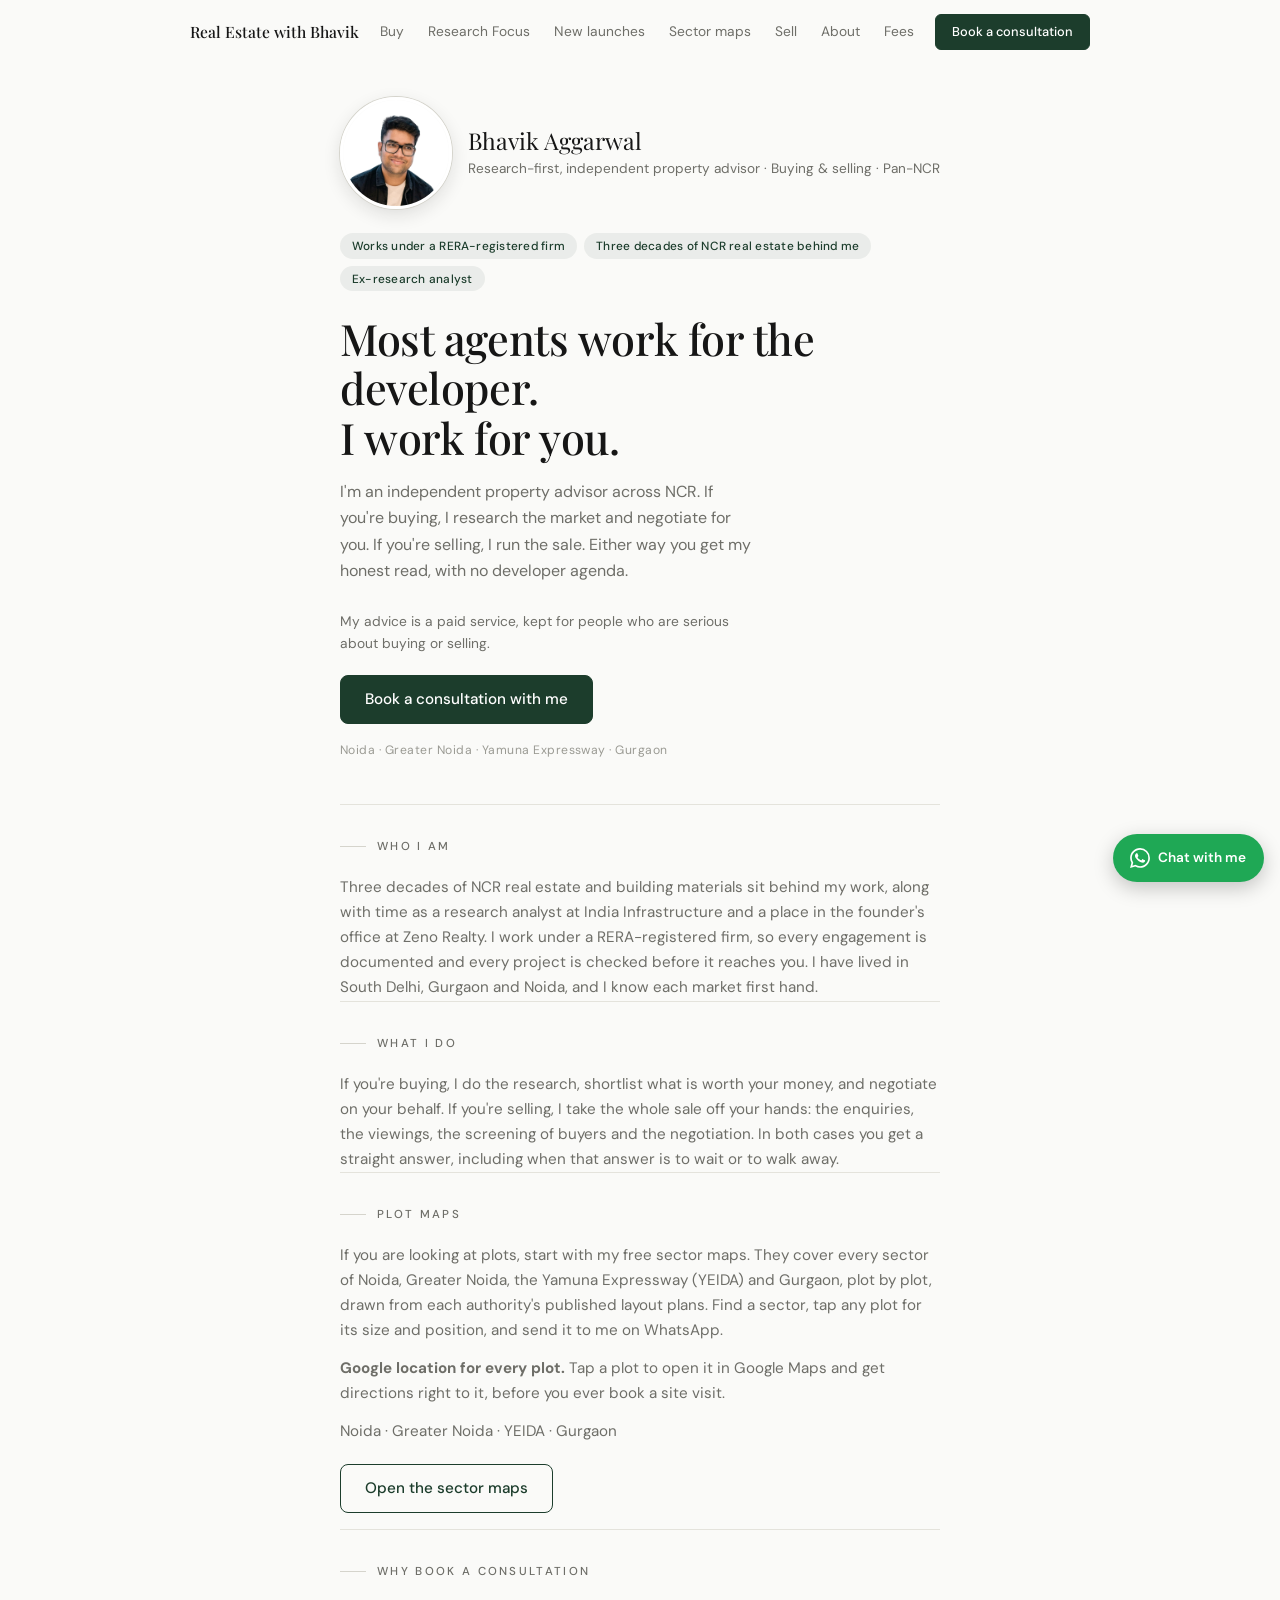
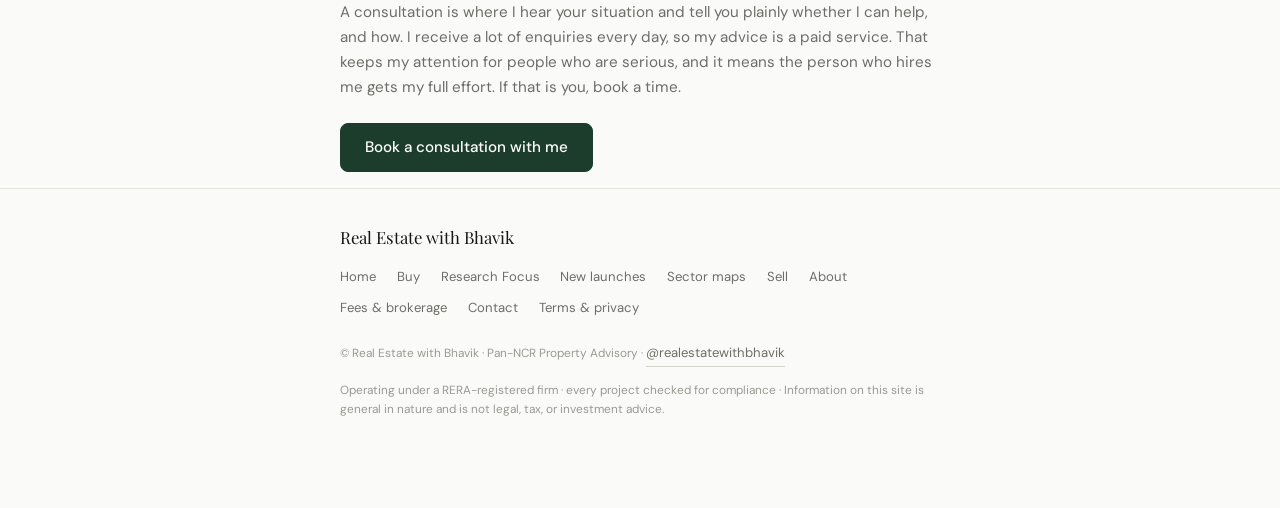
<file: index.html>
<!DOCTYPE html>
<html lang="en">

<head>
  <meta charset="UTF-8">
  <meta name="viewport" content="width=device-width, initial-scale=1.0">
  <title>Real Estate with Bhavik · Independent Property Advisor, Pan-NCR</title>
  <meta name="description" content="Independent property advisor across NCR. I research and negotiate for buyers and run the sale for owners, with no developer agenda. Book a consultation.">
  <link rel="canonical" href="https://www.realestatewithbhavik.com/">
  <meta property="og:title" content="Real Estate with Bhavik · Independent Property Advisor, Pan-NCR">
  <meta property="og:description" content="Independent property advisor across NCR. I research and negotiate for buyers and run the sale for owners, with no developer agenda. Book a consultation.">
  <meta property="og:type" content="website">
  <meta property="og:url" content="https://www.realestatewithbhavik.com/">

  <link rel="preconnect" href="https://fonts.googleapis.com">
  <link rel="preconnect" href="https://fonts.gstatic.com" crossorigin>
  <link href="https://fonts.googleapis.com/css2?family=Playfair+Display:wght@400;500;600&family=DM+Sans:wght@300;400;500;600&display=swap" rel="stylesheet">
  <link rel="stylesheet" href="assets/style.css">
</head>

<body>

  <header id="nav">
    <div class="wrap nav-inner">
      <a href="index.html" class="nav-name">Real Estate with Bhavik</a>
      <nav class="nav-links" aria-label="Main">
        <a href="advisory.html">Buy</a>
        <a href="research.html">Research Focus</a>
        <a href="launches.html">New launches</a>
        <a href="https://maps.realestatewithbhavik.com/" data-goatcounter-click="nav-sector-maps">Sector maps</a>
        <a href="mandates.html">Sell</a>
        <a href="about.html">About</a>
        <a href="fees.html">Fees</a>
      </nav>
      <div class="nav-right">
        <a class="btn btn-sm nav-cta" data-goatcounter-click="nav-consult" href="contact.html">Book a consultation</a>
        <details class="menu">
          <summary aria-label="Menu"><svg viewBox="0 0 24 24" fill="none" stroke="currentColor" stroke-width="2" stroke-linecap="round"><path d="M4 7h16M4 12h16M4 17h16"/></svg></summary>
          <nav class="menu-panel" aria-label="Menu">
          <a href="index.html">Home</a>
          <a href="advisory.html">Buy</a>
          <a href="research.html">Research Focus</a>
          <a href="launches.html">New launches</a>
          <a href="https://maps.realestatewithbhavik.com/" data-goatcounter-click="nav-sector-maps">Sector maps</a>
          <a href="mandates.html">Sell</a>
          <a href="about.html">About</a>
          <a href="fees.html">Fees</a>
          <a href="contact.html">Contact</a>
          <a class="btn btn-sm" data-goatcounter-click="menu-consult" href="contact.html">Book a consultation</a>
          </nav>
        </details>
      </div>
    </div>
  </header>

  <main>
    <section id="hero">
      <div class="wrap">

        <div class="id-row">
          <img class="id-photo" src="assets/bhavik.jpg" alt="Bhavik Aggarwal, independent property advisor">
          <div>
            <div class="id-name">Bhavik Aggarwal</div>
            <div class="id-role">Research-first, independent property advisor · Buying &amp; selling · Pan-NCR</div>
          </div>
        </div>

        <div class="cred-row">
          <span class="cred">Works under a RERA-registered firm</span>
          <span class="cred">Three decades of NCR real estate behind me</span>
          <span class="cred">Ex-research analyst</span>
        </div>

        <h1 class="hero-title">Most agents work for the developer.<br>I work for you.</h1>
        <p class="hero-sub">I'm an independent property advisor across NCR. If you're buying, I research the market and negotiate for you. If you're selling, I run the sale. Either way you get my honest read, with no developer agenda.</p>
        <p class="hero-quiet">My advice is a paid service, kept for people who are serious about buying or selling.</p>

        <div class="hero-ctas">
          <a class="btn btn-block" data-goatcounter-click="hero-consult" href="contact.html">Book a consultation with me</a>
        </div>
        <p class="hero-note" style="margin-top:1rem;">Noida · Greater Noida · Yamuna Expressway · Gurgaon</p>

      </div>
    </section>

    <div class="wrap">
      <section class="home-block reveal" style="padding-bottom:0;border-top:1px solid var(--line);">
        <div class="eyebrow">Who I am</div>
        <p>Three decades of NCR real estate and building materials sit behind my work, along with time as a research analyst at India Infrastructure and a place in the founder's office at Zeno Realty. I work under a RERA-registered firm, so every engagement is documented and every project is checked before it reaches you. I have lived in South Delhi, Gurgaon and Noida, and I know each market first hand.</p>
      </section>

      <section class="home-block reveal" style="padding-bottom:0;">
        <div class="eyebrow">What I do</div>
        <p>If you're buying, I do the research, shortlist what is worth your money, and negotiate on your behalf. If you're selling, I take the whole sale off your hands: the enquiries, the viewings, the screening of buyers and the negotiation. In both cases you get a straight answer, including when that answer is to wait or to walk away.</p>
      </section>

      <section class="home-block reveal" style="padding-bottom:0;">
        <div class="eyebrow">Plot maps</div>
        <p>If you are looking at plots, start with my free sector maps. They cover every sector of Noida, Greater Noida, the Yamuna Expressway (YEIDA) and Gurgaon, plot by plot, drawn from each authority's published layout plans. Find a sector, tap any plot for its size and position, and send it to me on WhatsApp.</p>
        <p style="margin-top:0.8rem;"><strong>Google location for every plot.</strong> Tap a plot to open it in Google Maps and get directions right to it, before you ever book a site visit.</p>
        <p style="margin-top:0.8rem;"><a href="https://maps.realestatewithbhavik.com/noida/">Noida</a> · <a href="https://maps.realestatewithbhavik.com/greater-noida/">Greater Noida</a> · <a href="https://maps.realestatewithbhavik.com/yeida/">YEIDA</a> · <a href="https://maps.realestatewithbhavik.com/gurgaon/">Gurgaon</a></p>
        <div class="hero-ctas" style="margin-top:1.2rem;">
          <a class="btn btn-ghost btn-block" data-goatcounter-click="home-sector-maps" href="https://maps.realestatewithbhavik.com/">Open the sector maps</a>
        </div>
      </section>

      <section class="home-block reveal" style="padding-bottom:0;">
        <div class="eyebrow">Why book a consultation</div>
        <p>A consultation is where I hear your situation and tell you plainly whether I can help, and how. I receive a lot of enquiries every day, so my advice is a paid service. That keeps my attention for people who are serious, and it means the person who hires me gets my full effort. If that is you, book a time.</p>
        <div class="hero-ctas" style="margin-top:1.4rem;">
          <a class="btn btn-block" data-goatcounter-click="home-consult" href="contact.html">Book a consultation with me</a>
        </div>
      </section>
    </div>

  </main>

  <footer>
    <div class="wrap">
      <div class="foot-brand">Real Estate with Bhavik</div>
      <nav class="foot-nav" aria-label="Footer">
        <a href="index.html">Home</a>
        <a href="advisory.html">Buy</a>
        <a href="research.html">Research Focus</a>
        <a href="launches.html">New launches</a>
        <a href="https://maps.realestatewithbhavik.com/" data-goatcounter-click="nav-sector-maps">Sector maps</a>
        <a href="mandates.html">Sell</a>
        <a href="about.html">About</a>
        <a href="fees.html">Fees &amp; brokerage</a>
        <a href="contact.html">Contact</a>
        <a href="legal.html">Terms &amp; privacy</a>
      </nav>
      <p class="foot-line">© Real Estate with Bhavik · Pan-NCR Property Advisory · <a class="ig-link" style="margin:0;" href="https://instagram.com/realestatewithbhavik" target="_blank" rel="noopener">@realestatewithbhavik</a></p>
      <p class="foot-line">Operating under a RERA-registered firm · every project checked for compliance · Information on this site is general in nature and is not legal, tax, or investment advice.</p>
    </div>
  </footer>

  <a id="wa-fab" data-goatcounter-click="whatsapp-fab" href="https://wa.me/917011733205?text=Hi%20Bhavik%2C%20I%20have%20a%20question%20about%20buying%20in%20NCR." target="_blank" rel="noopener" aria-label="Chat with Bhavik on WhatsApp">
    <svg viewBox="0 0 24 24" fill="currentColor" aria-hidden="true"><path d="M17.472 14.382c-.297-.149-1.758-.867-2.03-.967-.273-.099-.471-.148-.67.15-.197.297-.767.966-.94 1.164-.173.199-.347.223-.644.075-.297-.15-1.255-.463-2.39-1.475-.883-.788-1.48-1.761-1.653-2.059-.173-.297-.018-.458.13-.606.134-.133.297-.347.446-.52.149-.174.198-.298.298-.497.099-.198.05-.371-.025-.52-.075-.149-.669-1.612-.916-2.207-.242-.579-.487-.5-.669-.51-.173-.008-.371-.01-.57-.01-.198 0-.52.074-.792.372-.272.297-1.04 1.016-1.04 2.479 0 1.462 1.065 2.875 1.213 3.074.149.198 2.096 3.2 5.077 4.487.709.306 1.262.489 1.694.625.712.227 1.36.195 1.871.118.571-.085 1.758-.719 2.006-1.413.248-.694.248-1.289.173-1.413-.074-.124-.272-.198-.57-.347m-5.421 7.403h-.004a9.87 9.87 0 0 1-5.031-1.378l-.361-.214-3.741.982.998-3.648-.235-.374a9.86 9.86 0 0 1-1.51-5.26c.001-5.45 4.436-9.884 9.888-9.884 2.64 0 5.122 1.03 6.988 2.898a9.825 9.825 0 0 1 2.893 6.994c-.003 5.45-4.437 9.884-9.885 9.884m8.413-18.297A11.815 11.815 0 0 0 12.05 0C5.495 0 .16 5.335.157 11.892c0 2.096.547 4.142 1.588 5.945L.057 24l6.305-1.654a11.882 11.882 0 0 0 5.683 1.448h.005c6.554 0 11.89-5.335 11.893-11.893a11.821 11.821 0 0 0-3.48-8.413Z"/></svg>
    <span>Chat with me</span>
  </a>

  <script src="assets/site.js"></script>
  <script data-goatcounter="https://realestatewithbhavik.goatcounter.com/count" async src="//gc.zgo.at/count.js"></script>

</body>

</html>
</file>
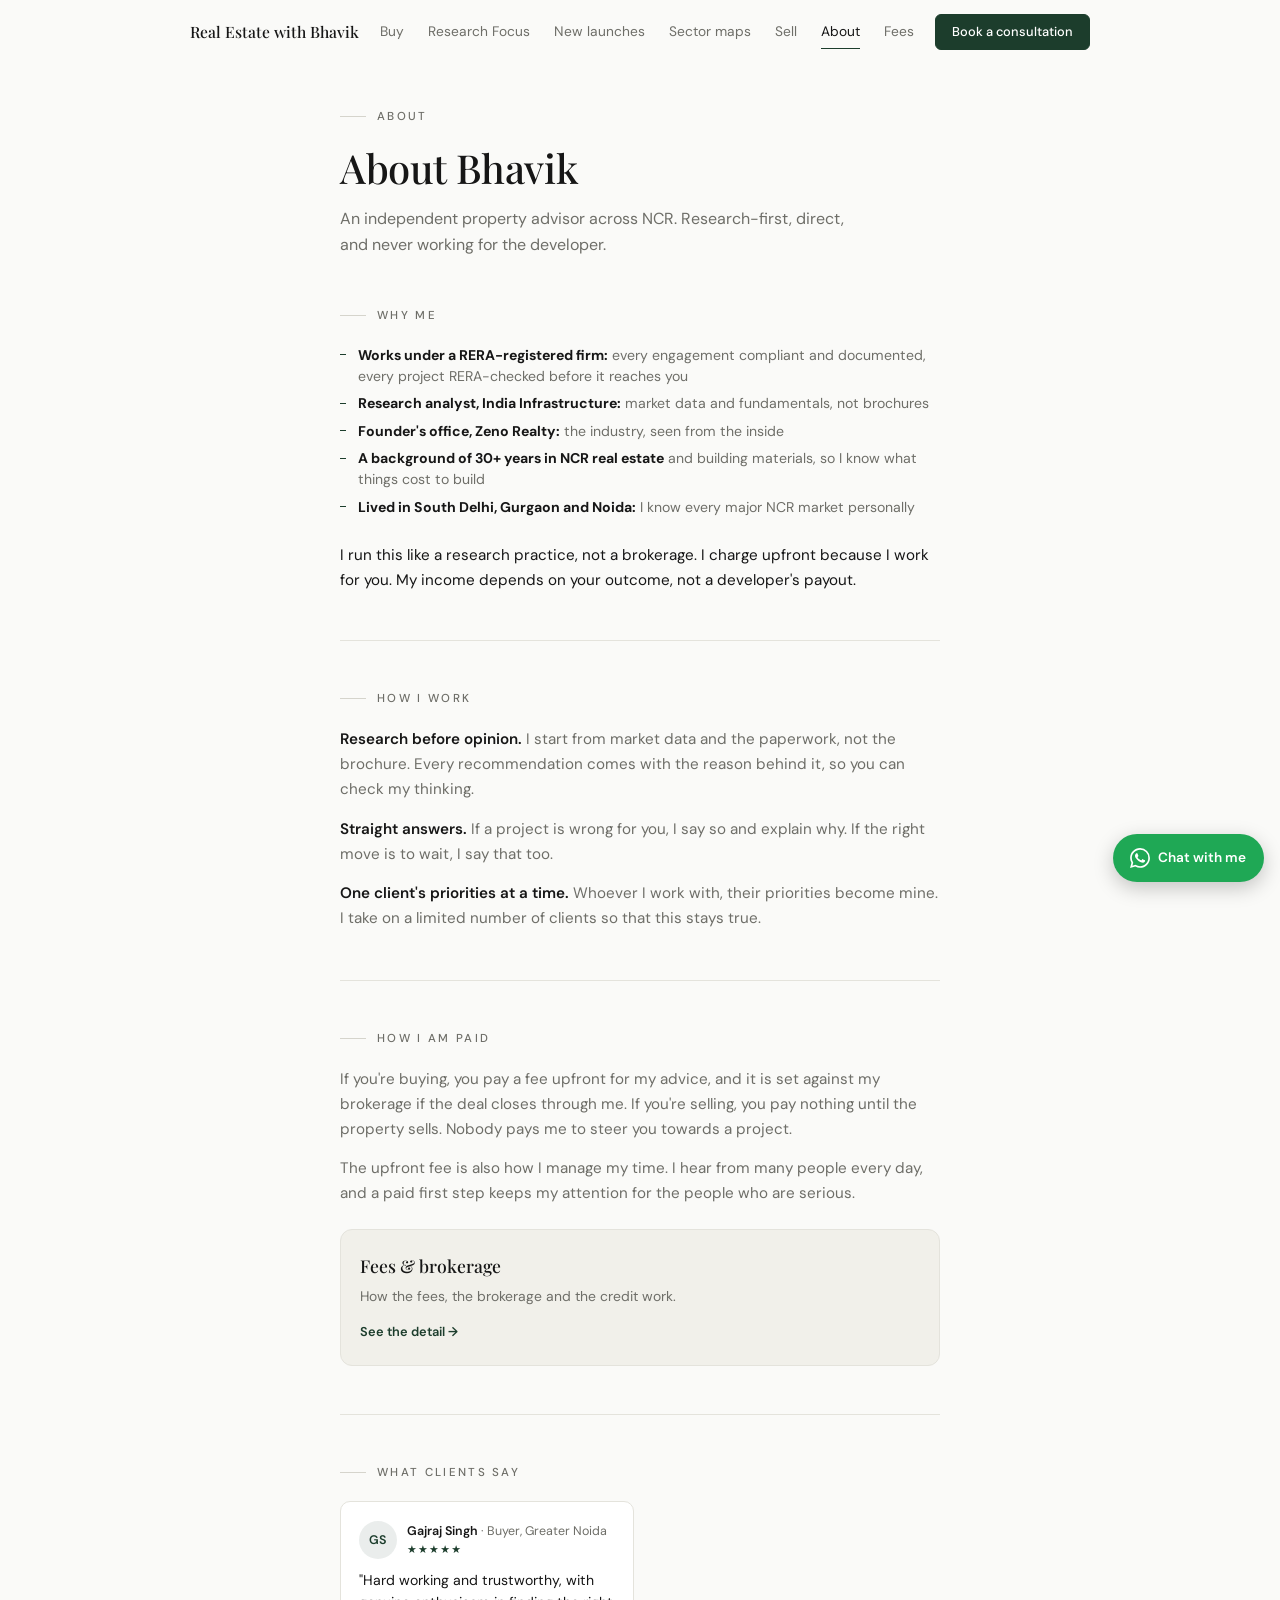
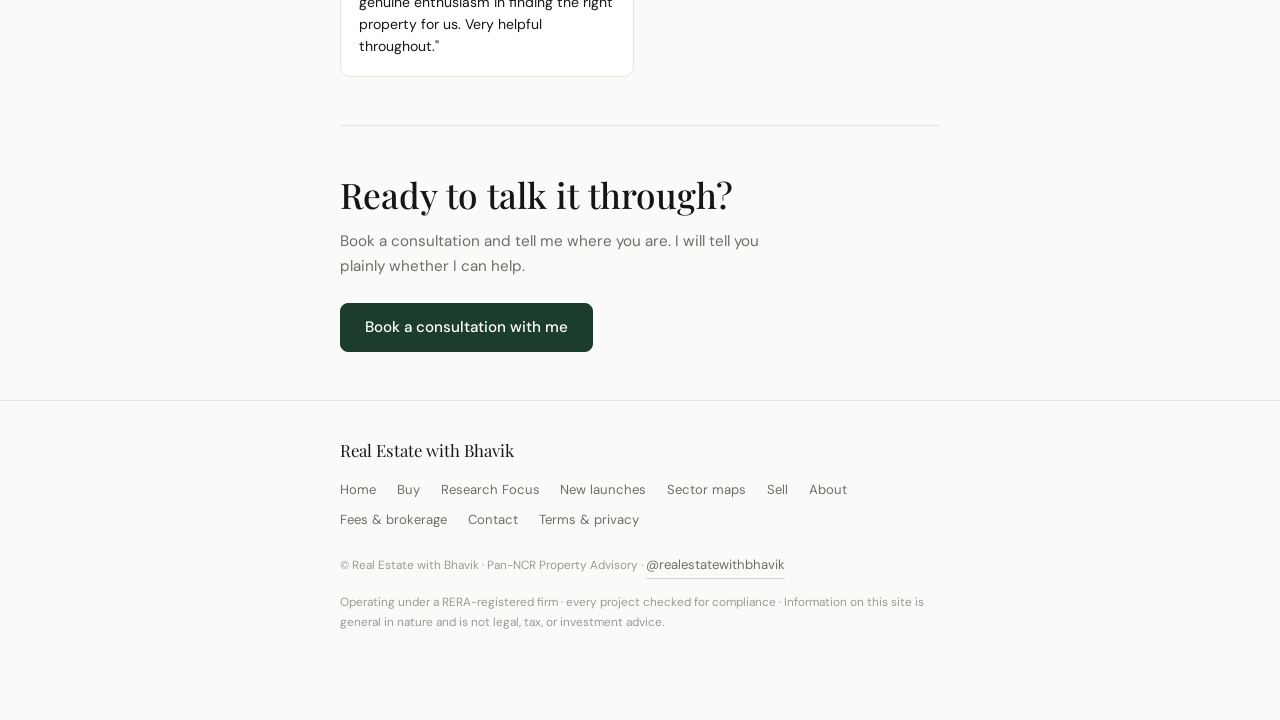
<file: about.html>
<!DOCTYPE html>
<html lang="en">

<head>
  <meta charset="UTF-8">
  <meta name="viewport" content="width=device-width, initial-scale=1.0">
  <title>About Bhavik · Real Estate with Bhavik</title>
  <meta name="description" content="Research-first independent property advisor across NCR. Three decades of NCR real estate, working under a RERA-registered firm.">
  <link rel="canonical" href="https://www.realestatewithbhavik.com/about.html">
  <meta property="og:title" content="About Bhavik · Real Estate with Bhavik">
  <meta property="og:description" content="Research-first independent property advisor across NCR. Three decades of NCR real estate, working under a RERA-registered firm.">
  <meta property="og:type" content="website">
  <meta property="og:url" content="https://www.realestatewithbhavik.com/about.html">

  <link rel="preconnect" href="https://fonts.googleapis.com">
  <link rel="preconnect" href="https://fonts.gstatic.com" crossorigin>
  <link href="https://fonts.googleapis.com/css2?family=Playfair+Display:wght@400;500;600&family=DM+Sans:wght@300;400;500;600&display=swap" rel="stylesheet">
  <link rel="stylesheet" href="assets/style.css">
</head>

<body>

  <header id="nav">
    <div class="wrap nav-inner">
      <a href="index.html" class="nav-name">Real Estate with Bhavik</a>
      <nav class="nav-links" aria-label="Main">
        <a href="advisory.html">Buy</a>
        <a href="research.html">Research Focus</a>
        <a href="launches.html">New launches</a>
        <a href="https://maps.realestatewithbhavik.com/" data-goatcounter-click="nav-sector-maps">Sector maps</a>
        <a href="mandates.html">Sell</a>
        <a href="about.html" aria-current="page">About</a>
        <a href="fees.html">Fees</a>
      </nav>
      <div class="nav-right">
        <a class="btn btn-sm nav-cta" data-goatcounter-click="nav-consult" href="contact.html">Book a consultation</a>
        <details class="menu">
          <summary aria-label="Menu"><svg viewBox="0 0 24 24" fill="none" stroke="currentColor" stroke-width="2" stroke-linecap="round"><path d="M4 7h16M4 12h16M4 17h16"/></svg></summary>
          <nav class="menu-panel" aria-label="Menu">
          <a href="index.html">Home</a>
          <a href="advisory.html">Buy</a>
          <a href="research.html">Research Focus</a>
          <a href="launches.html">New launches</a>
          <a href="https://maps.realestatewithbhavik.com/" data-goatcounter-click="nav-sector-maps">Sector maps</a>
          <a href="mandates.html">Sell</a>
          <a href="about.html" aria-current="page">About</a>
          <a href="fees.html">Fees</a>
          <a href="contact.html">Contact</a>
          <a class="btn btn-sm" data-goatcounter-click="menu-consult" href="contact.html">Book a consultation</a>
          </nav>
        </details>
      </div>
    </div>
  </header>

  <main>
    <section class="page-head" style="padding-bottom:0;">
      <div class="wrap">
        <div class="eyebrow">About</div>
        <h1 class="page-title">About Bhavik</h1>
        <p class="page-lede">An independent property advisor across NCR. Research-first, direct, and never working for the developer.</p>
      </div>
    </section>

    <section id="why">
      <div class="wrap reveal">
        <div class="eyebrow">Why me</div>
        <ul class="dash-list why-list">
          <li><strong class="ink">Works under a RERA-registered firm:</strong> every engagement compliant and documented, every project RERA-checked before it reaches you</li>
          <li><strong class="ink">Research analyst, India Infrastructure:</strong> market data and fundamentals, not brochures</li>
          <li><strong class="ink">Founder's office, Zeno Realty:</strong> the industry, seen from the inside</li>
          <li><strong class="ink">A background of 30+ years in NCR real estate</strong> and building materials, so I know what things cost to build</li>
          <li><strong class="ink">Lived in South Delhi, Gurgaon and Noida:</strong> I know every major NCR market personally</li>
        </ul>
        <p class="note-line ink">I run this like a research practice, not a brokerage. I charge upfront because I work for you. My income depends on your outcome, not a developer's payout.</p>
      </div>
    </section>
    <div class="wrap"><div class="rule"></div></div>

    <section id="how">
      <div class="wrap reveal">
        <div class="eyebrow">How I work</div>
        <div class="stance-body" style="margin-top:0;">
          <p><strong>Research before opinion.</strong> I start from market data and the paperwork, not the brochure. Every recommendation comes with the reason behind it, so you can check my thinking.</p>
          <p><strong>Straight answers.</strong> If a project is wrong for you, I say so and explain why. If the right move is to wait, I say that too.</p>
          <p><strong>One client's priorities at a time.</strong> Whoever I work with, their priorities become mine. I take on a limited number of clients so that this stays true.</p>
        </div>
      </div>
    </section>
    <div class="wrap"><div class="rule"></div></div>

    <section id="paid">
      <div class="wrap reveal">
        <div class="eyebrow">How I am paid</div>
        <div class="stance-body">
          <p>If you're buying, you pay a fee upfront for my advice, and it is set against my brokerage if the deal closes through me. If you're selling, you pay nothing until the property sells. Nobody pays me to steer you towards a project.</p>
          <p>The upfront fee is also how I manage my time. I hear from many people every day, and a paid first step keeps my attention for the people who are serious.</p>
        </div>
        <div class="cta-row">
          <a class="link-card" href="fees.html" style="flex:1;"><strong>Fees &amp; brokerage</strong><p>How the fees, the brokerage and the credit work.</p><span>See the detail →</span></a>
        </div>
      </div>
    </section>
    <div class="wrap"><div class="rule"></div></div>

    <section id="testimonials">
      <div class="wrap reveal">
        <div class="eyebrow">What clients say</div>
        <div class="t-grid">

          <div class="t-card">
            <div class="t-head">
              <div class="t-avatar">GS</div>
              <div>
                <p class="t-who"><strong>Gajraj Singh</strong> · Buyer, Greater Noida</p>
                <div class="t-stars">★★★★★</div>
              </div>
            </div>
            <p class="t-quote">"Hard working and trustworthy, with genuine enthusiasm in finding the right property for us. Very helpful throughout."</p>
          </div>

          <!-- DRAFT QUOTES, hidden until real clients approve them.
               To publish one: move its card above this comment block, then replace
               [Client name] with the client's name and the icon with their initials.

          <div class="t-card">
            <div class="t-head">
              <div class="t-avatar"><svg viewBox="0 0 24 24" fill="none" stroke="currentColor" stroke-width="2" stroke-linecap="round"><circle cx="12" cy="8" r="4"/><path d="M4 21c0-4 3.5-6 8-6s8 2 8 6"/></svg></div>
              <div>
                <p class="t-who"><strong>[Client name]</strong> · Buyer, Noida</p>
                <div class="t-stars">★★★★★</div>
              </div>
            </div>
            <p class="t-quote">"He shortlisted three projects and told us exactly what was wrong with each one, including the one he recommended. That honesty is rare."</p>
          </div>

          <div class="t-card">
            <div class="t-head">
              <div class="t-avatar"><svg viewBox="0 0 24 24" fill="none" stroke="currentColor" stroke-width="2" stroke-linecap="round"><circle cx="12" cy="8" r="4"/><path d="M4 21c0-4 3.5-6 8-6s8 2 8 6"/></svg></div>
              <div>
                <p class="t-who"><strong>[Client name]</strong> · NRI Buyer</p>
                <div class="t-stars">★★★★★</div>
              </div>
            </div>
            <p class="t-quote">"I'm based abroad. The video walkthroughs of the flat, the society and the access roads meant I could decide from another country with confidence."</p>
          </div>

          <div class="t-card">
            <div class="t-head">
              <div class="t-avatar"><svg viewBox="0 0 24 24" fill="none" stroke="currentColor" stroke-width="2" stroke-linecap="round"><circle cx="12" cy="8" r="4"/><path d="M4 21c0-4 3.5-6 8-6s8 2 8 6"/></svg></div>
              <div>
                <p class="t-who"><strong>[Client name]</strong> · Buyer, Greater Noida West</p>
                <div class="t-stars">★★★★★</div>
              </div>
            </div>
            <p class="t-quote">"The payment breakdown surfaced charges nobody had mentioned to us. We knew the real cost before signing, not after."</p>
          </div>

          <div class="t-card">
            <div class="t-head">
              <div class="t-avatar"><svg viewBox="0 0 24 24" fill="none" stroke="currentColor" stroke-width="2" stroke-linecap="round"><circle cx="12" cy="8" r="4"/><path d="M4 21c0-4 3.5-6 8-6s8 2 8 6"/></svg></div>
              <div>
                <p class="t-who"><strong>[Client name]</strong> · Buyer, Gurgaon</p>
                <div class="t-stars">★★★★★</div>
              </div>
            </div>
            <p class="t-quote">"He negotiated on our behalf and got us better terms than we would have settled for on our own."</p>
          </div>

          <div class="t-card">
            <div class="t-head">
              <div class="t-avatar"><svg viewBox="0 0 24 24" fill="none" stroke="currentColor" stroke-width="2" stroke-linecap="round"><circle cx="12" cy="8" r="4"/><path d="M4 21c0-4 3.5-6 8-6s8 2 8 6"/></svg></div>
              <div>
                <p class="t-who"><strong>[Client name]</strong> · First-time buyer, Noida</p>
                <div class="t-stars">★★★★★</div>
              </div>
            </div>
            <p class="t-quote">"For the first time it didn't feel like someone was selling to us. He was on our side of the table, start to finish."</p>
          </div>
          -->

        </div>
      </div>
    </section>
    <div class="wrap"><div class="rule"></div></div>
    <section id="about-cta">
      <div class="wrap reveal">
        <h2 class="final-title">Ready to talk it through?</h2>
        <p class="final-sub">Book a consultation and tell me where you are. I will tell you plainly whether I can help.</p>
        <div class="cta-row">
          <a class="btn btn-block" data-goatcounter-click="about-cta-main" href="contact.html">Book a consultation with me</a>
        </div>
      </div>
    </section>

  </main>

  <footer>
    <div class="wrap">
      <div class="foot-brand">Real Estate with Bhavik</div>
      <nav class="foot-nav" aria-label="Footer">
        <a href="index.html">Home</a>
        <a href="advisory.html">Buy</a>
        <a href="research.html">Research Focus</a>
        <a href="launches.html">New launches</a>
        <a href="https://maps.realestatewithbhavik.com/" data-goatcounter-click="nav-sector-maps">Sector maps</a>
        <a href="mandates.html">Sell</a>
        <a href="about.html">About</a>
        <a href="fees.html">Fees &amp; brokerage</a>
        <a href="contact.html">Contact</a>
        <a href="legal.html">Terms &amp; privacy</a>
      </nav>
      <p class="foot-line">© Real Estate with Bhavik · Pan-NCR Property Advisory · <a class="ig-link" style="margin:0;" href="https://instagram.com/realestatewithbhavik" target="_blank" rel="noopener">@realestatewithbhavik</a></p>
      <p class="foot-line">Operating under a RERA-registered firm · every project checked for compliance · Information on this site is general in nature and is not legal, tax, or investment advice.</p>
    </div>
  </footer>

  <a id="wa-fab" data-goatcounter-click="whatsapp-fab" href="https://wa.me/917011733205?text=Hi%20Bhavik%2C%20I%20have%20a%20question%20about%20buying%20in%20NCR." target="_blank" rel="noopener" aria-label="Chat with Bhavik on WhatsApp">
    <svg viewBox="0 0 24 24" fill="currentColor" aria-hidden="true"><path d="M17.472 14.382c-.297-.149-1.758-.867-2.03-.967-.273-.099-.471-.148-.67.15-.197.297-.767.966-.94 1.164-.173.199-.347.223-.644.075-.297-.15-1.255-.463-2.39-1.475-.883-.788-1.48-1.761-1.653-2.059-.173-.297-.018-.458.13-.606.134-.133.297-.347.446-.52.149-.174.198-.298.298-.497.099-.198.05-.371-.025-.52-.075-.149-.669-1.612-.916-2.207-.242-.579-.487-.5-.669-.51-.173-.008-.371-.01-.57-.01-.198 0-.52.074-.792.372-.272.297-1.04 1.016-1.04 2.479 0 1.462 1.065 2.875 1.213 3.074.149.198 2.096 3.2 5.077 4.487.709.306 1.262.489 1.694.625.712.227 1.36.195 1.871.118.571-.085 1.758-.719 2.006-1.413.248-.694.248-1.289.173-1.413-.074-.124-.272-.198-.57-.347m-5.421 7.403h-.004a9.87 9.87 0 0 1-5.031-1.378l-.361-.214-3.741.982.998-3.648-.235-.374a9.86 9.86 0 0 1-1.51-5.26c.001-5.45 4.436-9.884 9.888-9.884 2.64 0 5.122 1.03 6.988 2.898a9.825 9.825 0 0 1 2.893 6.994c-.003 5.45-4.437 9.884-9.885 9.884m8.413-18.297A11.815 11.815 0 0 0 12.05 0C5.495 0 .16 5.335.157 11.892c0 2.096.547 4.142 1.588 5.945L.057 24l6.305-1.654a11.882 11.882 0 0 0 5.683 1.448h.005c6.554 0 11.89-5.335 11.893-11.893a11.821 11.821 0 0 0-3.48-8.413Z"/></svg>
    <span>Chat with me</span>
  </a>

  <script src="assets/site.js"></script>
  <script data-goatcounter="https://realestatewithbhavik.goatcounter.com/count" async src="//gc.zgo.at/count.js"></script>

</body>

</html>
</file>
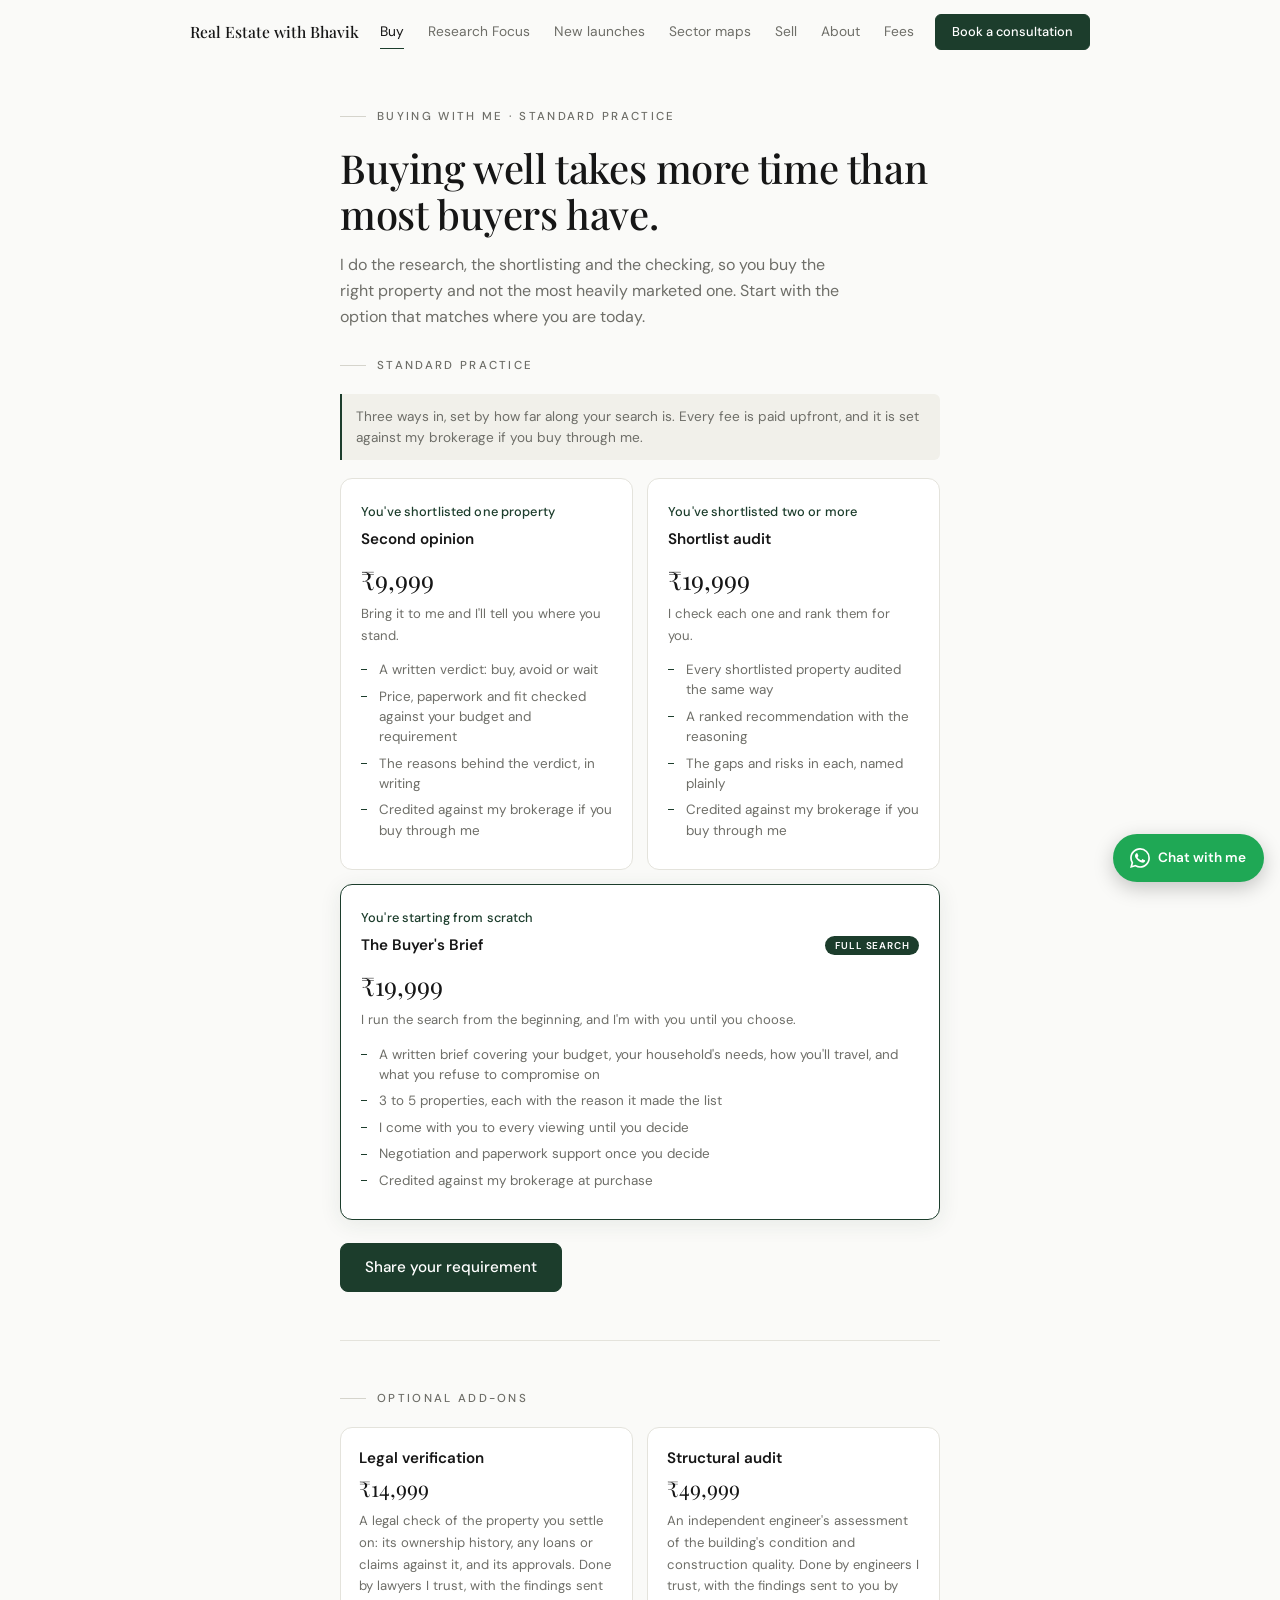
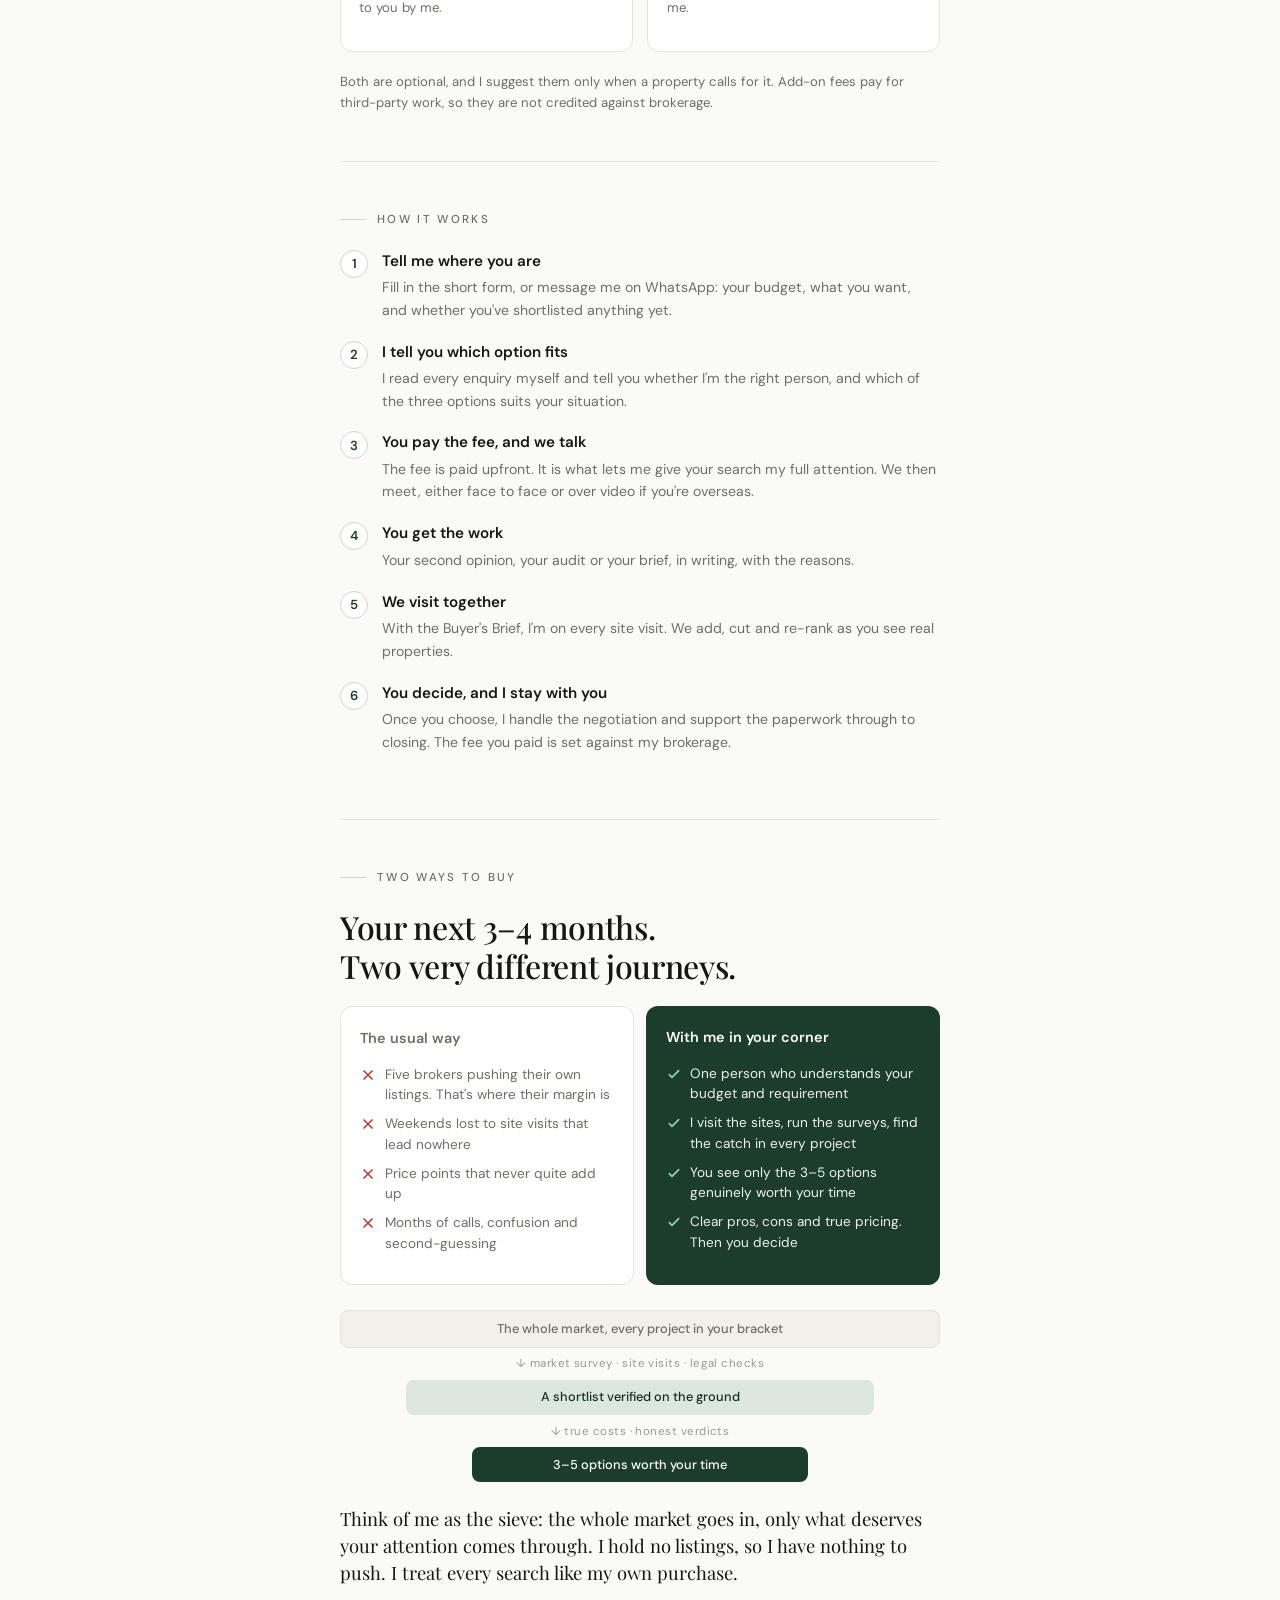
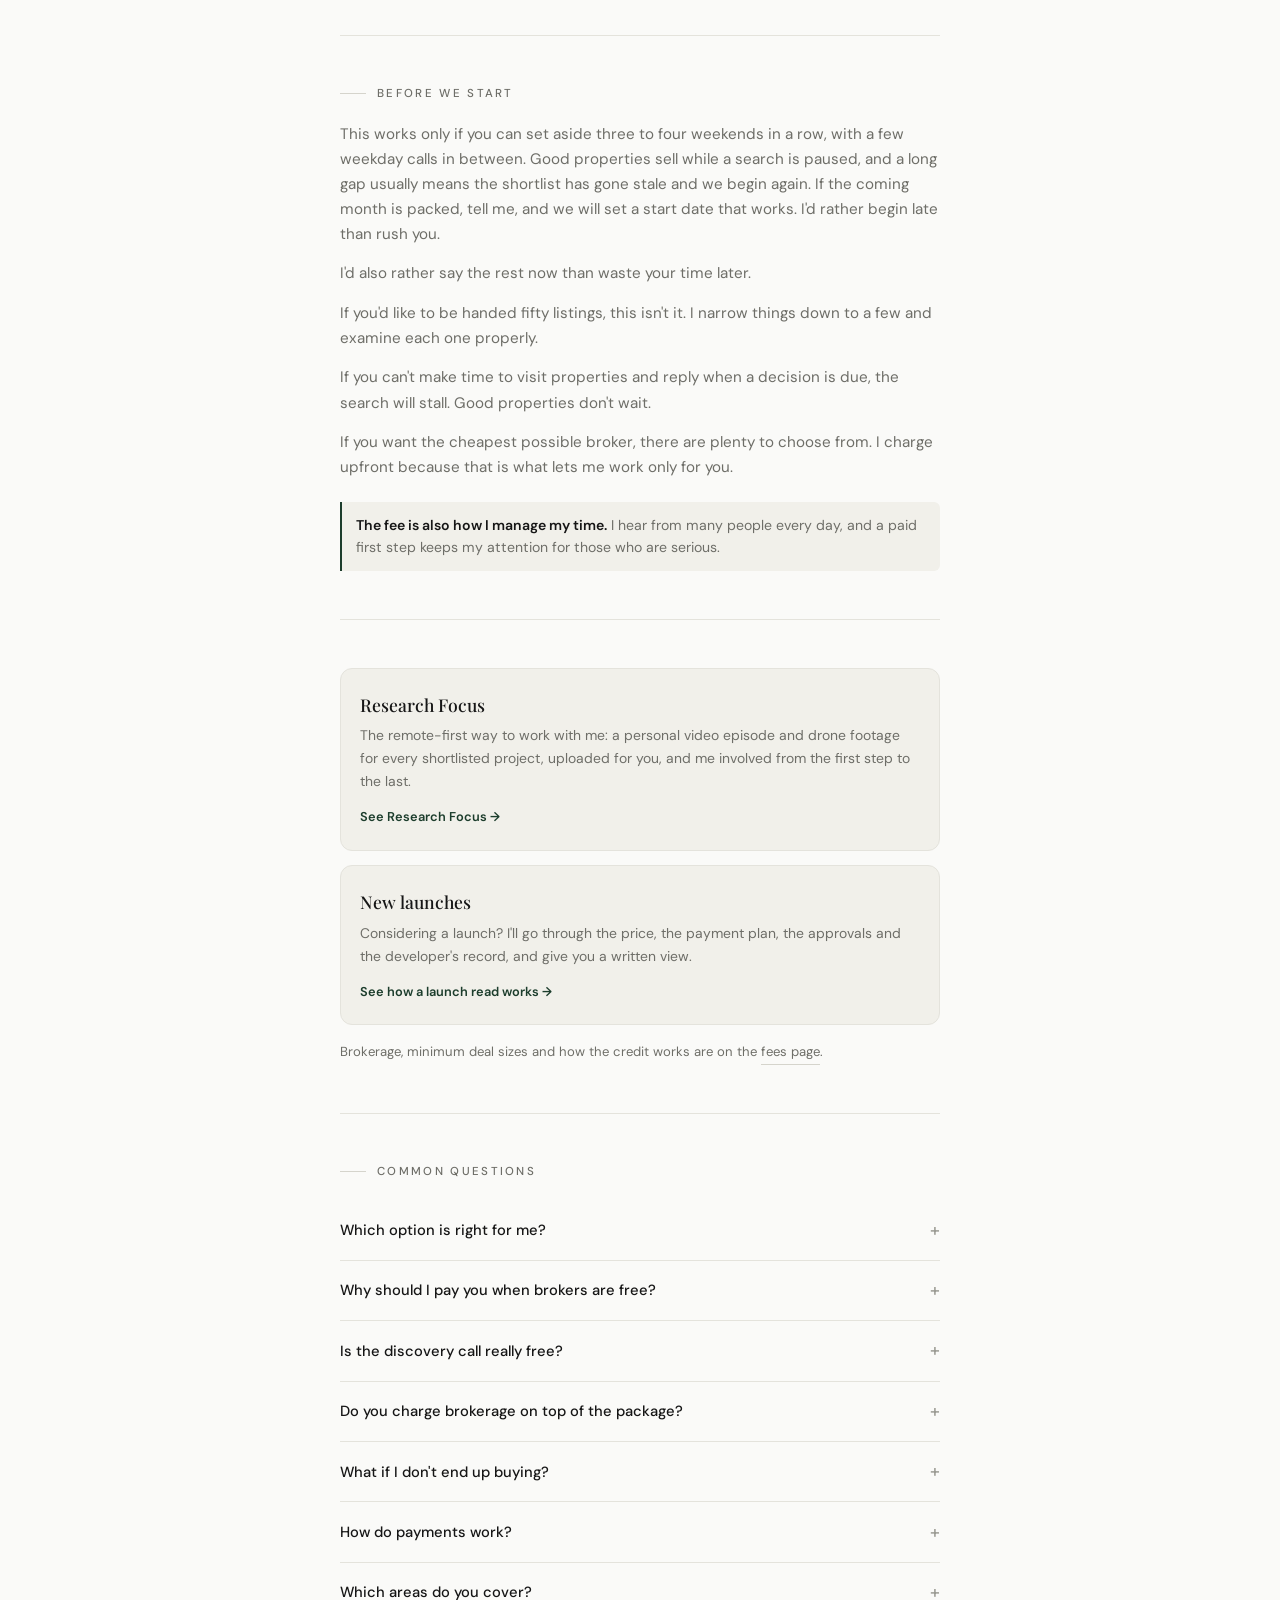
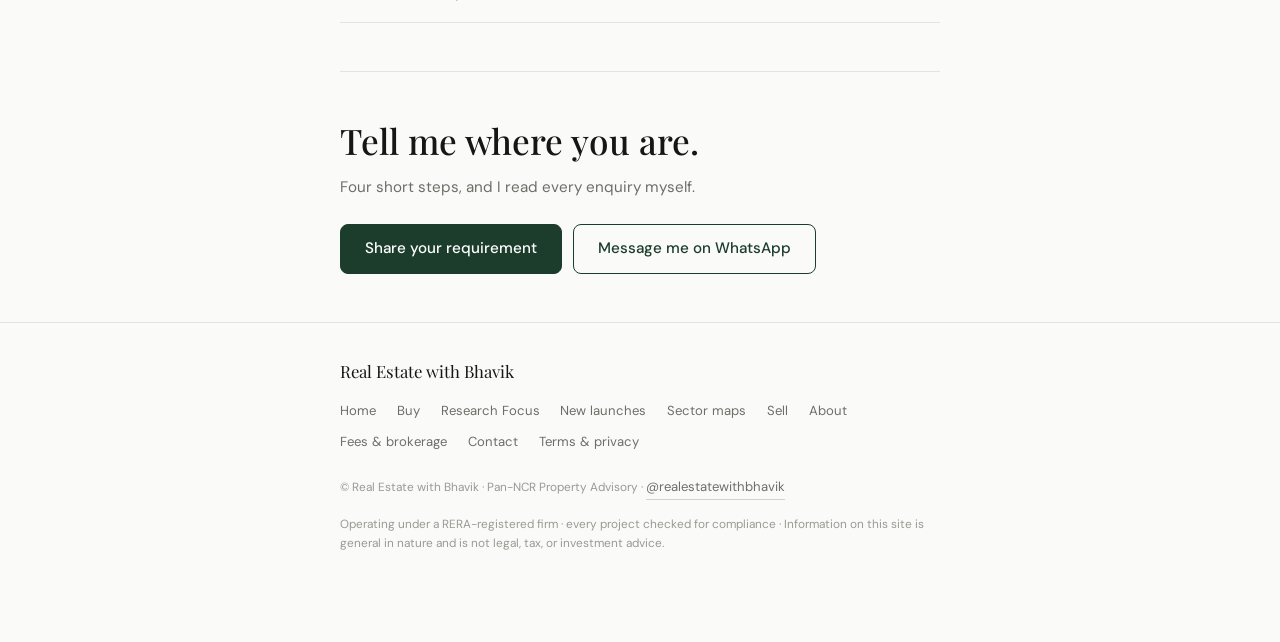
<file: advisory.html>
<!DOCTYPE html>
<html lang="en">

<head>
  <meta charset="UTF-8">
  <meta name="viewport" content="width=device-width, initial-scale=1.0">
  <title>Buying with me · Standard Practice · Real Estate with Bhavik</title>
  <meta name="description" content="Standard Practice for NCR property buyers: a second opinion, a shortlist audit or a full search, set by where you are in your search.">
  <link rel="canonical" href="https://www.realestatewithbhavik.com/advisory.html">
  <meta property="og:title" content="Buying with me · Standard Practice · Real Estate with Bhavik">
  <meta property="og:description" content="Standard Practice for NCR property buyers: a second opinion, a shortlist audit or a full search, set by where you are in your search.">
  <meta property="og:type" content="website">
  <meta property="og:url" content="https://www.realestatewithbhavik.com/advisory.html">

  <link rel="preconnect" href="https://fonts.googleapis.com">
  <link rel="preconnect" href="https://fonts.gstatic.com" crossorigin>
  <link href="https://fonts.googleapis.com/css2?family=Playfair+Display:wght@400;500;600&family=DM+Sans:wght@300;400;500;600&display=swap" rel="stylesheet">
  <link rel="stylesheet" href="assets/style.css">
</head>

<body>

  <header id="nav">
    <div class="wrap nav-inner">
      <a href="index.html" class="nav-name">Real Estate with Bhavik</a>
      <nav class="nav-links" aria-label="Main">
        <a href="advisory.html" aria-current="page">Buy</a>
        <a href="research.html">Research Focus</a>
        <a href="launches.html">New launches</a>
        <a href="https://maps.realestatewithbhavik.com/" data-goatcounter-click="nav-sector-maps">Sector maps</a>
        <a href="mandates.html">Sell</a>
        <a href="about.html">About</a>
        <a href="fees.html">Fees</a>
      </nav>
      <div class="nav-right">
        <a class="btn btn-sm nav-cta" data-goatcounter-click="nav-consult" href="contact.html">Book a consultation</a>
        <details class="menu">
          <summary aria-label="Menu"><svg viewBox="0 0 24 24" fill="none" stroke="currentColor" stroke-width="2" stroke-linecap="round"><path d="M4 7h16M4 12h16M4 17h16"/></svg></summary>
          <nav class="menu-panel" aria-label="Menu">
          <a href="index.html">Home</a>
          <a href="advisory.html" aria-current="page">Buy</a>
          <a href="research.html">Research Focus</a>
          <a href="launches.html">New launches</a>
          <a href="https://maps.realestatewithbhavik.com/" data-goatcounter-click="nav-sector-maps">Sector maps</a>
          <a href="mandates.html">Sell</a>
          <a href="about.html">About</a>
          <a href="fees.html">Fees</a>
          <a href="contact.html">Contact</a>
          <a class="btn btn-sm" data-goatcounter-click="menu-consult" href="contact.html">Book a consultation</a>
          </nav>
        </details>
      </div>
    </div>
  </header>

  <main>
    <section class="page-head" style="padding-bottom:0;">
      <div class="wrap">
        <div class="eyebrow">Buying with me · Standard Practice</div>
        <h1 class="page-title">Buying well takes more time than most buyers have.</h1>
        <p class="page-lede">I do the research, the shortlisting and the checking, so you buy the right property and not the most heavily marketed one. Start with the option that matches where you are today.</p>
      </div>
    </section>

    <section id="standard" style="padding-top:1.6rem;">
      <div class="wrap reveal">
        <div class="eyebrow">Standard Practice</div>
        <p class="cards-intro">Three ways in, set by how far along your search is. Every fee is paid upfront, and it is set against my brokerage if you buy through me.</p>
        <div class="cards">

          <article class="card">
            <div class="who">You've shortlisted one property</div>
            <div class="card-top"><span class="card-name">Second opinion</span></div>
            <div class="card-price">₹9,999</div>
            <div class="card-desc">Bring it to me and I'll tell you where you stand.</div>
            <ul class="dash-list">
              <li>A written verdict: buy, avoid or wait</li>
              <li>Price, paperwork and fit checked against your budget and requirement</li>
              <li>The reasons behind the verdict, in writing</li>
              <li>Credited against my brokerage if you buy through me</li>
            </ul>
          </article>

          <article class="card">
            <div class="who">You've shortlisted two or more</div>
            <div class="card-top"><span class="card-name">Shortlist audit</span></div>
            <div class="card-price">₹19,999</div>
            <div class="card-desc">I check each one and rank them for you.</div>
            <ul class="dash-list">
              <li>Every shortlisted property audited the same way</li>
              <li>A ranked recommendation with the reasoning</li>
              <li>The gaps and risks in each, named plainly</li>
              <li>Credited against my brokerage if you buy through me</li>
            </ul>
          </article>

          <article class="card featured span-2">
            <div class="who">You're starting from scratch</div>
            <div class="card-top"><span class="card-name">The Buyer's Brief</span><span class="badge">Full search</span></div>
            <div class="card-price">₹19,999</div>
            <div class="card-desc">I run the search from the beginning, and I'm with you until you choose.</div>
            <ul class="dash-list">
              <li>A written brief covering your budget, your household's needs, how you'll travel, and what you refuse to compromise on</li>
              <li>3 to 5 properties, each with the reason it made the list</li>
              <li>I come with you to every viewing until you decide</li>
              <li>Negotiation and paperwork support once you decide</li>
              <li>Credited against my brokerage at purchase</li>
            </ul>
          </article>

        </div>
        <div class="cta-row">
          <a class="btn btn-block" data-goatcounter-click="standard-tell" href="buy.html">Share your requirement</a>
        </div>
      </div>
    </section>

    <div class="wrap"><div class="rule"></div></div>

    <section id="addons">
      <div class="wrap reveal">
        <div class="eyebrow">Optional add-ons</div>
        <div class="addon-grid">
          <div class="addon">
            <div class="card-name">Legal verification</div>
            <div class="card-price">₹14,999</div>
            <p class="card-desc">A legal check of the property you settle on: its ownership history, any loans or claims against it, and its approvals. Done by lawyers I trust, with the findings sent to you by me.</p>
          </div>
          <div class="addon">
            <div class="card-name">Structural audit</div>
            <div class="card-price">₹49,999</div>
            <p class="card-desc">An independent engineer's assessment of the building's condition and construction quality. Done by engineers I trust, with the findings sent to you by me.</p>
          </div>
        </div>
        <p class="cards-note">Both are optional, and I suggest them only when a property calls for it. Add-on fees pay for third-party work, so they are not credited against brokerage.</p>
      </div>
    </section>
    <div class="wrap"><div class="rule"></div></div>

    <section id="how">
      <div class="wrap reveal">
        <div class="eyebrow">How it works</div>
        <ol class="steps">
          <li><div><strong>Tell me where you are</strong><span>Fill in the short form, or message me on WhatsApp: your budget, what you want, and whether you've shortlisted anything yet.</span></div></li>
          <li><div><strong>I tell you which option fits</strong><span>I read every enquiry myself and tell you whether I'm the right person, and which of the three options suits your situation.</span></div></li>
          <li><div><strong>You pay the fee, and we talk</strong><span>The fee is paid upfront. It is what lets me give your search my full attention. We then meet, either face to face or over video if you're overseas.</span></div></li>
          <li><div><strong>You get the work</strong><span>Your second opinion, your audit or your brief, in writing, with the reasons.</span></div></li>
          <li><div><strong>We visit together</strong><span>With the Buyer's Brief, I'm on every site visit. We add, cut and re-rank as you see real properties.</span></div></li>
          <li><div><strong>You decide, and I stay with you</strong><span>Once you choose, I handle the negotiation and support the paperwork through to closing. The fee you paid is set against my brokerage.</span></div></li>
        </ol>
      </div>
    </section>
    <div class="wrap"><div class="rule"></div></div>

    <section id="journey">
      <div class="wrap reveal">
        <div class="eyebrow">Two ways to buy</div>
        <h2 class="vs-title-line">Your next 3–4 months.<br>Two very different journeys.</h2>

        <div class="vs-grid">
          <div class="vs-col plain">
            <div class="vs-col-title">The usual way</div>
            <ul class="vs-list">
              <li><svg class="mark" viewBox="0 0 24 24" fill="none" stroke="currentColor" stroke-width="2.5" stroke-linecap="round"><path d="M18 6 6 18M6 6l12 12"/></svg>Five brokers pushing their own listings. That's where their margin is</li>
              <li><svg class="mark" viewBox="0 0 24 24" fill="none" stroke="currentColor" stroke-width="2.5" stroke-linecap="round"><path d="M18 6 6 18M6 6l12 12"/></svg>Weekends lost to site visits that lead nowhere</li>
              <li><svg class="mark" viewBox="0 0 24 24" fill="none" stroke="currentColor" stroke-width="2.5" stroke-linecap="round"><path d="M18 6 6 18M6 6l12 12"/></svg>Price points that never quite add up</li>
              <li><svg class="mark" viewBox="0 0 24 24" fill="none" stroke="currentColor" stroke-width="2.5" stroke-linecap="round"><path d="M18 6 6 18M6 6l12 12"/></svg>Months of calls, confusion and second-guessing</li>
            </ul>
          </div>

          <div class="vs-col mine">
            <div class="vs-col-title">With me in your corner</div>
            <ul class="vs-list">
              <li><svg class="mark" viewBox="0 0 24 24" fill="none" stroke="currentColor" stroke-width="2.5" stroke-linecap="round" stroke-linejoin="round"><path d="m5 13 4 4L19 7"/></svg>One person who understands your budget and requirement</li>
              <li><svg class="mark" viewBox="0 0 24 24" fill="none" stroke="currentColor" stroke-width="2.5" stroke-linecap="round" stroke-linejoin="round"><path d="m5 13 4 4L19 7"/></svg>I visit the sites, run the surveys, find the catch in every project</li>
              <li><svg class="mark" viewBox="0 0 24 24" fill="none" stroke="currentColor" stroke-width="2.5" stroke-linecap="round" stroke-linejoin="round"><path d="m5 13 4 4L19 7"/></svg>You see only the 3–5 options genuinely worth your time</li>
              <li><svg class="mark" viewBox="0 0 24 24" fill="none" stroke="currentColor" stroke-width="2.5" stroke-linecap="round" stroke-linejoin="round"><path d="m5 13 4 4L19 7"/></svg>Clear pros, cons and true pricing. Then you decide</li>
            </ul>
          </div>
        </div>

        <div class="funnel" role="img" aria-label="The whole market is filtered down to the three to five options worth your time">
          <div class="funnel-row f1">The whole market, every project in your bracket</div>
          <div class="funnel-arrow">↓ market survey · site visits · legal checks</div>
          <div class="funnel-row f2">A shortlist verified on the ground</div>
          <div class="funnel-arrow">↓ true costs · honest verdicts</div>
          <div class="funnel-row f3">3–5 options worth your time</div>
        </div>

        <p class="closer">Think of me as the sieve: the whole market goes in, only what deserves your attention comes through. I hold no listings, so I have nothing to push. I treat every search like my own purchase.</p>
      </div>
    </section>
    <div class="wrap"><div class="rule"></div></div>

    <section id="fit">
      <div class="wrap reveal">
        <div class="eyebrow">Before we start</div>
        <div class="stance-body">
          <p>This works only if you can set aside three to four weekends in a row, with a few weekday calls in between. Good properties sell while a search is paused, and a long gap usually means the shortlist has gone stale and we begin again. If the coming month is packed, tell me, and we will set a start date that works. I'd rather begin late than rush you.</p>
          <p>I'd also rather say the rest now than waste your time later.</p>
          <p>If you'd like to be handed fifty listings, this isn't it. I narrow things down to a few and examine each one properly.</p>
          <p>If you can't make time to visit properties and reply when a decision is due, the search will stall. Good properties don't wait.</p>
          <p>If you want the cheapest possible broker, there are plenty to choose from. I charge upfront because that is what lets me work only for you.</p>
        </div>
        <p class="stance-note"><strong>The fee is also how I manage my time.</strong> I hear from many people every day, and a paid first step keeps my attention for those who are serious.</p>
      </div>
    </section>
    <div class="wrap"><div class="rule"></div></div>

    <section id="deeper">
      <div class="wrap reveal">
        <a class="link-card" href="research.html" data-goatcounter-click="to-research">
          <strong>Research Focus</strong>
          <p>The remote-first way to work with me: a personal video episode and drone footage for every shortlisted project, uploaded for you, and me involved from the first step to the last.</p>
          <span>See Research Focus →</span>
        </a>
        <a class="link-card" href="launches.html" data-goatcounter-click="to-launches" style="margin-top:0.9rem;">
          <strong>New launches</strong>
          <p>Considering a launch? I'll go through the price, the payment plan, the approvals and the developer's record, and give you a written view.</p>
          <span>See how a launch read works →</span>
        </a>
        <p class="cards-note" style="margin-top:1rem;">Brokerage, minimum deal sizes and how the credit works are on the <a class="ig-link" style="margin:0;" href="fees.html">fees page</a>.</p>
      </div>
    </section>
    <div class="wrap"><div class="rule"></div></div>

    <section id="faq">
      <div class="wrap reveal">
        <div class="eyebrow">Common questions</div>
        <div class="faq">
          <details>
            <summary>Which option is right for me?</summary>
            <p>Start from where you are. If you have one property shortlisted, take the second opinion. If you have two or more, take the shortlist audit. If you have nothing yet, take the Buyer's Brief. If you want video and drone footage of every project, and me involved from start to finish, look at Research Focus.</p>
          </details>


          <details>
            <summary>Why should I pay you when brokers are free?</summary>
            <p>Brokers are free because the developer pays them, which means their advice serves whoever pays. My fee comes from you, so my only incentive is that you buy right. And every fee adjusts against brokerage at closure, so in total you don't pay more anyway.</p>
          </details>

          <details>
            <summary>Is the discovery call really free?</summary>
            <p>Yes, no charge, while I'm building out the practice. If it ever becomes unmanageable to keep it free, I'll introduce a fee for new bookings, but that won't affect a conversation already in progress.</p>
          </details>

          <details>
            <summary>Do you charge brokerage on top of the package?</summary>
            <p>Standard 1% brokerage applies at closure, same as anywhere else. But your advisory fee adjusts against it, so you never pay more than you would with a regular broker.</p>
          </details>

          <details>
            <summary>What if I don't end up buying?</summary>
            <p>The fee pays for the work delivered: research, shortlisting, site visits, negotiation time. It isn't refundable, but there's also no brokerage to pay.</p>
          </details>

          <details>
            <summary>How do payments work?</summary>
            <p>Directly and simply: we confirm on WhatsApp, you pay by UPI or bank transfer, you get a receipt. No gateways, no stored cards.</p>
          </details>

          <details>
            <summary>Which areas do you cover?</summary>
            <p>Noida, Greater Noida, Yamuna Expressway and Gurgaon as standard; the rest of NCR on request. Tier 2–3 cities via custom engagement.</p>
          </details>

        </div>
      </div>
    </section>
    <div class="wrap"><div class="rule"></div></div>
    <section id="adv-cta">
      <div class="wrap reveal">
        <h2 class="final-title">Tell me where you are.</h2>
        <p class="final-sub">Four short steps, and I read every enquiry myself.</p>
        <div class="cta-row">
          <a class="btn btn-block" data-goatcounter-click="adv-cta-main" href="buy.html">Share your requirement</a>
          <a class="btn btn-ghost btn-block" data-goatcounter-click="adv-cta-wa" href="https://wa.me/917011733205?text=Hi%20Bhavik%2C%20I%27d%20like%20to%20talk%20about%20buying." target="_blank" rel="noopener">Message me on WhatsApp</a>
        </div>
      </div>
    </section>

  </main>

  <footer>
    <div class="wrap">
      <div class="foot-brand">Real Estate with Bhavik</div>
      <nav class="foot-nav" aria-label="Footer">
        <a href="index.html">Home</a>
        <a href="advisory.html">Buy</a>
        <a href="research.html">Research Focus</a>
        <a href="launches.html">New launches</a>
        <a href="https://maps.realestatewithbhavik.com/" data-goatcounter-click="nav-sector-maps">Sector maps</a>
        <a href="mandates.html">Sell</a>
        <a href="about.html">About</a>
        <a href="fees.html">Fees &amp; brokerage</a>
        <a href="contact.html">Contact</a>
        <a href="legal.html">Terms &amp; privacy</a>
      </nav>
      <p class="foot-line">© Real Estate with Bhavik · Pan-NCR Property Advisory · <a class="ig-link" style="margin:0;" href="https://instagram.com/realestatewithbhavik" target="_blank" rel="noopener">@realestatewithbhavik</a></p>
      <p class="foot-line">Operating under a RERA-registered firm · every project checked for compliance · Information on this site is general in nature and is not legal, tax, or investment advice.</p>
    </div>
  </footer>

  <a id="wa-fab" data-goatcounter-click="whatsapp-fab" href="https://wa.me/917011733205?text=Hi%20Bhavik%2C%20I%20have%20a%20question%20about%20buying%20in%20NCR." target="_blank" rel="noopener" aria-label="Chat with Bhavik on WhatsApp">
    <svg viewBox="0 0 24 24" fill="currentColor" aria-hidden="true"><path d="M17.472 14.382c-.297-.149-1.758-.867-2.03-.967-.273-.099-.471-.148-.67.15-.197.297-.767.966-.94 1.164-.173.199-.347.223-.644.075-.297-.15-1.255-.463-2.39-1.475-.883-.788-1.48-1.761-1.653-2.059-.173-.297-.018-.458.13-.606.134-.133.297-.347.446-.52.149-.174.198-.298.298-.497.099-.198.05-.371-.025-.52-.075-.149-.669-1.612-.916-2.207-.242-.579-.487-.5-.669-.51-.173-.008-.371-.01-.57-.01-.198 0-.52.074-.792.372-.272.297-1.04 1.016-1.04 2.479 0 1.462 1.065 2.875 1.213 3.074.149.198 2.096 3.2 5.077 4.487.709.306 1.262.489 1.694.625.712.227 1.36.195 1.871.118.571-.085 1.758-.719 2.006-1.413.248-.694.248-1.289.173-1.413-.074-.124-.272-.198-.57-.347m-5.421 7.403h-.004a9.87 9.87 0 0 1-5.031-1.378l-.361-.214-3.741.982.998-3.648-.235-.374a9.86 9.86 0 0 1-1.51-5.26c.001-5.45 4.436-9.884 9.888-9.884 2.64 0 5.122 1.03 6.988 2.898a9.825 9.825 0 0 1 2.893 6.994c-.003 5.45-4.437 9.884-9.885 9.884m8.413-18.297A11.815 11.815 0 0 0 12.05 0C5.495 0 .16 5.335.157 11.892c0 2.096.547 4.142 1.588 5.945L.057 24l6.305-1.654a11.882 11.882 0 0 0 5.683 1.448h.005c6.554 0 11.89-5.335 11.893-11.893a11.821 11.821 0 0 0-3.48-8.413Z"/></svg>
    <span>Chat with me</span>
  </a>

  <script src="assets/site.js"></script>
  <script data-goatcounter="https://realestatewithbhavik.goatcounter.com/count" async src="//gc.zgo.at/count.js"></script>

</body>

</html>
</file>
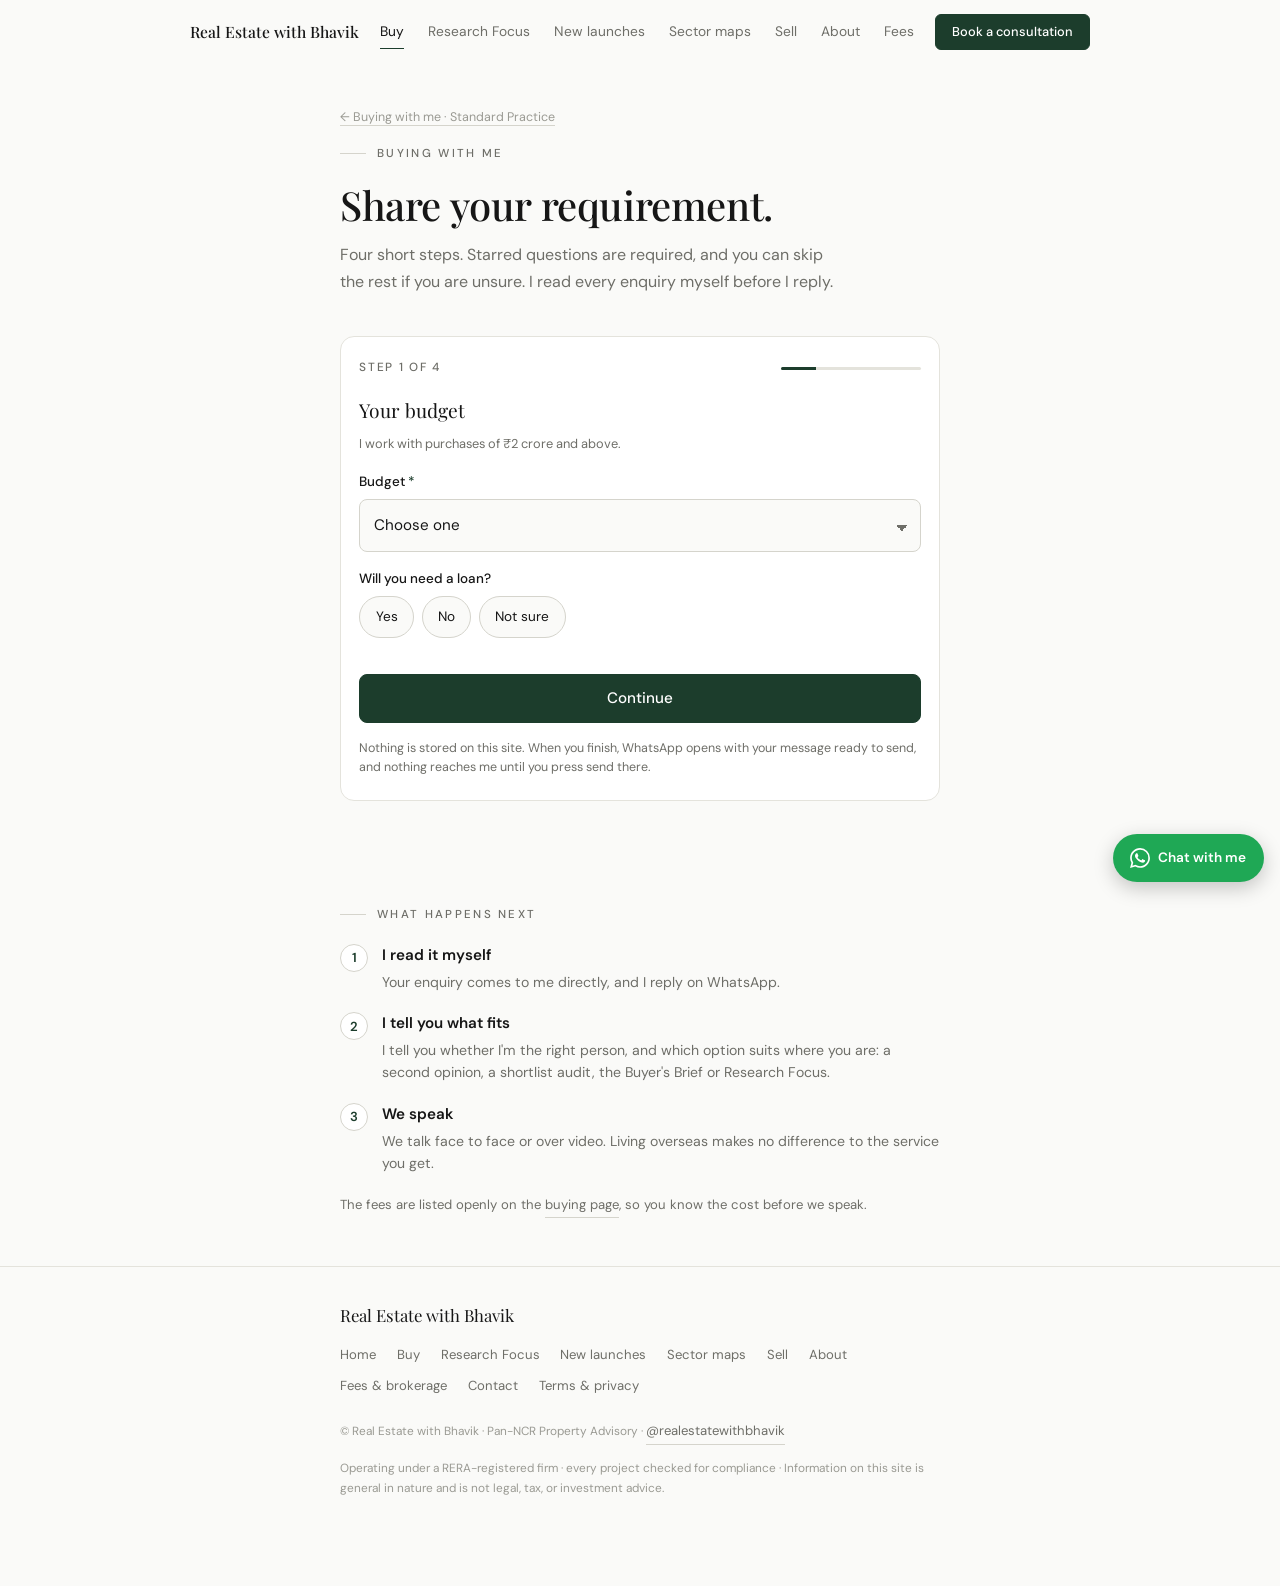
<file: buy.html>
<!DOCTYPE html>
<html lang="en">

<head>
  <meta charset="UTF-8">
  <meta name="viewport" content="width=device-width, initial-scale=1.0">
  <title>Share your requirement · Real Estate with Bhavik</title>
  <meta name="description" content="Share your budget, what you want and where you are in four short steps. I read every enquiry myself.">
  <link rel="canonical" href="https://www.realestatewithbhavik.com/buy.html">
  <meta property="og:title" content="Share your requirement · Real Estate with Bhavik">
  <meta property="og:description" content="Share your budget, what you want and where you are in four short steps. I read every enquiry myself.">
  <meta property="og:type" content="website">
  <meta property="og:url" content="https://www.realestatewithbhavik.com/buy.html">

  <link rel="preconnect" href="https://fonts.googleapis.com">
  <link rel="preconnect" href="https://fonts.gstatic.com" crossorigin>
  <link href="https://fonts.googleapis.com/css2?family=Playfair+Display:wght@400;500;600&family=DM+Sans:wght@300;400;500;600&display=swap" rel="stylesheet">
  <link rel="stylesheet" href="assets/style.css">
</head>

<body>

  <header id="nav">
    <div class="wrap nav-inner">
      <a href="index.html" class="nav-name">Real Estate with Bhavik</a>
      <nav class="nav-links" aria-label="Main">
        <a href="advisory.html" aria-current="page">Buy</a>
        <a href="research.html">Research Focus</a>
        <a href="launches.html">New launches</a>
        <a href="https://maps.realestatewithbhavik.com/" data-goatcounter-click="nav-sector-maps">Sector maps</a>
        <a href="mandates.html">Sell</a>
        <a href="about.html">About</a>
        <a href="fees.html">Fees</a>
      </nav>
      <div class="nav-right">
        <a class="btn btn-sm nav-cta" data-goatcounter-click="nav-consult" href="contact.html">Book a consultation</a>
        <details class="menu">
          <summary aria-label="Menu"><svg viewBox="0 0 24 24" fill="none" stroke="currentColor" stroke-width="2" stroke-linecap="round"><path d="M4 7h16M4 12h16M4 17h16"/></svg></summary>
          <nav class="menu-panel" aria-label="Menu">
          <a href="index.html">Home</a>
          <a href="advisory.html" aria-current="page">Buy</a>
          <a href="research.html">Research Focus</a>
          <a href="launches.html">New launches</a>
          <a href="https://maps.realestatewithbhavik.com/" data-goatcounter-click="nav-sector-maps">Sector maps</a>
          <a href="mandates.html">Sell</a>
          <a href="about.html">About</a>
          <a href="fees.html">Fees</a>
          <a href="contact.html">Contact</a>
          <a class="btn btn-sm" data-goatcounter-click="menu-consult" href="contact.html">Book a consultation</a>
          </nav>
        </details>
      </div>
    </div>
  </header>

  <main>
    <section class="page-head" style="padding-bottom:0;">
      <div class="wrap">
        <p class="crumb"><a href="advisory.html">← Buying with me · Standard Practice</a></p>
        <div class="eyebrow">Buying with me</div>
        <h1 class="page-title">Share your requirement.</h1>
        <p class="page-lede">Four short steps. Starred questions are required, and you can skip the rest if you are unsure. I read every enquiry myself before I reply.</p>
      </div>
    </section>
    <section id="buyform-section" style="padding-top:1.4rem;">
      <div class="wrap">
        <div class="nojs-note">This form needs JavaScript. You can also just <a class="ig-link" style="margin:0;" href="https://wa.me/917011733205?text=Hi%20Bhavik%2C%20I%27d%20like%20to%20book%20a%20consultation%20about%20buying.%20Here%20are%20my%20details%3A" target="_blank" rel="noopener">message me on WhatsApp</a>.</div>
        <form class="wizard" id="buyform" data-wa="917011733205" data-intro="Hi Bhavik, I'd like to book a consultation about buying. Here are my details:" data-done="buyform-done" data-link="buyform-link" novalidate>
          <div class="wizard-top"><span class="wizard-step-label">Step 1 of 4</span><div class="wizard-bar"><i></i></div></div>
        <fieldset data-step="1">
          <legend>Your budget</legend>
          <p class="hint">I work with purchases of ₹2 crore and above.</p>
          <div class="field" data-label="Budget" data-required>
            <label for="budget">Budget <span class="req">*</span></label>
            <select id="budget" name="budget"><option value="">Choose one</option><option>₹2 Cr to ₹3 Cr</option><option>₹3 Cr to ₹5 Cr</option><option>₹5 Cr to ₹10 Cr</option><option>Above ₹10 Cr</option></select>
            <div class="err">Please choose one.</div>
          </div>
          <div class="field" data-label="Loan">
            <div class="lab">Will you need a loan?</div>
            <div class="chips"><label><input type="radio" name="loan" value="Yes"><span>Yes</span></label><label><input type="radio" name="loan" value="No"><span>No</span></label><label><input type="radio" name="loan" value="Not sure"><span>Not sure</span></label></div>
            <div class="err">Please choose one.</div>
          </div>
        </fieldset>
        <fieldset data-step="2">
          <legend>The property</legend>
          <div class="field" data-label="Property type" data-required>
            <div class="lab">Type of property <span class="req">*</span></div>
            <div class="chips"><label><input type="radio" name="ptype" value="Apartment"><span>Apartment</span></label><label><input type="radio" name="ptype" value="Builder floor"><span>Builder floor</span></label><label><input type="radio" name="ptype" value="Villa or house"><span>Villa or house</span></label><label><input type="radio" name="ptype" value="Plot"><span>Plot</span></label><label><input type="radio" name="ptype" value="Commercial or industrial"><span>Commercial or industrial</span></label></div>
            <div class="err">Please choose one.</div>
          </div>
          <div class="field" data-label="Bedrooms">
            <div class="lab">Bedrooms</div>
            <div class="chips"><label><input type="radio" name="bhk" value="2 BHK"><span>2 BHK</span></label><label><input type="radio" name="bhk" value="3 BHK"><span>3 BHK</span></label><label><input type="radio" name="bhk" value="4 BHK"><span>4 BHK</span></label><label><input type="radio" name="bhk" value="5+ BHK"><span>5+ BHK</span></label><label><input type="radio" name="bhk" value="Not applicable"><span>Not applicable</span></label></div>
            <div class="err">Please choose one.</div>
          </div>
          <div class="field" data-label="Areas">
            <div class="lab">Areas you are considering</div>
            <div class="chips"><label><input type="checkbox" name="areas" value="Noida"><span>Noida</span></label><label><input type="checkbox" name="areas" value="Greater Noida"><span>Greater Noida</span></label><label><input type="checkbox" name="areas" value="Yamuna Expressway"><span>Yamuna Expressway</span></label><label><input type="checkbox" name="areas" value="Gurgaon"><span>Gurgaon</span></label><label><input type="checkbox" name="areas" value="Elsewhere in NCR"><span>Elsewhere in NCR</span></label></div>
            <div class="err">Please choose one.</div>
          </div>
          <div class="field" data-label="Purpose">
            <div class="lab">Purpose</div>
            <div class="chips"><label><input type="radio" name="purpose" value="To live in"><span>To live in</span></label><label><input type="radio" name="purpose" value="Investment"><span>Investment</span></label></div>
            <div class="err">Please choose one.</div>
          </div>
        </fieldset>
        <fieldset data-step="3">
          <legend>Where you are</legend>
          <div class="field" data-label="Stage" data-required>
            <div class="lab">How far along are you? <span class="req">*</span></div>
            <div class="chips"><label><input type="radio" name="stage" value="Nothing shortlisted yet"><span>Nothing shortlisted yet</span></label><label><input type="radio" name="stage" value="One property shortlisted"><span>One property shortlisted</span></label><label><input type="radio" name="stage" value="Two or more shortlisted"><span>Two or more shortlisted</span></label></div>
            <div class="err">Please choose one.</div>
          </div>
          <div class="field" data-label="Timeline" data-required>
            <div class="lab">When do you want to buy? <span class="req">*</span></div>
            <div class="chips"><label><input type="radio" name="when" value="Within a month"><span>Within a month</span></label><label><input type="radio" name="when" value="1 to 3 months"><span>1 to 3 months</span></label><label><input type="radio" name="when" value="3 to 6 months"><span>3 to 6 months</span></label><label><input type="radio" name="when" value="Just exploring"><span>Just exploring</span></label></div>
            <div class="err">Please choose one.</div>
          </div>
          <div class="field" data-label="Based">
            <div class="lab">Where are you based?</div>
            <div class="chips"><label><input type="radio" name="based" value="In India"><span>In India</span></label><label><input type="radio" name="based" value="Abroad (NRI)"><span>Abroad (NRI)</span></label></div>
            <div class="err">Please choose one.</div>
          </div>
          <div class="field" data-label="Time for the search" data-required>
            <div class="lab">Can you give this search steady attention for the next 3 to 4 weeks? <span class="req">*</span></div>
            <div class="chips"><label><input type="radio" name="commit" value="Yes, I can"><span>Yes, I can</span></label><label><input type="radio" name="commit" value="Not right now, I'd start later"><span>Not right now, I'd start later</span></label></div>
            <div class="err">Please choose one.</div>
          </div>
        </fieldset>
        <fieldset data-step="4">
          <legend>How to reach you</legend>
          <div class="field" data-label="Name" data-required>
            <label for="name">Your name <span class="req">*</span></label>
            <input type="text" id="name" name="name" placeholder="" autocomplete="off">
            <div class="err">Please fill this in.</div>
          </div>
          <div class="field" data-label="WhatsApp" data-required data-phone>
            <label for="phone">WhatsApp number <span class="req">*</span></label>
            <input type="tel" id="phone" name="phone" placeholder="+91 " autocomplete="tel">
            <div class="err">Please enter a valid number.</div>
          </div>
          <div class="field" data-label="Notes">
            <div class="lab">Anything else I should know?</div>
            <textarea name="notes" id="notes" rows="3"></textarea>
            <div class="err">Please fill this in.</div>
          </div>
        </fieldset>
          <div class="wizard-nav">
            <button type="button" class="btn btn-ghost" data-back hidden>Back</button>
            <button type="button" class="btn" data-next data-goatcounter-click="buyform-next">Continue</button>
          </div>
          <p class="wizard-note">Nothing is stored on this site. When you finish, WhatsApp opens with your message ready to send, and nothing reaches me until you press send there.</p>
        </form>
        <div class="wizard wizard-done" id="buyform-done" hidden>
          <h2>One more tap.</h2>
          <p>WhatsApp should have opened with your details written out. Press send there and I'll reply myself. If it didn't open, use the button below.</p>
          <a class="btn btn-wa" id="buyform-link" href="https://wa.me/917011733205?text=Hi%20Bhavik%2C%20I%27d%20like%20to%20book%20a%20consultation%20about%20buying.%20Here%20are%20my%20details%3A" target="_blank" rel="noopener">Open WhatsApp</a>
        </div>
      </div>
    </section>

    <section id="after">
      <div class="wrap reveal">
        <div class="eyebrow">What happens next</div>
        <ol class="steps">
          <li><div><strong>I read it myself</strong><span>Your enquiry comes to me directly, and I reply on WhatsApp.</span></div></li>
          <li><div><strong>I tell you what fits</strong><span>I tell you whether I'm the right person, and which option suits where you are: a second opinion, a shortlist audit, the Buyer's Brief or Research Focus.</span></div></li>
          <li><div><strong>We speak</strong><span>We talk face to face or over video. Living overseas makes no difference to the service you get.</span></div></li>
        </ol>
        <p class="cards-note">The fees are listed openly on the <a class="ig-link" style="margin:0;" href="advisory.html">buying page</a>, so you know the cost before we speak.</p>
      </div>
    </section>

  </main>

  <footer>
    <div class="wrap">
      <div class="foot-brand">Real Estate with Bhavik</div>
      <nav class="foot-nav" aria-label="Footer">
        <a href="index.html">Home</a>
        <a href="advisory.html">Buy</a>
        <a href="research.html">Research Focus</a>
        <a href="launches.html">New launches</a>
        <a href="https://maps.realestatewithbhavik.com/" data-goatcounter-click="nav-sector-maps">Sector maps</a>
        <a href="mandates.html">Sell</a>
        <a href="about.html">About</a>
        <a href="fees.html">Fees &amp; brokerage</a>
        <a href="contact.html">Contact</a>
        <a href="legal.html">Terms &amp; privacy</a>
      </nav>
      <p class="foot-line">© Real Estate with Bhavik · Pan-NCR Property Advisory · <a class="ig-link" style="margin:0;" href="https://instagram.com/realestatewithbhavik" target="_blank" rel="noopener">@realestatewithbhavik</a></p>
      <p class="foot-line">Operating under a RERA-registered firm · every project checked for compliance · Information on this site is general in nature and is not legal, tax, or investment advice.</p>
    </div>
  </footer>

  <a id="wa-fab" data-goatcounter-click="whatsapp-fab" href="https://wa.me/917011733205?text=Hi%20Bhavik%2C%20I%20have%20a%20question%20about%20buying%20in%20NCR." target="_blank" rel="noopener" aria-label="Chat with Bhavik on WhatsApp">
    <svg viewBox="0 0 24 24" fill="currentColor" aria-hidden="true"><path d="M17.472 14.382c-.297-.149-1.758-.867-2.03-.967-.273-.099-.471-.148-.67.15-.197.297-.767.966-.94 1.164-.173.199-.347.223-.644.075-.297-.15-1.255-.463-2.39-1.475-.883-.788-1.48-1.761-1.653-2.059-.173-.297-.018-.458.13-.606.134-.133.297-.347.446-.52.149-.174.198-.298.298-.497.099-.198.05-.371-.025-.52-.075-.149-.669-1.612-.916-2.207-.242-.579-.487-.5-.669-.51-.173-.008-.371-.01-.57-.01-.198 0-.52.074-.792.372-.272.297-1.04 1.016-1.04 2.479 0 1.462 1.065 2.875 1.213 3.074.149.198 2.096 3.2 5.077 4.487.709.306 1.262.489 1.694.625.712.227 1.36.195 1.871.118.571-.085 1.758-.719 2.006-1.413.248-.694.248-1.289.173-1.413-.074-.124-.272-.198-.57-.347m-5.421 7.403h-.004a9.87 9.87 0 0 1-5.031-1.378l-.361-.214-3.741.982.998-3.648-.235-.374a9.86 9.86 0 0 1-1.51-5.26c.001-5.45 4.436-9.884 9.888-9.884 2.64 0 5.122 1.03 6.988 2.898a9.825 9.825 0 0 1 2.893 6.994c-.003 5.45-4.437 9.884-9.885 9.884m8.413-18.297A11.815 11.815 0 0 0 12.05 0C5.495 0 .16 5.335.157 11.892c0 2.096.547 4.142 1.588 5.945L.057 24l6.305-1.654a11.882 11.882 0 0 0 5.683 1.448h.005c6.554 0 11.89-5.335 11.893-11.893a11.821 11.821 0 0 0-3.48-8.413Z"/></svg>
    <span>Chat with me</span>
  </a>

  <script src="assets/site.js"></script>
  <script data-goatcounter="https://realestatewithbhavik.goatcounter.com/count" async src="//gc.zgo.at/count.js"></script>

</body>

</html>
</file>
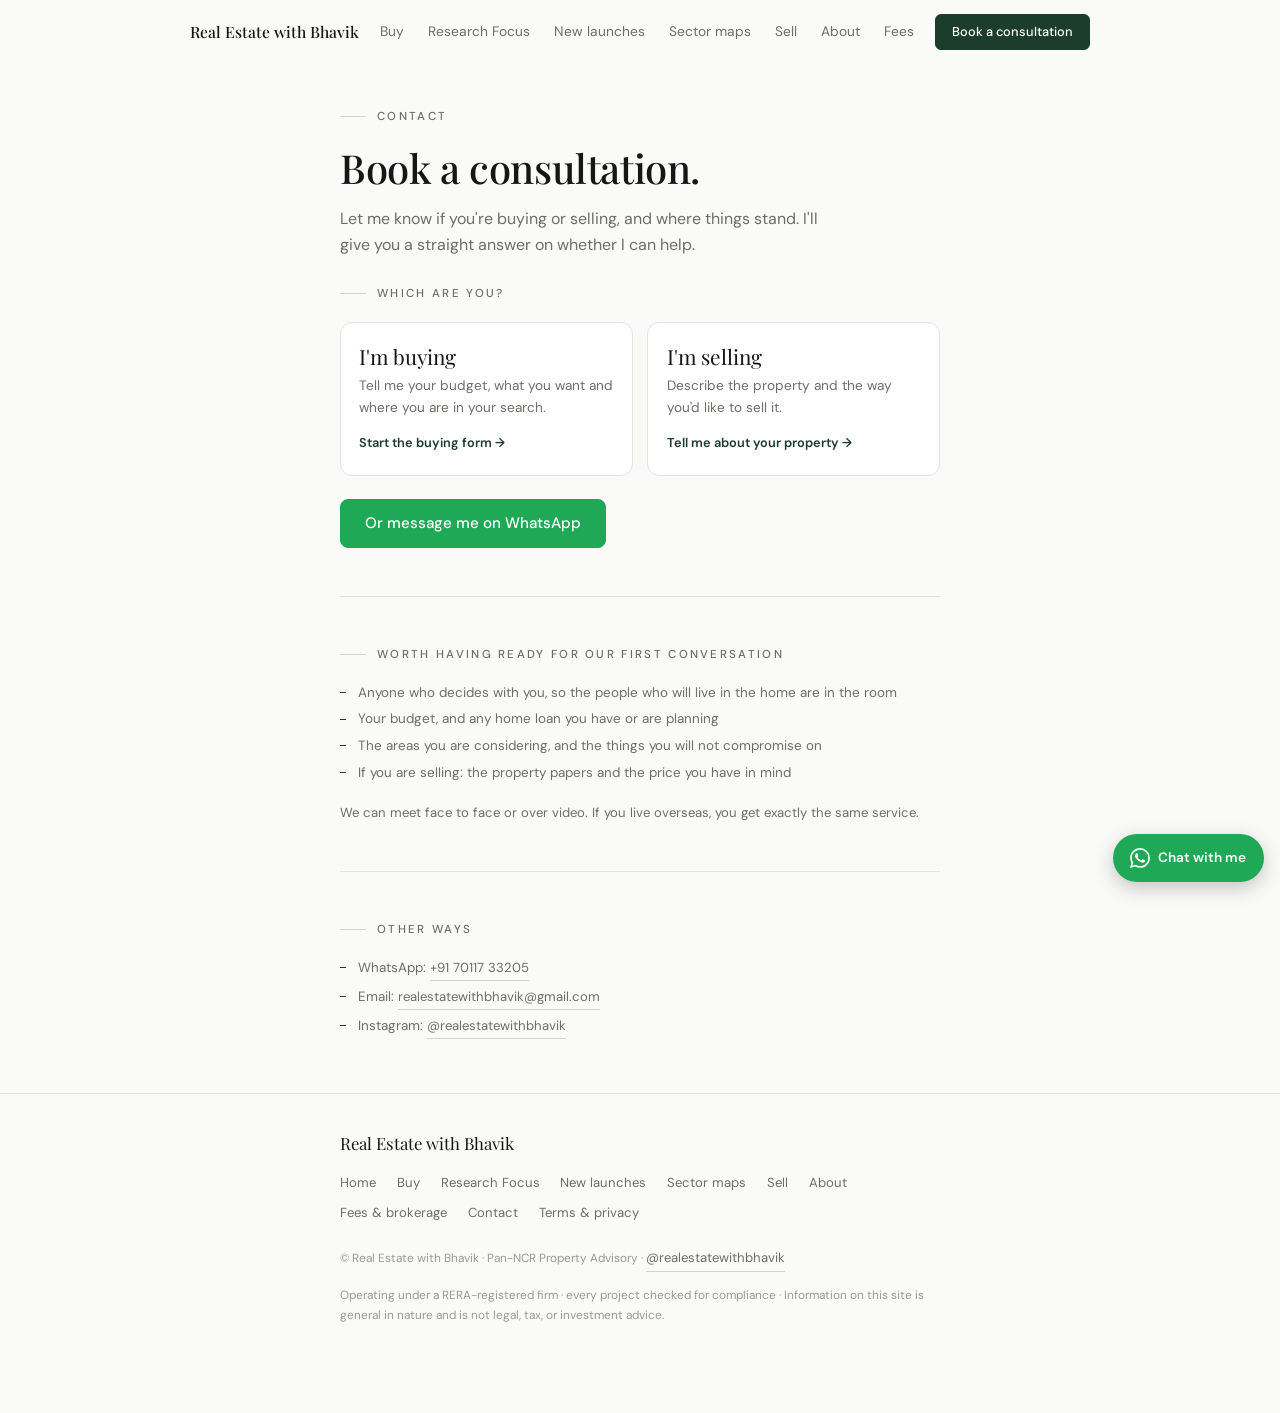
<file: contact.html>
<!DOCTYPE html>
<html lang="en">

<head>
  <meta charset="UTF-8">
  <meta name="viewport" content="width=device-width, initial-scale=1.0">
  <title>Book a consultation · Real Estate with Bhavik</title>
  <meta name="description" content="Book a consultation about buying or selling property in NCR, by form or on WhatsApp.">
  <link rel="canonical" href="https://www.realestatewithbhavik.com/contact.html">
  <meta property="og:title" content="Book a consultation · Real Estate with Bhavik">
  <meta property="og:description" content="Book a consultation about buying or selling property in NCR, by form or on WhatsApp.">
  <meta property="og:type" content="website">
  <meta property="og:url" content="https://www.realestatewithbhavik.com/contact.html">

  <link rel="preconnect" href="https://fonts.googleapis.com">
  <link rel="preconnect" href="https://fonts.gstatic.com" crossorigin>
  <link href="https://fonts.googleapis.com/css2?family=Playfair+Display:wght@400;500;600&family=DM+Sans:wght@300;400;500;600&display=swap" rel="stylesheet">
  <link rel="stylesheet" href="assets/style.css">
</head>

<body>

  <header id="nav">
    <div class="wrap nav-inner">
      <a href="index.html" class="nav-name">Real Estate with Bhavik</a>
      <nav class="nav-links" aria-label="Main">
        <a href="advisory.html">Buy</a>
        <a href="research.html">Research Focus</a>
        <a href="launches.html">New launches</a>
        <a href="https://maps.realestatewithbhavik.com/" data-goatcounter-click="nav-sector-maps">Sector maps</a>
        <a href="mandates.html">Sell</a>
        <a href="about.html">About</a>
        <a href="fees.html">Fees</a>
      </nav>
      <div class="nav-right">
        <a class="btn btn-sm nav-cta" data-goatcounter-click="nav-consult" href="contact.html">Book a consultation</a>
        <details class="menu">
          <summary aria-label="Menu"><svg viewBox="0 0 24 24" fill="none" stroke="currentColor" stroke-width="2" stroke-linecap="round"><path d="M4 7h16M4 12h16M4 17h16"/></svg></summary>
          <nav class="menu-panel" aria-label="Menu">
          <a href="index.html">Home</a>
          <a href="advisory.html">Buy</a>
          <a href="research.html">Research Focus</a>
          <a href="launches.html">New launches</a>
          <a href="https://maps.realestatewithbhavik.com/" data-goatcounter-click="nav-sector-maps">Sector maps</a>
          <a href="mandates.html">Sell</a>
          <a href="about.html">About</a>
          <a href="fees.html">Fees</a>
          <a href="contact.html">Contact</a>
          <a class="btn btn-sm" data-goatcounter-click="menu-consult" href="contact.html">Book a consultation</a>
          </nav>
        </details>
      </div>
    </div>
  </header>

  <main>
    <section class="page-head" style="padding-bottom:0;">
      <div class="wrap">
        <div class="eyebrow">Contact</div>
        <h1 class="page-title">Book a consultation.</h1>
        <p class="page-lede">Let me know if you're buying or selling, and where things stand. I'll give you a straight answer on whether I can help.</p>
      </div>
    </section>

    <section id="choose" style="padding-top:1.6rem;">
      <div class="wrap reveal">
        <div class="eyebrow">Which are you?</div>
        <div class="choice-grid">
          <a class="choice-card" data-goatcounter-click="contact-buy" href="buy.html">
            <div class="choice-name">I'm buying</div>
            <p>Tell me your budget, what you want and where you are in your search.</p>
            <span>Start the buying form →</span>
          </a>
          <a class="choice-card" data-goatcounter-click="contact-sell" href="sell.html">
            <div class="choice-name">I'm selling</div>
            <p>Describe the property and the way you'd like to sell it.</p>
            <span>Tell me about your property →</span>
          </a>
        </div>
        <div class="cta-row">
          <a class="btn btn-wa btn-block" data-goatcounter-click="contact-wa" href="https://wa.me/917011733205?text=Hi%20Bhavik%2C%20I%27d%20like%20to%20book%20a%20consultation." target="_blank" rel="noopener">Or message me on WhatsApp</a>
        </div>
      </div>
    </section>
    <div class="wrap"><div class="rule"></div></div>

    <section id="bring">
      <div class="wrap reveal">
        <div class="eyebrow">Worth having ready for our first conversation</div>
        <ul class="dash-list">
          <li>Anyone who decides with you, so the people who will live in the home are in the room</li>
          <li>Your budget, and any home loan you have or are planning</li>
          <li>The areas you are considering, and the things you will not compromise on</li>
          <li>If you are selling: the property papers and the price you have in mind</li>
        </ul>
        <p class="cards-note">We can meet face to face or over video. If you live overseas, you get exactly the same service.</p>
      </div>
    </section>
    <div class="wrap"><div class="rule"></div></div>

    <section id="other">
      <div class="wrap reveal">
        <div class="eyebrow">Other ways</div>
        <ul class="dash-list">
          <li>WhatsApp: <a class="ig-link" style="margin:0;" href="https://wa.me/917011733205?text=Hi%20Bhavik%2C%20I%27d%20like%20to%20book%20a%20consultation." target="_blank" rel="noopener">+91 70117 33205</a></li>
          <li>Email: <a class="ig-link" style="margin:0;" href="mailto:realestatewithbhavik@gmail.com">realestatewithbhavik@gmail.com</a></li>
          <li>Instagram: <a class="ig-link" style="margin:0;" href="https://instagram.com/realestatewithbhavik" target="_blank" rel="noopener">@realestatewithbhavik</a></li>
        </ul>
      </div>
    </section>

  </main>

  <footer>
    <div class="wrap">
      <div class="foot-brand">Real Estate with Bhavik</div>
      <nav class="foot-nav" aria-label="Footer">
        <a href="index.html">Home</a>
        <a href="advisory.html">Buy</a>
        <a href="research.html">Research Focus</a>
        <a href="launches.html">New launches</a>
        <a href="https://maps.realestatewithbhavik.com/" data-goatcounter-click="nav-sector-maps">Sector maps</a>
        <a href="mandates.html">Sell</a>
        <a href="about.html">About</a>
        <a href="fees.html">Fees &amp; brokerage</a>
        <a href="contact.html">Contact</a>
        <a href="legal.html">Terms &amp; privacy</a>
      </nav>
      <p class="foot-line">© Real Estate with Bhavik · Pan-NCR Property Advisory · <a class="ig-link" style="margin:0;" href="https://instagram.com/realestatewithbhavik" target="_blank" rel="noopener">@realestatewithbhavik</a></p>
      <p class="foot-line">Operating under a RERA-registered firm · every project checked for compliance · Information on this site is general in nature and is not legal, tax, or investment advice.</p>
    </div>
  </footer>

  <a id="wa-fab" data-goatcounter-click="whatsapp-fab" href="https://wa.me/917011733205?text=Hi%20Bhavik%2C%20I%20have%20a%20question%20about%20buying%20in%20NCR." target="_blank" rel="noopener" aria-label="Chat with Bhavik on WhatsApp">
    <svg viewBox="0 0 24 24" fill="currentColor" aria-hidden="true"><path d="M17.472 14.382c-.297-.149-1.758-.867-2.03-.967-.273-.099-.471-.148-.67.15-.197.297-.767.966-.94 1.164-.173.199-.347.223-.644.075-.297-.15-1.255-.463-2.39-1.475-.883-.788-1.48-1.761-1.653-2.059-.173-.297-.018-.458.13-.606.134-.133.297-.347.446-.52.149-.174.198-.298.298-.497.099-.198.05-.371-.025-.52-.075-.149-.669-1.612-.916-2.207-.242-.579-.487-.5-.669-.51-.173-.008-.371-.01-.57-.01-.198 0-.52.074-.792.372-.272.297-1.04 1.016-1.04 2.479 0 1.462 1.065 2.875 1.213 3.074.149.198 2.096 3.2 5.077 4.487.709.306 1.262.489 1.694.625.712.227 1.36.195 1.871.118.571-.085 1.758-.719 2.006-1.413.248-.694.248-1.289.173-1.413-.074-.124-.272-.198-.57-.347m-5.421 7.403h-.004a9.87 9.87 0 0 1-5.031-1.378l-.361-.214-3.741.982.998-3.648-.235-.374a9.86 9.86 0 0 1-1.51-5.26c.001-5.45 4.436-9.884 9.888-9.884 2.64 0 5.122 1.03 6.988 2.898a9.825 9.825 0 0 1 2.893 6.994c-.003 5.45-4.437 9.884-9.885 9.884m8.413-18.297A11.815 11.815 0 0 0 12.05 0C5.495 0 .16 5.335.157 11.892c0 2.096.547 4.142 1.588 5.945L.057 24l6.305-1.654a11.882 11.882 0 0 0 5.683 1.448h.005c6.554 0 11.89-5.335 11.893-11.893a11.821 11.821 0 0 0-3.48-8.413Z"/></svg>
    <span>Chat with me</span>
  </a>

  <script src="assets/site.js"></script>
  <script data-goatcounter="https://realestatewithbhavik.goatcounter.com/count" async src="//gc.zgo.at/count.js"></script>

</body>

</html>
</file>
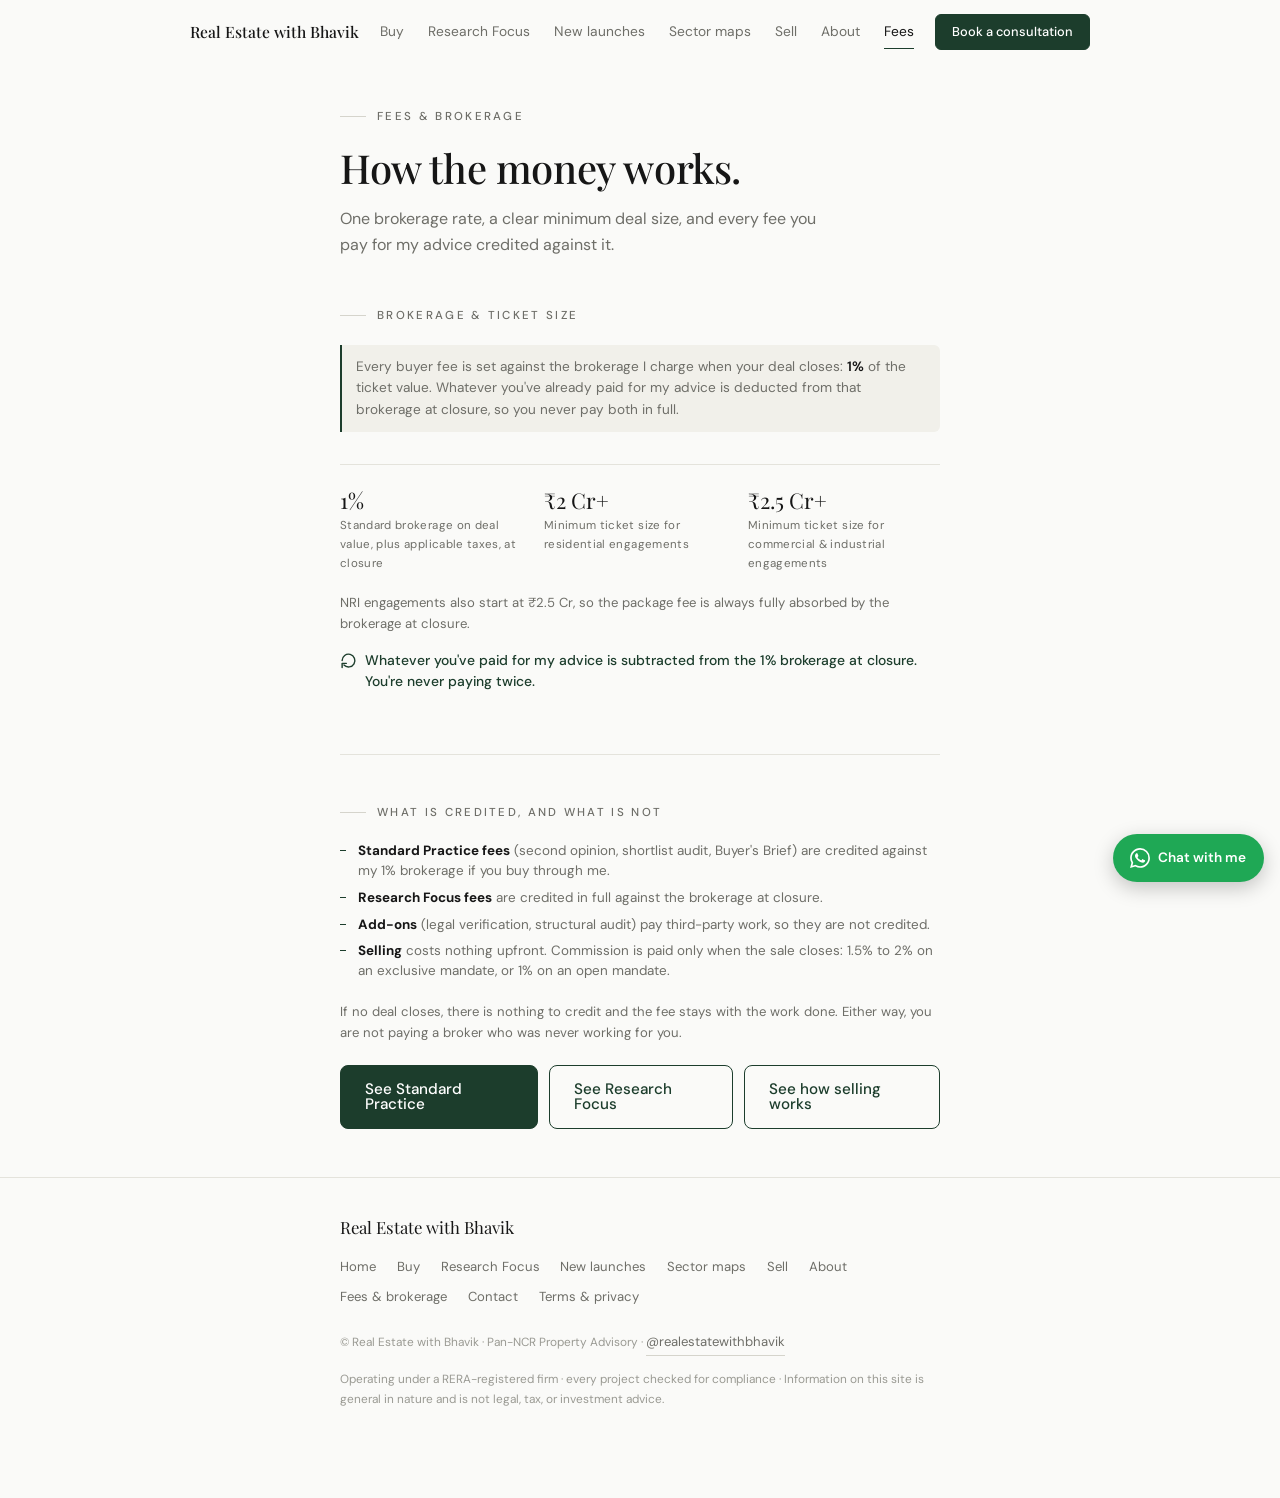
<file: fees.html>
<!DOCTYPE html>
<html lang="en">

<head>
  <meta charset="UTF-8">
  <meta name="viewport" content="width=device-width, initial-scale=1.0">
  <title>Fees &amp; brokerage · Real Estate with Bhavik</title>
  <meta name="description" content="One brokerage rate, clear minimum deal sizes, and every buyer fee credited against the brokerage at closure.">
  <link rel="canonical" href="https://www.realestatewithbhavik.com/fees.html">
  <meta property="og:title" content="Fees &amp; brokerage · Real Estate with Bhavik">
  <meta property="og:description" content="One brokerage rate, clear minimum deal sizes, and every buyer fee credited against the brokerage at closure.">
  <meta property="og:type" content="website">
  <meta property="og:url" content="https://www.realestatewithbhavik.com/fees.html">

  <link rel="preconnect" href="https://fonts.googleapis.com">
  <link rel="preconnect" href="https://fonts.gstatic.com" crossorigin>
  <link href="https://fonts.googleapis.com/css2?family=Playfair+Display:wght@400;500;600&family=DM+Sans:wght@300;400;500;600&display=swap" rel="stylesheet">
  <link rel="stylesheet" href="assets/style.css">
</head>

<body>

  <header id="nav">
    <div class="wrap nav-inner">
      <a href="index.html" class="nav-name">Real Estate with Bhavik</a>
      <nav class="nav-links" aria-label="Main">
        <a href="advisory.html">Buy</a>
        <a href="research.html">Research Focus</a>
        <a href="launches.html">New launches</a>
        <a href="https://maps.realestatewithbhavik.com/" data-goatcounter-click="nav-sector-maps">Sector maps</a>
        <a href="mandates.html">Sell</a>
        <a href="about.html">About</a>
        <a href="fees.html" aria-current="page">Fees</a>
      </nav>
      <div class="nav-right">
        <a class="btn btn-sm nav-cta" data-goatcounter-click="nav-consult" href="contact.html">Book a consultation</a>
        <details class="menu">
          <summary aria-label="Menu"><svg viewBox="0 0 24 24" fill="none" stroke="currentColor" stroke-width="2" stroke-linecap="round"><path d="M4 7h16M4 12h16M4 17h16"/></svg></summary>
          <nav class="menu-panel" aria-label="Menu">
          <a href="index.html">Home</a>
          <a href="advisory.html">Buy</a>
          <a href="research.html">Research Focus</a>
          <a href="launches.html">New launches</a>
          <a href="https://maps.realestatewithbhavik.com/" data-goatcounter-click="nav-sector-maps">Sector maps</a>
          <a href="mandates.html">Sell</a>
          <a href="about.html">About</a>
          <a href="fees.html" aria-current="page">Fees</a>
          <a href="contact.html">Contact</a>
          <a class="btn btn-sm" data-goatcounter-click="menu-consult" href="contact.html">Book a consultation</a>
          </nav>
        </details>
      </div>
    </div>
  </header>

  <main>
    <section class="page-head" style="padding-bottom:0;">
      <div class="wrap">
        <div class="eyebrow">Fees & brokerage</div>
        <h1 class="page-title">How the money works.</h1>
        <p class="page-lede">One brokerage rate, a clear minimum deal size, and every fee you pay for my advice credited against it.</p>
      </div>
    </section>

    <section id="brokerage">
      <div class="wrap reveal">
        <div class="eyebrow">Brokerage &amp; ticket size</div>
        <p class="cards-intro">Every buyer fee is set against the brokerage I charge when your deal closes: <strong>1%</strong> of the ticket value. Whatever you've already paid for my advice is deducted from that brokerage at closure, so you never pay both in full.</p>
        <div class="stats">
          <div><div class="stat-num">1%</div><div class="stat-label">Standard brokerage on deal value, plus applicable taxes, at closure</div></div>
          <div><div class="stat-num">₹2 Cr+</div><div class="stat-label">Minimum ticket size for residential engagements</div></div>
          <div><div class="stat-num">₹2.5 Cr+</div><div class="stat-label">Minimum ticket size for commercial &amp; industrial engagements</div></div>
        </div>
        <p class="cards-note">NRI engagements also start at ₹2.5 Cr, so the package fee is always fully absorbed by the brokerage at closure.</p>
        <p class="assure"><svg viewBox="0 0 24 24" fill="none" stroke="currentColor" stroke-width="2" stroke-linecap="round" stroke-linejoin="round"><path d="M3 12a9 9 0 1 1 2.6 6.4"/><path d="M3 22v-6h6"/></svg>Whatever you've paid for my advice is subtracted from the 1% brokerage at closure. You're never paying twice.</p>
      </div>
    </section>
    <div class="wrap"><div class="rule"></div></div>

    <section id="credit">
      <div class="wrap reveal">
        <div class="eyebrow">What is credited, and what is not</div>
        <ul class="dash-list">
          <li><strong class="ink">Standard Practice fees</strong> (second opinion, shortlist audit, Buyer's Brief) are credited against my 1% brokerage if you buy through me.</li>
          <li><strong class="ink">Research Focus fees</strong> are credited in full against the brokerage at closure.</li>
          <li><strong class="ink">Add-ons</strong> (legal verification, structural audit) pay third-party work, so they are not credited.</li>
          <li><strong class="ink">Selling</strong> costs nothing upfront. Commission is paid only when the sale closes: 1.5% to 2% on an exclusive mandate, or 1% on an open mandate.</li>
        </ul>
        <p class="cards-note">If no deal closes, there is nothing to credit and the fee stays with the work done. Either way, you are not paying a broker who was never working for you.</p>
        <div class="cta-row">
          <a class="btn btn-block" data-goatcounter-click="fees-buy" href="advisory.html">See Standard Practice</a>
          <a class="btn btn-ghost btn-block" data-goatcounter-click="fees-research" href="research.html">See Research Focus</a>
          <a class="btn btn-ghost btn-block" data-goatcounter-click="fees-sell" href="mandates.html">See how selling works</a>
        </div>
      </div>
    </section>

  </main>

  <footer>
    <div class="wrap">
      <div class="foot-brand">Real Estate with Bhavik</div>
      <nav class="foot-nav" aria-label="Footer">
        <a href="index.html">Home</a>
        <a href="advisory.html">Buy</a>
        <a href="research.html">Research Focus</a>
        <a href="launches.html">New launches</a>
        <a href="https://maps.realestatewithbhavik.com/" data-goatcounter-click="nav-sector-maps">Sector maps</a>
        <a href="mandates.html">Sell</a>
        <a href="about.html">About</a>
        <a href="fees.html">Fees &amp; brokerage</a>
        <a href="contact.html">Contact</a>
        <a href="legal.html">Terms &amp; privacy</a>
      </nav>
      <p class="foot-line">© Real Estate with Bhavik · Pan-NCR Property Advisory · <a class="ig-link" style="margin:0;" href="https://instagram.com/realestatewithbhavik" target="_blank" rel="noopener">@realestatewithbhavik</a></p>
      <p class="foot-line">Operating under a RERA-registered firm · every project checked for compliance · Information on this site is general in nature and is not legal, tax, or investment advice.</p>
    </div>
  </footer>

  <a id="wa-fab" data-goatcounter-click="whatsapp-fab" href="https://wa.me/917011733205?text=Hi%20Bhavik%2C%20I%20have%20a%20question%20about%20buying%20in%20NCR." target="_blank" rel="noopener" aria-label="Chat with Bhavik on WhatsApp">
    <svg viewBox="0 0 24 24" fill="currentColor" aria-hidden="true"><path d="M17.472 14.382c-.297-.149-1.758-.867-2.03-.967-.273-.099-.471-.148-.67.15-.197.297-.767.966-.94 1.164-.173.199-.347.223-.644.075-.297-.15-1.255-.463-2.39-1.475-.883-.788-1.48-1.761-1.653-2.059-.173-.297-.018-.458.13-.606.134-.133.297-.347.446-.52.149-.174.198-.298.298-.497.099-.198.05-.371-.025-.52-.075-.149-.669-1.612-.916-2.207-.242-.579-.487-.5-.669-.51-.173-.008-.371-.01-.57-.01-.198 0-.52.074-.792.372-.272.297-1.04 1.016-1.04 2.479 0 1.462 1.065 2.875 1.213 3.074.149.198 2.096 3.2 5.077 4.487.709.306 1.262.489 1.694.625.712.227 1.36.195 1.871.118.571-.085 1.758-.719 2.006-1.413.248-.694.248-1.289.173-1.413-.074-.124-.272-.198-.57-.347m-5.421 7.403h-.004a9.87 9.87 0 0 1-5.031-1.378l-.361-.214-3.741.982.998-3.648-.235-.374a9.86 9.86 0 0 1-1.51-5.26c.001-5.45 4.436-9.884 9.888-9.884 2.64 0 5.122 1.03 6.988 2.898a9.825 9.825 0 0 1 2.893 6.994c-.003 5.45-4.437 9.884-9.885 9.884m8.413-18.297A11.815 11.815 0 0 0 12.05 0C5.495 0 .16 5.335.157 11.892c0 2.096.547 4.142 1.588 5.945L.057 24l6.305-1.654a11.882 11.882 0 0 0 5.683 1.448h.005c6.554 0 11.89-5.335 11.893-11.893a11.821 11.821 0 0 0-3.48-8.413Z"/></svg>
    <span>Chat with me</span>
  </a>

  <script src="assets/site.js"></script>
  <script data-goatcounter="https://realestatewithbhavik.goatcounter.com/count" async src="//gc.zgo.at/count.js"></script>

</body>

</html>
</file>
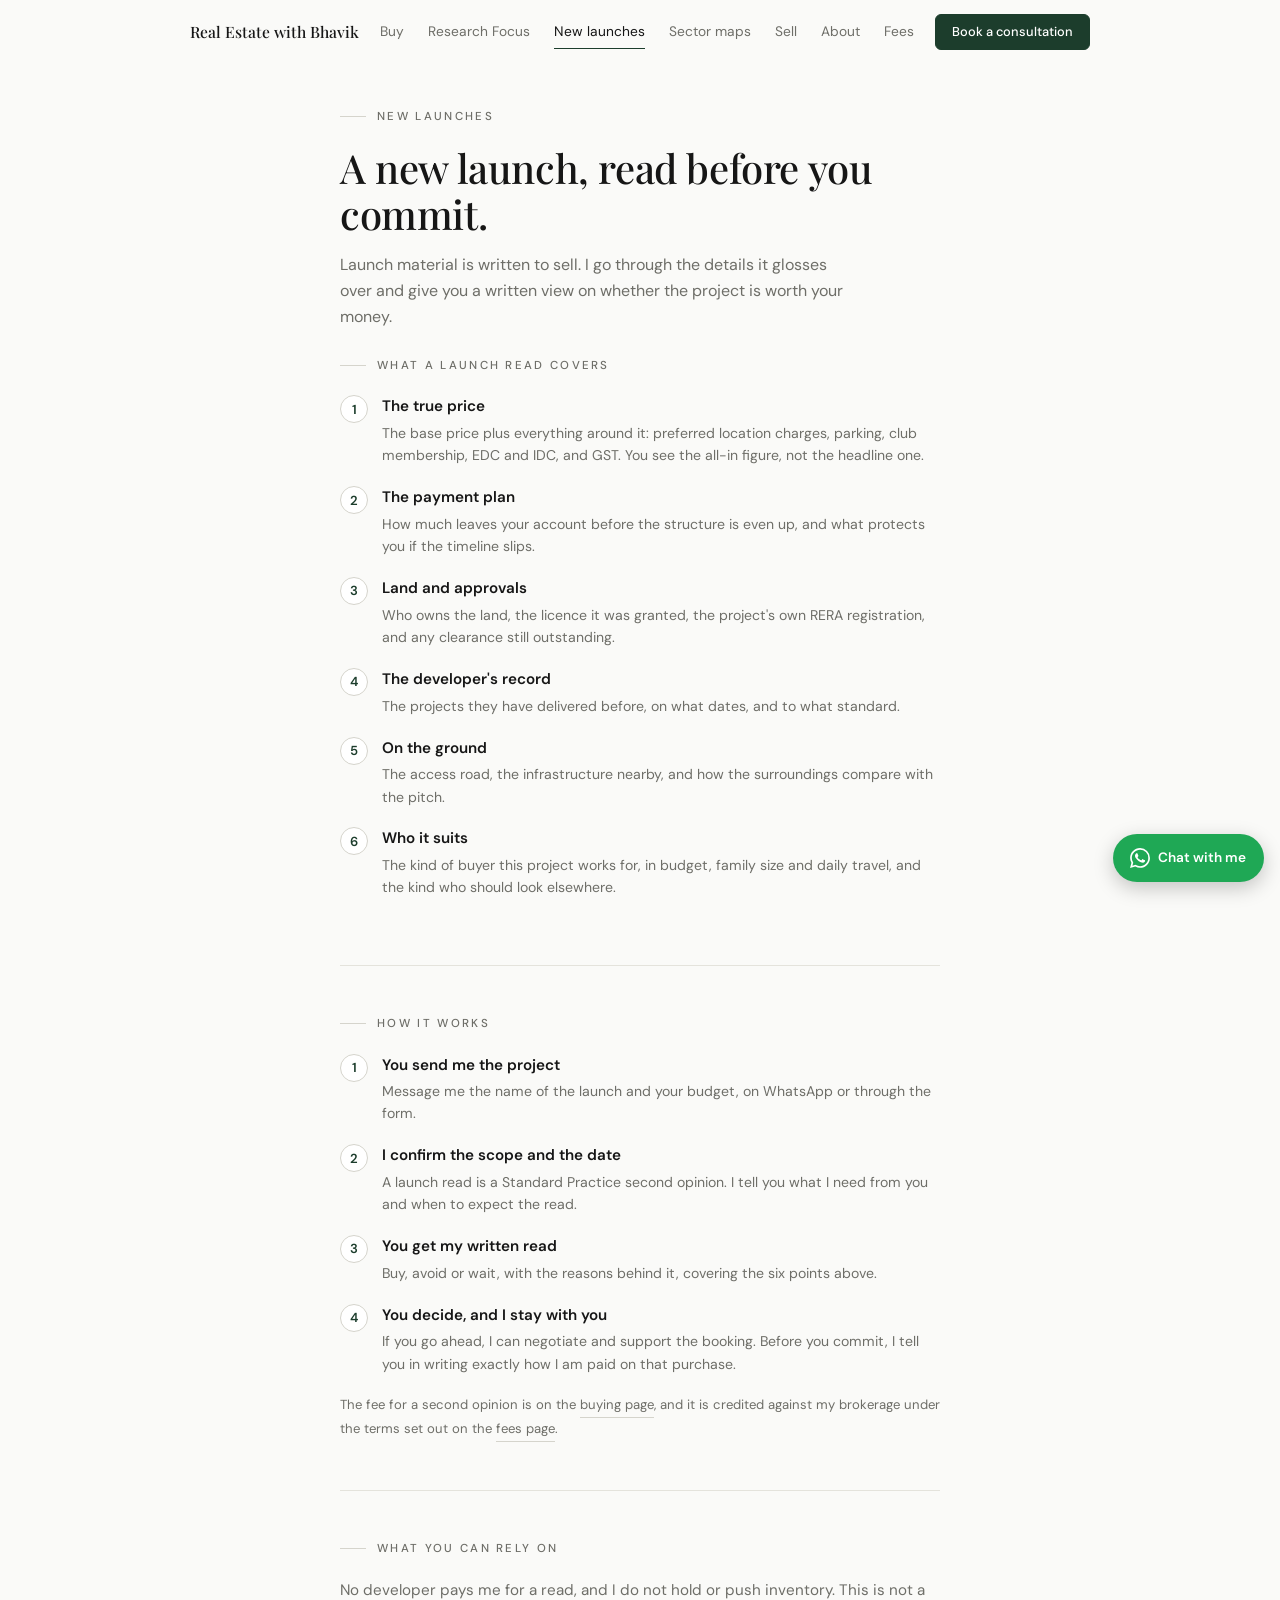
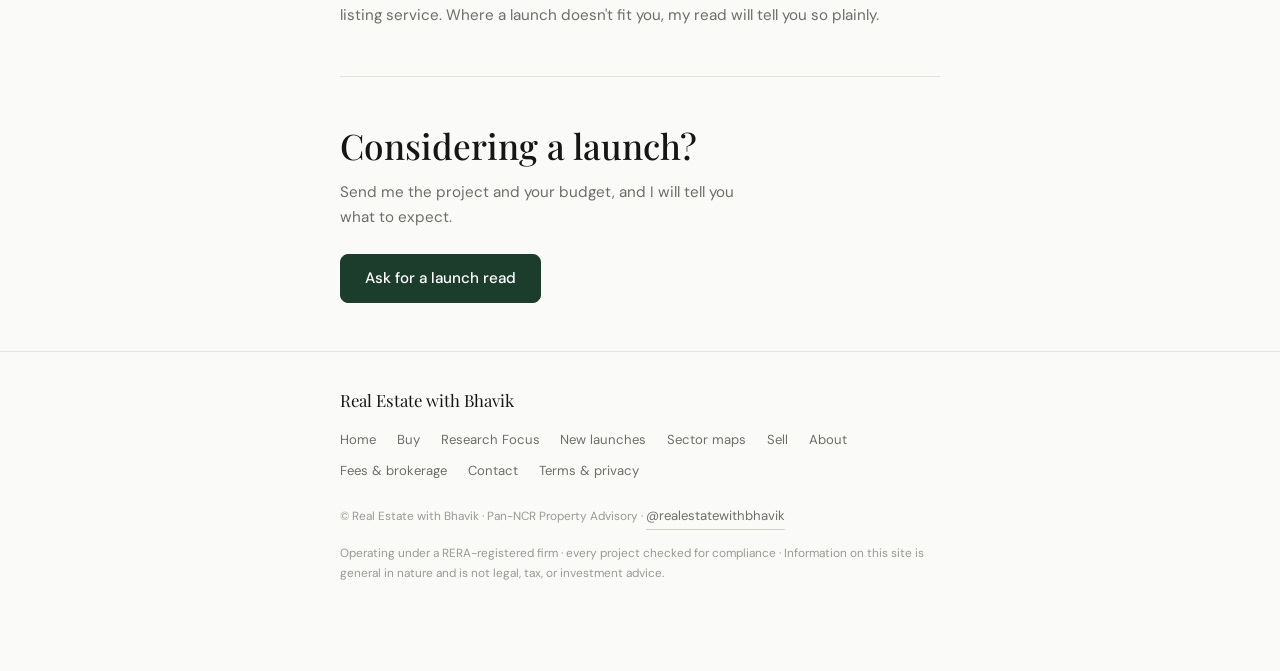
<file: launches.html>
<!DOCTYPE html>
<html lang="en">

<head>
  <meta charset="UTF-8">
  <meta name="viewport" content="width=device-width, initial-scale=1.0">
  <title>New launches · Real Estate with Bhavik</title>
  <meta name="description" content="A written read on a new launch before you commit: the true price, payment plan, approvals and the developer record.">
  <link rel="canonical" href="https://www.realestatewithbhavik.com/launches.html">
  <meta property="og:title" content="New launches · Real Estate with Bhavik">
  <meta property="og:description" content="A written read on a new launch before you commit: the true price, payment plan, approvals and the developer record.">
  <meta property="og:type" content="website">
  <meta property="og:url" content="https://www.realestatewithbhavik.com/launches.html">

  <link rel="preconnect" href="https://fonts.googleapis.com">
  <link rel="preconnect" href="https://fonts.gstatic.com" crossorigin>
  <link href="https://fonts.googleapis.com/css2?family=Playfair+Display:wght@400;500;600&family=DM+Sans:wght@300;400;500;600&display=swap" rel="stylesheet">
  <link rel="stylesheet" href="assets/style.css">
</head>

<body>

  <header id="nav">
    <div class="wrap nav-inner">
      <a href="index.html" class="nav-name">Real Estate with Bhavik</a>
      <nav class="nav-links" aria-label="Main">
        <a href="advisory.html">Buy</a>
        <a href="research.html">Research Focus</a>
        <a href="launches.html" aria-current="page">New launches</a>
        <a href="https://maps.realestatewithbhavik.com/" data-goatcounter-click="nav-sector-maps">Sector maps</a>
        <a href="mandates.html">Sell</a>
        <a href="about.html">About</a>
        <a href="fees.html">Fees</a>
      </nav>
      <div class="nav-right">
        <a class="btn btn-sm nav-cta" data-goatcounter-click="nav-consult" href="contact.html">Book a consultation</a>
        <details class="menu">
          <summary aria-label="Menu"><svg viewBox="0 0 24 24" fill="none" stroke="currentColor" stroke-width="2" stroke-linecap="round"><path d="M4 7h16M4 12h16M4 17h16"/></svg></summary>
          <nav class="menu-panel" aria-label="Menu">
          <a href="index.html">Home</a>
          <a href="advisory.html">Buy</a>
          <a href="research.html">Research Focus</a>
          <a href="launches.html" aria-current="page">New launches</a>
          <a href="https://maps.realestatewithbhavik.com/" data-goatcounter-click="nav-sector-maps">Sector maps</a>
          <a href="mandates.html">Sell</a>
          <a href="about.html">About</a>
          <a href="fees.html">Fees</a>
          <a href="contact.html">Contact</a>
          <a class="btn btn-sm" data-goatcounter-click="menu-consult" href="contact.html">Book a consultation</a>
          </nav>
        </details>
      </div>
    </div>
  </header>

  <main>
    <section class="page-head" style="padding-bottom:0;">
      <div class="wrap">
        <div class="eyebrow">New launches</div>
        <h1 class="page-title">A new launch, read before you commit.</h1>
        <p class="page-lede">Launch material is written to sell. I go through the details it glosses over and give you a written view on whether the project is worth your money.</p>
      </div>
    </section>

    <section id="covers" style="padding-top:1.6rem;">
      <div class="wrap reveal">
        <div class="eyebrow">What a launch read covers</div>
        <ol class="steps">
          <li><div><strong>The true price</strong><span>The base price plus everything around it: preferred location charges, parking, club membership, EDC and IDC, and GST. You see the all-in figure, not the headline one.</span></div></li>
          <li><div><strong>The payment plan</strong><span>How much leaves your account before the structure is even up, and what protects you if the timeline slips.</span></div></li>
          <li><div><strong>Land and approvals</strong><span>Who owns the land, the licence it was granted, the project's own RERA registration, and any clearance still outstanding.</span></div></li>
          <li><div><strong>The developer's record</strong><span>The projects they have delivered before, on what dates, and to what standard.</span></div></li>
          <li><div><strong>On the ground</strong><span>The access road, the infrastructure nearby, and how the surroundings compare with the pitch.</span></div></li>
          <li><div><strong>Who it suits</strong><span>The kind of buyer this project works for, in budget, family size and daily travel, and the kind who should look elsewhere.</span></div></li>
        </ol>
      </div>
    </section>
    <div class="wrap"><div class="rule"></div></div>

    <section id="how-launch">
      <div class="wrap reveal">
        <div class="eyebrow">How it works</div>
        <ol class="steps">
          <li><div><strong>You send me the project</strong><span>Message me the name of the launch and your budget, on WhatsApp or through the form.</span></div></li>
          <li><div><strong>I confirm the scope and the date</strong><span>A launch read is a Standard Practice second opinion. I tell you what I need from you and when to expect the read.</span></div></li>
          <li><div><strong>You get my written read</strong><span>Buy, avoid or wait, with the reasons behind it, covering the six points above.</span></div></li>
          <li><div><strong>You decide, and I stay with you</strong><span>If you go ahead, I can negotiate and support the booking. Before you commit, I tell you in writing exactly how I am paid on that purchase.</span></div></li>
        </ol>
        <p class="cards-note">The fee for a second opinion is on the <a class="ig-link" style="margin:0;" href="advisory.html">buying page</a>, and it is credited against my brokerage under the terms set out on the <a class="ig-link" style="margin:0;" href="fees.html">fees page</a>.</p>
      </div>
    </section>
    <div class="wrap"><div class="rule"></div></div>

    <section id="launch-honest">
      <div class="wrap reveal">
        <div class="eyebrow">What you can rely on</div>
        <div class="stance-body">
          <p>No developer pays me for a read, and I do not hold or push inventory. This is not a listing service. Where a launch doesn't fit you, my read will tell you so plainly.</p>
        </div>
      </div>
    </section>
    <div class="wrap"><div class="rule"></div></div>
    <section id="launch-cta">
      <div class="wrap reveal">
        <h2 class="final-title">Considering a launch?</h2>
        <p class="final-sub">Send me the project and your budget, and I will tell you what to expect.</p>
        <div class="cta-row">
          <a class="btn btn-block" data-goatcounter-click="launch-cta-main" href="https://wa.me/917011733205?text=Hi%20Bhavik%2C%20I%27d%20like%20your%20read%20on%20a%20new%20launch.%20The%20project%20is%3A%20" target="_blank" rel="noopener">Ask for a launch read</a>
        </div>
      </div>
    </section>

  </main>

  <footer>
    <div class="wrap">
      <div class="foot-brand">Real Estate with Bhavik</div>
      <nav class="foot-nav" aria-label="Footer">
        <a href="index.html">Home</a>
        <a href="advisory.html">Buy</a>
        <a href="research.html">Research Focus</a>
        <a href="launches.html">New launches</a>
        <a href="https://maps.realestatewithbhavik.com/" data-goatcounter-click="nav-sector-maps">Sector maps</a>
        <a href="mandates.html">Sell</a>
        <a href="about.html">About</a>
        <a href="fees.html">Fees &amp; brokerage</a>
        <a href="contact.html">Contact</a>
        <a href="legal.html">Terms &amp; privacy</a>
      </nav>
      <p class="foot-line">© Real Estate with Bhavik · Pan-NCR Property Advisory · <a class="ig-link" style="margin:0;" href="https://instagram.com/realestatewithbhavik" target="_blank" rel="noopener">@realestatewithbhavik</a></p>
      <p class="foot-line">Operating under a RERA-registered firm · every project checked for compliance · Information on this site is general in nature and is not legal, tax, or investment advice.</p>
    </div>
  </footer>

  <a id="wa-fab" data-goatcounter-click="whatsapp-fab" href="https://wa.me/917011733205?text=Hi%20Bhavik%2C%20I%20have%20a%20question%20about%20buying%20in%20NCR." target="_blank" rel="noopener" aria-label="Chat with Bhavik on WhatsApp">
    <svg viewBox="0 0 24 24" fill="currentColor" aria-hidden="true"><path d="M17.472 14.382c-.297-.149-1.758-.867-2.03-.967-.273-.099-.471-.148-.67.15-.197.297-.767.966-.94 1.164-.173.199-.347.223-.644.075-.297-.15-1.255-.463-2.39-1.475-.883-.788-1.48-1.761-1.653-2.059-.173-.297-.018-.458.13-.606.134-.133.297-.347.446-.52.149-.174.198-.298.298-.497.099-.198.05-.371-.025-.52-.075-.149-.669-1.612-.916-2.207-.242-.579-.487-.5-.669-.51-.173-.008-.371-.01-.57-.01-.198 0-.52.074-.792.372-.272.297-1.04 1.016-1.04 2.479 0 1.462 1.065 2.875 1.213 3.074.149.198 2.096 3.2 5.077 4.487.709.306 1.262.489 1.694.625.712.227 1.36.195 1.871.118.571-.085 1.758-.719 2.006-1.413.248-.694.248-1.289.173-1.413-.074-.124-.272-.198-.57-.347m-5.421 7.403h-.004a9.87 9.87 0 0 1-5.031-1.378l-.361-.214-3.741.982.998-3.648-.235-.374a9.86 9.86 0 0 1-1.51-5.26c.001-5.45 4.436-9.884 9.888-9.884 2.64 0 5.122 1.03 6.988 2.898a9.825 9.825 0 0 1 2.893 6.994c-.003 5.45-4.437 9.884-9.885 9.884m8.413-18.297A11.815 11.815 0 0 0 12.05 0C5.495 0 .16 5.335.157 11.892c0 2.096.547 4.142 1.588 5.945L.057 24l6.305-1.654a11.882 11.882 0 0 0 5.683 1.448h.005c6.554 0 11.89-5.335 11.893-11.893a11.821 11.821 0 0 0-3.48-8.413Z"/></svg>
    <span>Chat with me</span>
  </a>

  <script src="assets/site.js"></script>
  <script data-goatcounter="https://realestatewithbhavik.goatcounter.com/count" async src="//gc.zgo.at/count.js"></script>

</body>

</html>
</file>
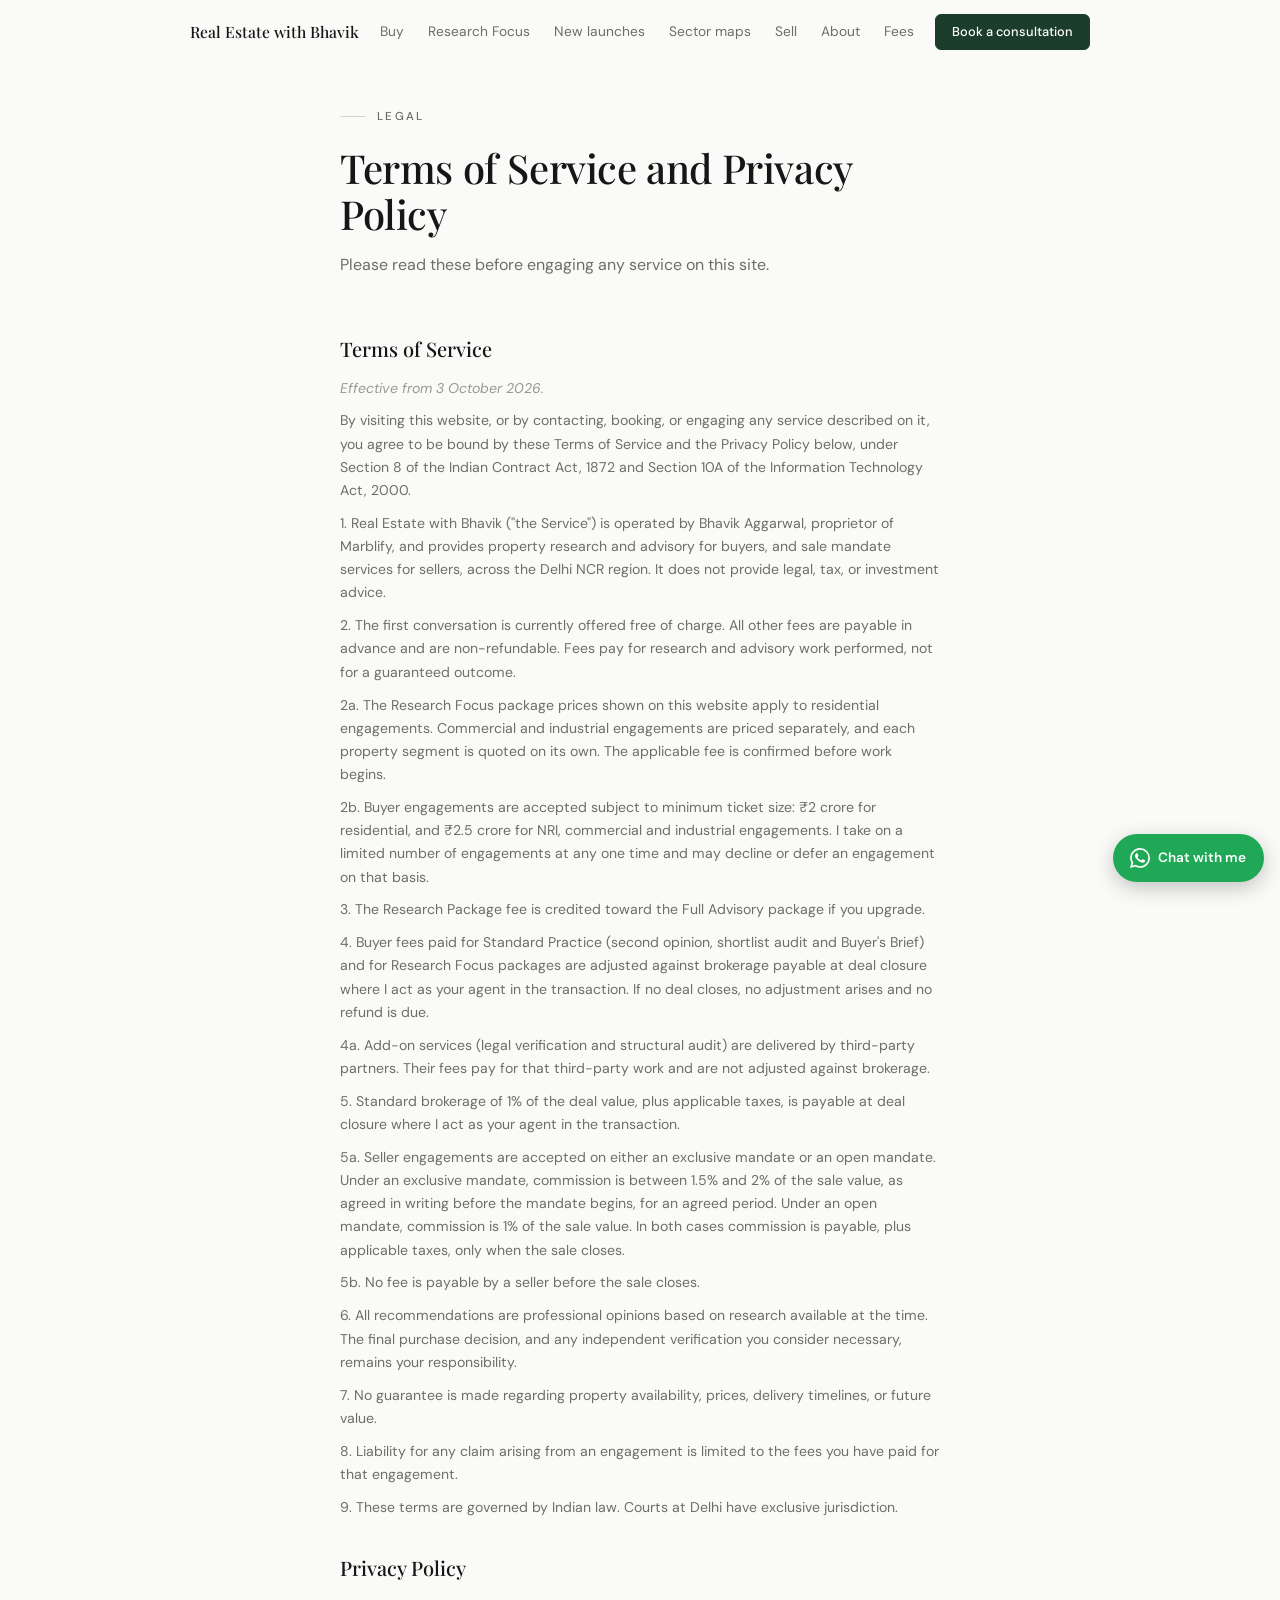
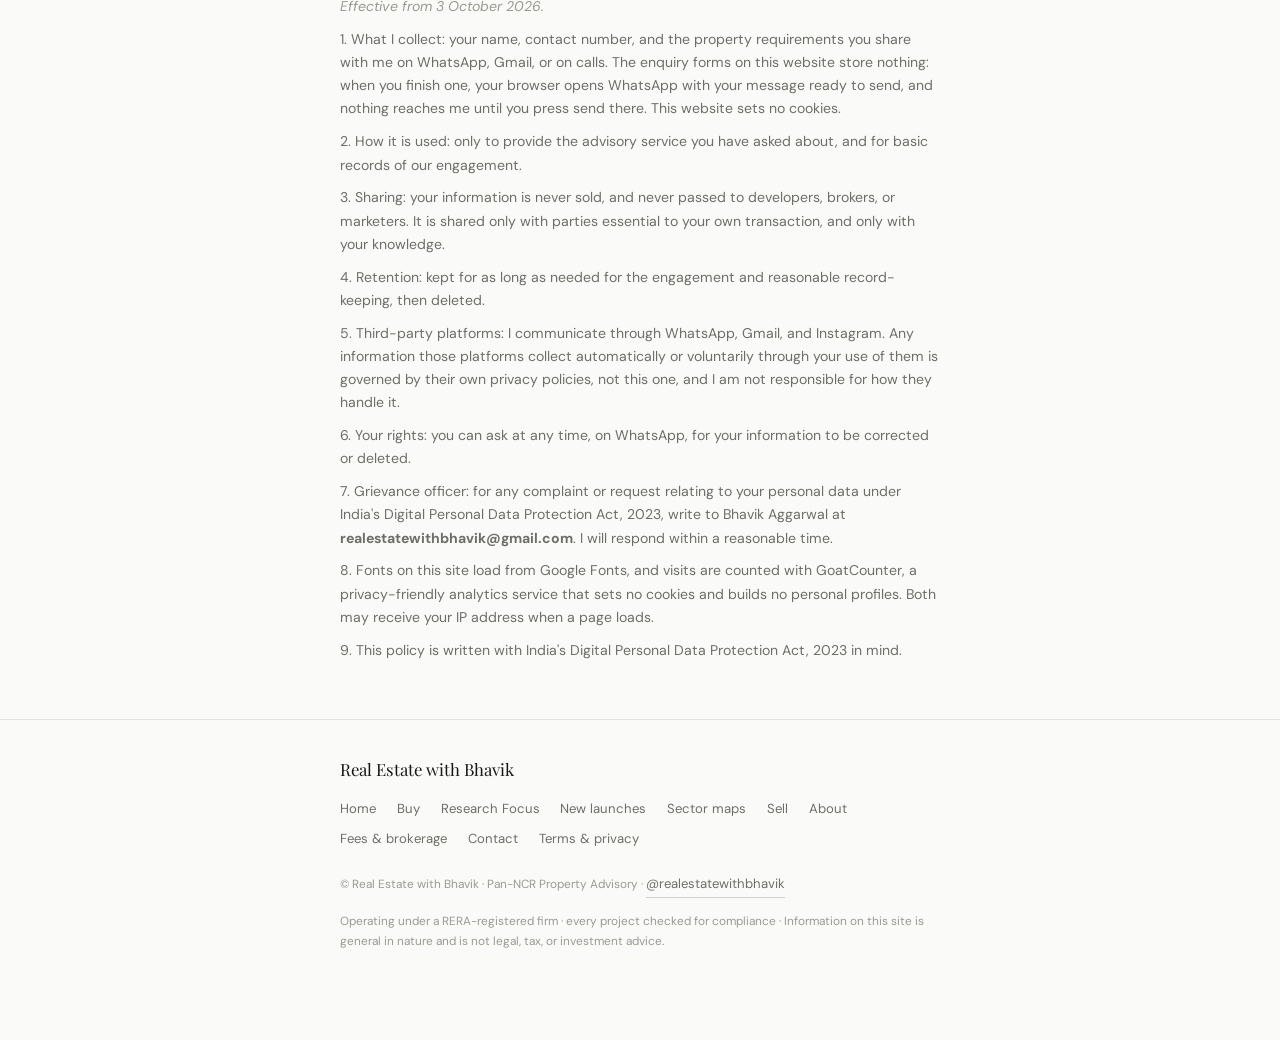
<file: legal.html>
<!DOCTYPE html>
<html lang="en">

<head>
  <meta charset="UTF-8">
  <meta name="viewport" content="width=device-width, initial-scale=1.0">
  <title>Terms of Service and Privacy Policy · Real Estate with Bhavik</title>
  <meta name="description" content="Terms of Service and Privacy Policy for Real Estate with Bhavik.">
  <link rel="canonical" href="https://www.realestatewithbhavik.com/legal.html">
  <meta property="og:title" content="Terms of Service and Privacy Policy · Real Estate with Bhavik">
  <meta property="og:description" content="Terms of Service and Privacy Policy for Real Estate with Bhavik.">
  <meta property="og:type" content="website">
  <meta property="og:url" content="https://www.realestatewithbhavik.com/legal.html">

  <link rel="preconnect" href="https://fonts.googleapis.com">
  <link rel="preconnect" href="https://fonts.gstatic.com" crossorigin>
  <link href="https://fonts.googleapis.com/css2?family=Playfair+Display:wght@400;500;600&family=DM+Sans:wght@300;400;500;600&display=swap" rel="stylesheet">
  <link rel="stylesheet" href="assets/style.css">
</head>

<body>

  <header id="nav">
    <div class="wrap nav-inner">
      <a href="index.html" class="nav-name">Real Estate with Bhavik</a>
      <nav class="nav-links" aria-label="Main">
        <a href="advisory.html">Buy</a>
        <a href="research.html">Research Focus</a>
        <a href="launches.html">New launches</a>
        <a href="https://maps.realestatewithbhavik.com/" data-goatcounter-click="nav-sector-maps">Sector maps</a>
        <a href="mandates.html">Sell</a>
        <a href="about.html">About</a>
        <a href="fees.html">Fees</a>
      </nav>
      <div class="nav-right">
        <a class="btn btn-sm nav-cta" data-goatcounter-click="nav-consult" href="contact.html">Book a consultation</a>
        <details class="menu">
          <summary aria-label="Menu"><svg viewBox="0 0 24 24" fill="none" stroke="currentColor" stroke-width="2" stroke-linecap="round"><path d="M4 7h16M4 12h16M4 17h16"/></svg></summary>
          <nav class="menu-panel" aria-label="Menu">
          <a href="index.html">Home</a>
          <a href="advisory.html">Buy</a>
          <a href="research.html">Research Focus</a>
          <a href="launches.html">New launches</a>
          <a href="https://maps.realestatewithbhavik.com/" data-goatcounter-click="nav-sector-maps">Sector maps</a>
          <a href="mandates.html">Sell</a>
          <a href="about.html">About</a>
          <a href="fees.html">Fees</a>
          <a href="contact.html">Contact</a>
          <a class="btn btn-sm" data-goatcounter-click="menu-consult" href="contact.html">Book a consultation</a>
          </nav>
        </details>
      </div>
    </div>
  </header>

  <main>
    <section class="page-head" style="padding-bottom:0;">
      <div class="wrap">
        <div class="eyebrow">Legal</div>
        <h1 class="page-title">Terms of Service and Privacy Policy</h1>
        <p class="page-lede">Please read these before engaging any service on this site.</p>
      </div>
    </section>

    <section class="legal-page" style="padding-top:1.4rem;">
      <div class="wrap">

        <h2 id="terms">Terms of Service</h2>
        <p class="legal-effective">Effective from 3 October 2026.</p>
        <p>By visiting this website, or by contacting, booking, or engaging any service described on it, you agree to be bound by these Terms of Service and the Privacy Policy below, under Section 8 of the Indian Contract Act, 1872 and Section 10A of the Information Technology Act, 2000.</p>
        <p>1. Real Estate with Bhavik ("the Service") is operated by Bhavik Aggarwal, proprietor of Marblify, and provides property research and advisory for buyers, and sale mandate services for sellers, across the Delhi NCR region. It does not provide legal, tax, or investment advice.</p>
        <p>2. The first conversation is currently offered free of charge. All other fees are payable in advance and are non-refundable. Fees pay for research and advisory work performed, not for a guaranteed outcome.</p>
        <p>2a. The Research Focus package prices shown on this website apply to residential engagements. Commercial and industrial engagements are priced separately, and each property segment is quoted on its own. The applicable fee is confirmed before work begins.</p>
        <p>2b. Buyer engagements are accepted subject to minimum ticket size: ₹2 crore for residential, and ₹2.5 crore for NRI, commercial and industrial engagements. I take on a limited number of engagements at any one time and may decline or defer an engagement on that basis.</p>
        <p>3. The Research Package fee is credited toward the Full Advisory package if you upgrade.</p>
        <p>4. Buyer fees paid for Standard Practice (second opinion, shortlist audit and Buyer's Brief) and for Research Focus packages are adjusted against brokerage payable at deal closure where I act as your agent in the transaction. If no deal closes, no adjustment arises and no refund is due.</p>
        <p>4a. Add-on services (legal verification and structural audit) are delivered by third-party partners. Their fees pay for that third-party work and are not adjusted against brokerage.</p>
        <p>5. Standard brokerage of 1% of the deal value, plus applicable taxes, is payable at deal closure where I act as your agent in the transaction.</p>
        <p>5a. Seller engagements are accepted on either an exclusive mandate or an open mandate. Under an exclusive mandate, commission is between 1.5% and 2% of the sale value, as agreed in writing before the mandate begins, for an agreed period. Under an open mandate, commission is 1% of the sale value. In both cases commission is payable, plus applicable taxes, only when the sale closes.</p>
        <p>5b. No fee is payable by a seller before the sale closes.</p>
        <p>6. All recommendations are professional opinions based on research available at the time. The final purchase decision, and any independent verification you consider necessary, remains your responsibility.</p>
        <p>7. No guarantee is made regarding property availability, prices, delivery timelines, or future value.</p>
        <p>8. Liability for any claim arising from an engagement is limited to the fees you have paid for that engagement.</p>
        <p>9. These terms are governed by Indian law. Courts at Delhi have exclusive jurisdiction.</p>

        <h2 id="privacy">Privacy Policy</h2>
        <p class="legal-effective">Effective from 3 October 2026.</p>
        <p>1. What I collect: your name, contact number, and the property requirements you share with me on WhatsApp, Gmail, or on calls. The enquiry forms on this website store nothing: when you finish one, your browser opens WhatsApp with your message ready to send, and nothing reaches me until you press send there. This website sets no cookies.</p>
        <p>2. How it is used: only to provide the advisory service you have asked about, and for basic records of our engagement.</p>
        <p>3. Sharing: your information is never sold, and never passed to developers, brokers, or marketers. It is shared only with parties essential to your own transaction, and only with your knowledge.</p>
        <p>4. Retention: kept for as long as needed for the engagement and reasonable record-keeping, then deleted.</p>
        <p>5. Third-party platforms: I communicate through WhatsApp, Gmail, and Instagram. Any information those platforms collect automatically or voluntarily through your use of them is governed by their own privacy policies, not this one, and I am not responsible for how they handle it.</p>
        <p>6. Your rights: you can ask at any time, on WhatsApp, for your information to be corrected or deleted.</p>
        <p>7. Grievance officer: for any complaint or request relating to your personal data under India's Digital Personal Data Protection Act, 2023, write to Bhavik Aggarwal at <strong>realestatewithbhavik@gmail.com</strong>. I will respond within a reasonable time.</p>
        <p>8. Fonts on this site load from Google Fonts, and visits are counted with GoatCounter, a privacy-friendly analytics service that sets no cookies and builds no personal profiles. Both may receive your IP address when a page loads.</p>
        <p>9. This policy is written with India's Digital Personal Data Protection Act, 2023 in mind.</p>

      </div>
    </section>

  </main>

  <footer>
    <div class="wrap">
      <div class="foot-brand">Real Estate with Bhavik</div>
      <nav class="foot-nav" aria-label="Footer">
        <a href="index.html">Home</a>
        <a href="advisory.html">Buy</a>
        <a href="research.html">Research Focus</a>
        <a href="launches.html">New launches</a>
        <a href="https://maps.realestatewithbhavik.com/" data-goatcounter-click="nav-sector-maps">Sector maps</a>
        <a href="mandates.html">Sell</a>
        <a href="about.html">About</a>
        <a href="fees.html">Fees &amp; brokerage</a>
        <a href="contact.html">Contact</a>
        <a href="legal.html">Terms &amp; privacy</a>
      </nav>
      <p class="foot-line">© Real Estate with Bhavik · Pan-NCR Property Advisory · <a class="ig-link" style="margin:0;" href="https://instagram.com/realestatewithbhavik" target="_blank" rel="noopener">@realestatewithbhavik</a></p>
      <p class="foot-line">Operating under a RERA-registered firm · every project checked for compliance · Information on this site is general in nature and is not legal, tax, or investment advice.</p>
    </div>
  </footer>

  <a id="wa-fab" data-goatcounter-click="whatsapp-fab" href="https://wa.me/917011733205?text=Hi%20Bhavik%2C%20I%20have%20a%20question%20about%20buying%20in%20NCR." target="_blank" rel="noopener" aria-label="Chat with Bhavik on WhatsApp">
    <svg viewBox="0 0 24 24" fill="currentColor" aria-hidden="true"><path d="M17.472 14.382c-.297-.149-1.758-.867-2.03-.967-.273-.099-.471-.148-.67.15-.197.297-.767.966-.94 1.164-.173.199-.347.223-.644.075-.297-.15-1.255-.463-2.39-1.475-.883-.788-1.48-1.761-1.653-2.059-.173-.297-.018-.458.13-.606.134-.133.297-.347.446-.52.149-.174.198-.298.298-.497.099-.198.05-.371-.025-.52-.075-.149-.669-1.612-.916-2.207-.242-.579-.487-.5-.669-.51-.173-.008-.371-.01-.57-.01-.198 0-.52.074-.792.372-.272.297-1.04 1.016-1.04 2.479 0 1.462 1.065 2.875 1.213 3.074.149.198 2.096 3.2 5.077 4.487.709.306 1.262.489 1.694.625.712.227 1.36.195 1.871.118.571-.085 1.758-.719 2.006-1.413.248-.694.248-1.289.173-1.413-.074-.124-.272-.198-.57-.347m-5.421 7.403h-.004a9.87 9.87 0 0 1-5.031-1.378l-.361-.214-3.741.982.998-3.648-.235-.374a9.86 9.86 0 0 1-1.51-5.26c.001-5.45 4.436-9.884 9.888-9.884 2.64 0 5.122 1.03 6.988 2.898a9.825 9.825 0 0 1 2.893 6.994c-.003 5.45-4.437 9.884-9.885 9.884m8.413-18.297A11.815 11.815 0 0 0 12.05 0C5.495 0 .16 5.335.157 11.892c0 2.096.547 4.142 1.588 5.945L.057 24l6.305-1.654a11.882 11.882 0 0 0 5.683 1.448h.005c6.554 0 11.89-5.335 11.893-11.893a11.821 11.821 0 0 0-3.48-8.413Z"/></svg>
    <span>Chat with me</span>
  </a>

  <script src="assets/site.js"></script>
  <script data-goatcounter="https://realestatewithbhavik.goatcounter.com/count" async src="//gc.zgo.at/count.js"></script>

</body>

</html>
</file>
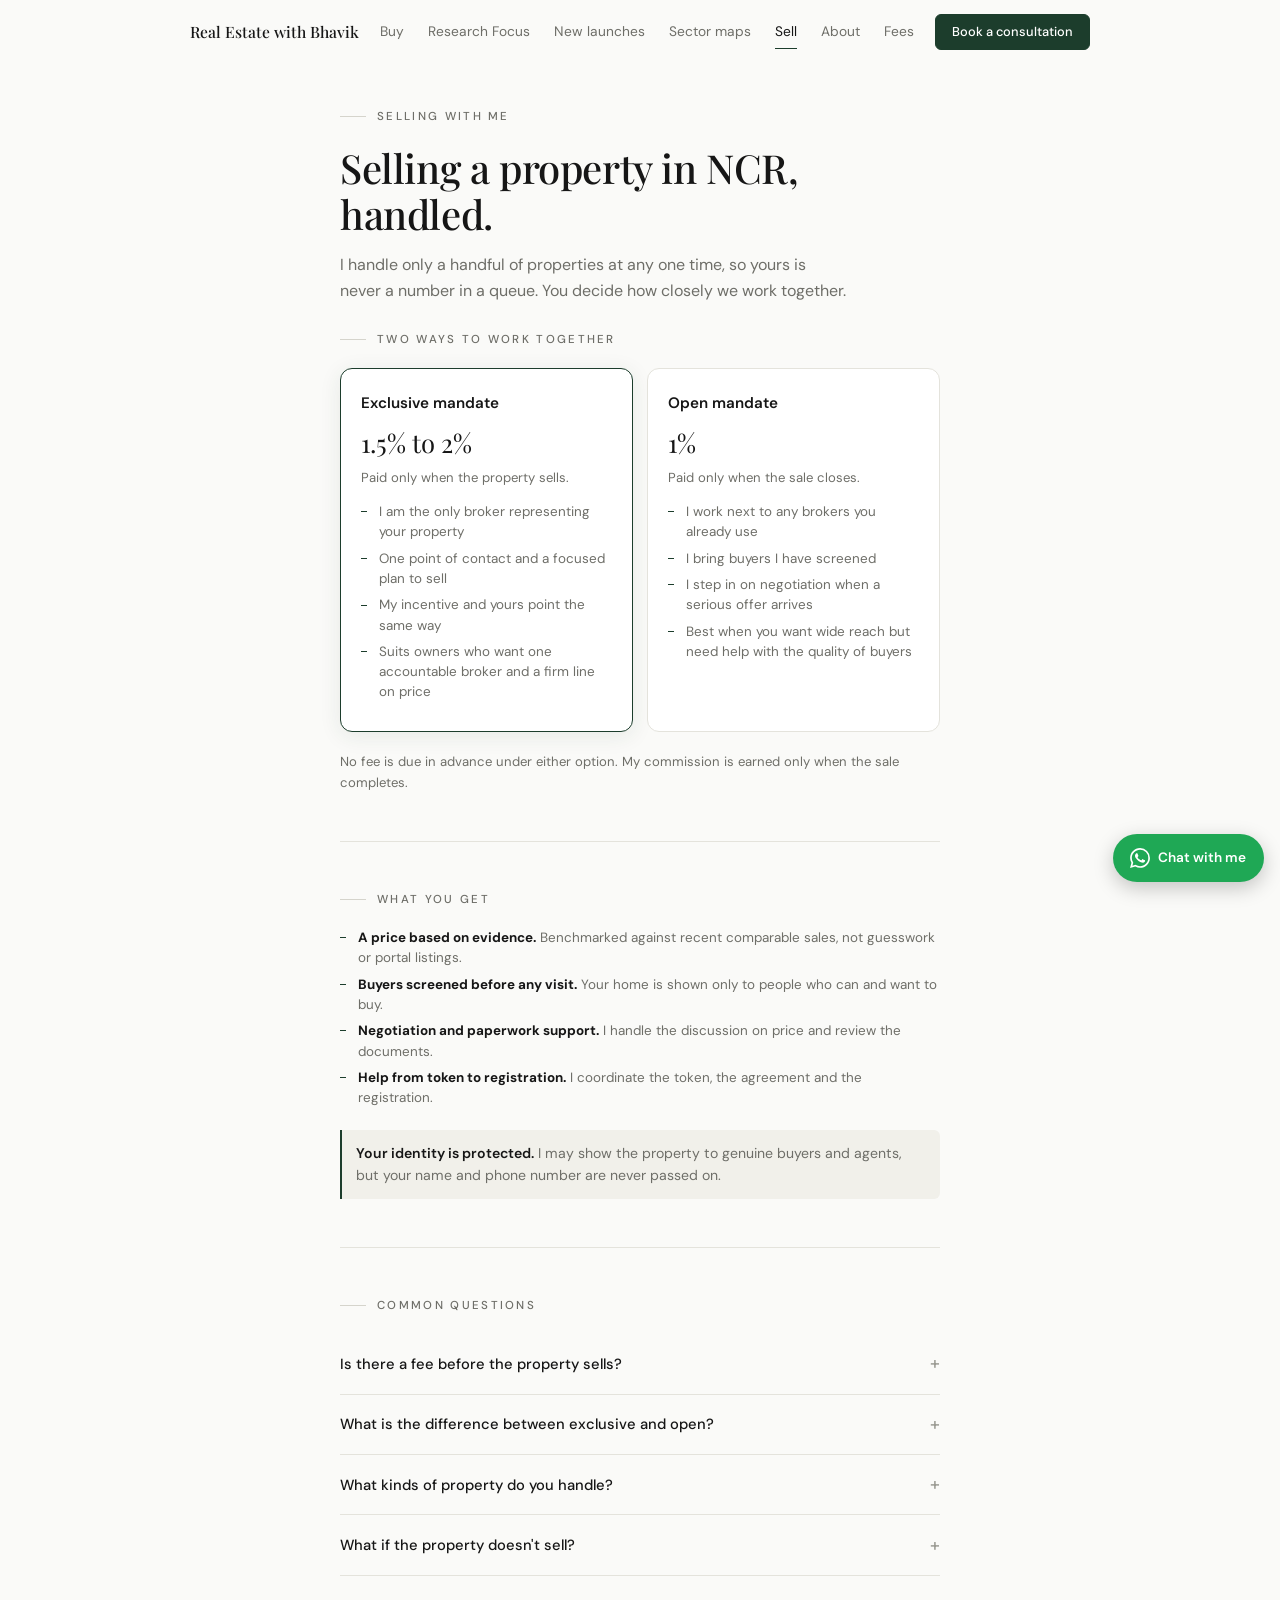
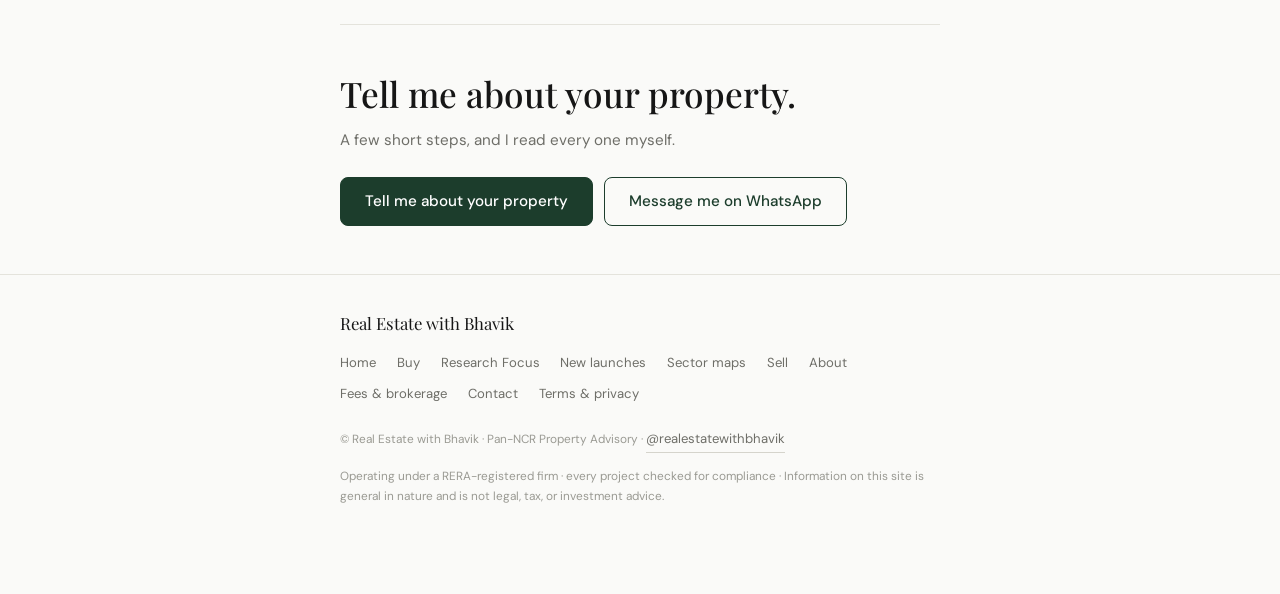
<file: mandates.html>
<!DOCTYPE html>
<html lang="en">

<head>
  <meta charset="UTF-8">
  <meta name="viewport" content="width=device-width, initial-scale=1.0">
  <title>Selling with me · Real Estate with Bhavik</title>
  <meta name="description" content="Sell your NCR property under an exclusive mandate at 1.5% to 2% or an open mandate at 1%, paid only when it sells.">
  <link rel="canonical" href="https://www.realestatewithbhavik.com/mandates.html">
  <meta property="og:title" content="Selling with me · Real Estate with Bhavik">
  <meta property="og:description" content="Sell your NCR property under an exclusive mandate at 1.5% to 2% or an open mandate at 1%, paid only when it sells.">
  <meta property="og:type" content="website">
  <meta property="og:url" content="https://www.realestatewithbhavik.com/mandates.html">

  <link rel="preconnect" href="https://fonts.googleapis.com">
  <link rel="preconnect" href="https://fonts.gstatic.com" crossorigin>
  <link href="https://fonts.googleapis.com/css2?family=Playfair+Display:wght@400;500;600&family=DM+Sans:wght@300;400;500;600&display=swap" rel="stylesheet">
  <link rel="stylesheet" href="assets/style.css">
</head>

<body>

  <header id="nav">
    <div class="wrap nav-inner">
      <a href="index.html" class="nav-name">Real Estate with Bhavik</a>
      <nav class="nav-links" aria-label="Main">
        <a href="advisory.html">Buy</a>
        <a href="research.html">Research Focus</a>
        <a href="launches.html">New launches</a>
        <a href="https://maps.realestatewithbhavik.com/" data-goatcounter-click="nav-sector-maps">Sector maps</a>
        <a href="mandates.html" aria-current="page">Sell</a>
        <a href="about.html">About</a>
        <a href="fees.html">Fees</a>
      </nav>
      <div class="nav-right">
        <a class="btn btn-sm nav-cta" data-goatcounter-click="nav-consult" href="contact.html">Book a consultation</a>
        <details class="menu">
          <summary aria-label="Menu"><svg viewBox="0 0 24 24" fill="none" stroke="currentColor" stroke-width="2" stroke-linecap="round"><path d="M4 7h16M4 12h16M4 17h16"/></svg></summary>
          <nav class="menu-panel" aria-label="Menu">
          <a href="index.html">Home</a>
          <a href="advisory.html">Buy</a>
          <a href="research.html">Research Focus</a>
          <a href="launches.html">New launches</a>
          <a href="https://maps.realestatewithbhavik.com/" data-goatcounter-click="nav-sector-maps">Sector maps</a>
          <a href="mandates.html" aria-current="page">Sell</a>
          <a href="about.html">About</a>
          <a href="fees.html">Fees</a>
          <a href="contact.html">Contact</a>
          <a class="btn btn-sm" data-goatcounter-click="menu-consult" href="contact.html">Book a consultation</a>
          </nav>
        </details>
      </div>
    </div>
  </header>

  <main>
    <section class="page-head" style="padding-bottom:0;">
      <div class="wrap">
        <div class="eyebrow">Selling with me</div>
        <h1 class="page-title">Selling a property in NCR, handled.</h1>
        <p class="page-lede">I handle only a handful of properties at any one time, so yours is never a number in a queue. You decide how closely we work together.</p>
      </div>
    </section>

    <section id="mandate-types" style="padding-top:1.6rem;">
      <div class="wrap reveal">
        <div class="eyebrow">Two ways to work together</div>
        <div class="cards">

          <article class="card featured">
            <div class="card-top"><span class="card-name">Exclusive mandate</span></div>
            <div class="card-price">1.5% to 2%</div>
            <div class="card-desc">Paid only when the property sells.</div>
            <ul class="dash-list">
              <li>I am the only broker representing your property</li>
              <li>One point of contact and a focused plan to sell</li>
              <li>My incentive and yours point the same way</li>
              <li>Suits owners who want one accountable broker and a firm line on price</li>
            </ul>
          </article>

          <article class="card">
            <div class="card-top"><span class="card-name">Open mandate</span></div>
            <div class="card-price">1%</div>
            <div class="card-desc">Paid only when the sale closes.</div>
            <ul class="dash-list">
              <li>I work next to any brokers you already use</li>
              <li>I bring buyers I have screened</li>
              <li>I step in on negotiation when a serious offer arrives</li>
              <li>Best when you want wide reach but need help with the quality of buyers</li>
            </ul>
          </article>

        </div>
        <p class="cards-note">No fee is due in advance under either option. My commission is earned only when the sale completes.</p>
      </div>
    </section>
    <div class="wrap"><div class="rule"></div></div>

    <section id="what-you-get">
      <div class="wrap reveal">
        <div class="eyebrow">What you get</div>
        <ul class="dash-list">
          <li><strong class="ink">A price based on evidence.</strong> Benchmarked against recent comparable sales, not guesswork or portal listings.</li>
          <li><strong class="ink">Buyers screened before any visit.</strong> Your home is shown only to people who can and want to buy.</li>
          <li><strong class="ink">Negotiation and paperwork support.</strong> I handle the discussion on price and review the documents.</li>
          <li><strong class="ink">Help from token to registration.</strong> I coordinate the token, the agreement and the registration.</li>
        </ul>
        <p class="stance-note"><strong>Your identity is protected.</strong> I may show the property to genuine buyers and agents, but your name and phone number are never passed on.</p>
      </div>
    </section>
    <div class="wrap"><div class="rule"></div></div>

    <section id="sell-faq">
      <div class="wrap reveal">
        <div class="eyebrow">Common questions</div>
        <div class="faq">

          <details>
            <summary>Is there a fee before the property sells?</summary>
            <p>No. Nothing is charged until the sale closes.</p>
          </details>

          <details>
            <summary>What is the difference between exclusive and open?</summary>
            <p>On an exclusive mandate I am the only broker representing your property, and I put a focused plan behind it. On an open mandate you can use other brokers as well, and I bring screened buyers and help with negotiation when a serious offer arrives. Exclusive is 1.5% to 2%, and open is 1%, both paid only when the sale closes.</p>
          </details>

          <details>
            <summary>What kinds of property do you handle?</summary>
            <p>Residential and commercial: flats, builder floors, villas and independent houses, plots, and commercial space. I work across Noida, Greater Noida, the Yamuna Expressway and Gurgaon, and elsewhere in NCR on request.</p>
          </details>

          <details>
            <summary>What if the property doesn't sell?</summary>
            <p>You owe me nothing. There is no upfront fee on the sell side, and commission is payable only when a sale closes.</p>
          </details>

        </div>
      </div>
    </section>
    <div class="wrap"><div class="rule"></div></div>
    <section id="mand-cta">
      <div class="wrap reveal">
        <h2 class="final-title">Tell me about your property.</h2>
        <p class="final-sub">A few short steps, and I read every one myself.</p>
        <div class="cta-row">
          <a class="btn btn-block" data-goatcounter-click="mand-cta-main" href="sell.html">Tell me about your property</a>
          <a class="btn btn-ghost btn-block" data-goatcounter-click="mand-cta-wa" href="https://wa.me/917011733205?text=Hi%20Bhavik%2C%20I%27d%20like%20to%20talk%20about%20selling%20my%20property." target="_blank" rel="noopener">Message me on WhatsApp</a>
        </div>
      </div>
    </section>

  </main>

  <footer>
    <div class="wrap">
      <div class="foot-brand">Real Estate with Bhavik</div>
      <nav class="foot-nav" aria-label="Footer">
        <a href="index.html">Home</a>
        <a href="advisory.html">Buy</a>
        <a href="research.html">Research Focus</a>
        <a href="launches.html">New launches</a>
        <a href="https://maps.realestatewithbhavik.com/" data-goatcounter-click="nav-sector-maps">Sector maps</a>
        <a href="mandates.html">Sell</a>
        <a href="about.html">About</a>
        <a href="fees.html">Fees &amp; brokerage</a>
        <a href="contact.html">Contact</a>
        <a href="legal.html">Terms &amp; privacy</a>
      </nav>
      <p class="foot-line">© Real Estate with Bhavik · Pan-NCR Property Advisory · <a class="ig-link" style="margin:0;" href="https://instagram.com/realestatewithbhavik" target="_blank" rel="noopener">@realestatewithbhavik</a></p>
      <p class="foot-line">Operating under a RERA-registered firm · every project checked for compliance · Information on this site is general in nature and is not legal, tax, or investment advice.</p>
    </div>
  </footer>

  <a id="wa-fab" data-goatcounter-click="whatsapp-fab" href="https://wa.me/917011733205?text=Hi%20Bhavik%2C%20I%20have%20a%20question%20about%20buying%20in%20NCR." target="_blank" rel="noopener" aria-label="Chat with Bhavik on WhatsApp">
    <svg viewBox="0 0 24 24" fill="currentColor" aria-hidden="true"><path d="M17.472 14.382c-.297-.149-1.758-.867-2.03-.967-.273-.099-.471-.148-.67.15-.197.297-.767.966-.94 1.164-.173.199-.347.223-.644.075-.297-.15-1.255-.463-2.39-1.475-.883-.788-1.48-1.761-1.653-2.059-.173-.297-.018-.458.13-.606.134-.133.297-.347.446-.52.149-.174.198-.298.298-.497.099-.198.05-.371-.025-.52-.075-.149-.669-1.612-.916-2.207-.242-.579-.487-.5-.669-.51-.173-.008-.371-.01-.57-.01-.198 0-.52.074-.792.372-.272.297-1.04 1.016-1.04 2.479 0 1.462 1.065 2.875 1.213 3.074.149.198 2.096 3.2 5.077 4.487.709.306 1.262.489 1.694.625.712.227 1.36.195 1.871.118.571-.085 1.758-.719 2.006-1.413.248-.694.248-1.289.173-1.413-.074-.124-.272-.198-.57-.347m-5.421 7.403h-.004a9.87 9.87 0 0 1-5.031-1.378l-.361-.214-3.741.982.998-3.648-.235-.374a9.86 9.86 0 0 1-1.51-5.26c.001-5.45 4.436-9.884 9.888-9.884 2.64 0 5.122 1.03 6.988 2.898a9.825 9.825 0 0 1 2.893 6.994c-.003 5.45-4.437 9.884-9.885 9.884m8.413-18.297A11.815 11.815 0 0 0 12.05 0C5.495 0 .16 5.335.157 11.892c0 2.096.547 4.142 1.588 5.945L.057 24l6.305-1.654a11.882 11.882 0 0 0 5.683 1.448h.005c6.554 0 11.89-5.335 11.893-11.893a11.821 11.821 0 0 0-3.48-8.413Z"/></svg>
    <span>Chat with me</span>
  </a>

  <script src="assets/site.js"></script>
  <script data-goatcounter="https://realestatewithbhavik.goatcounter.com/count" async src="//gc.zgo.at/count.js"></script>

</body>

</html>
</file>
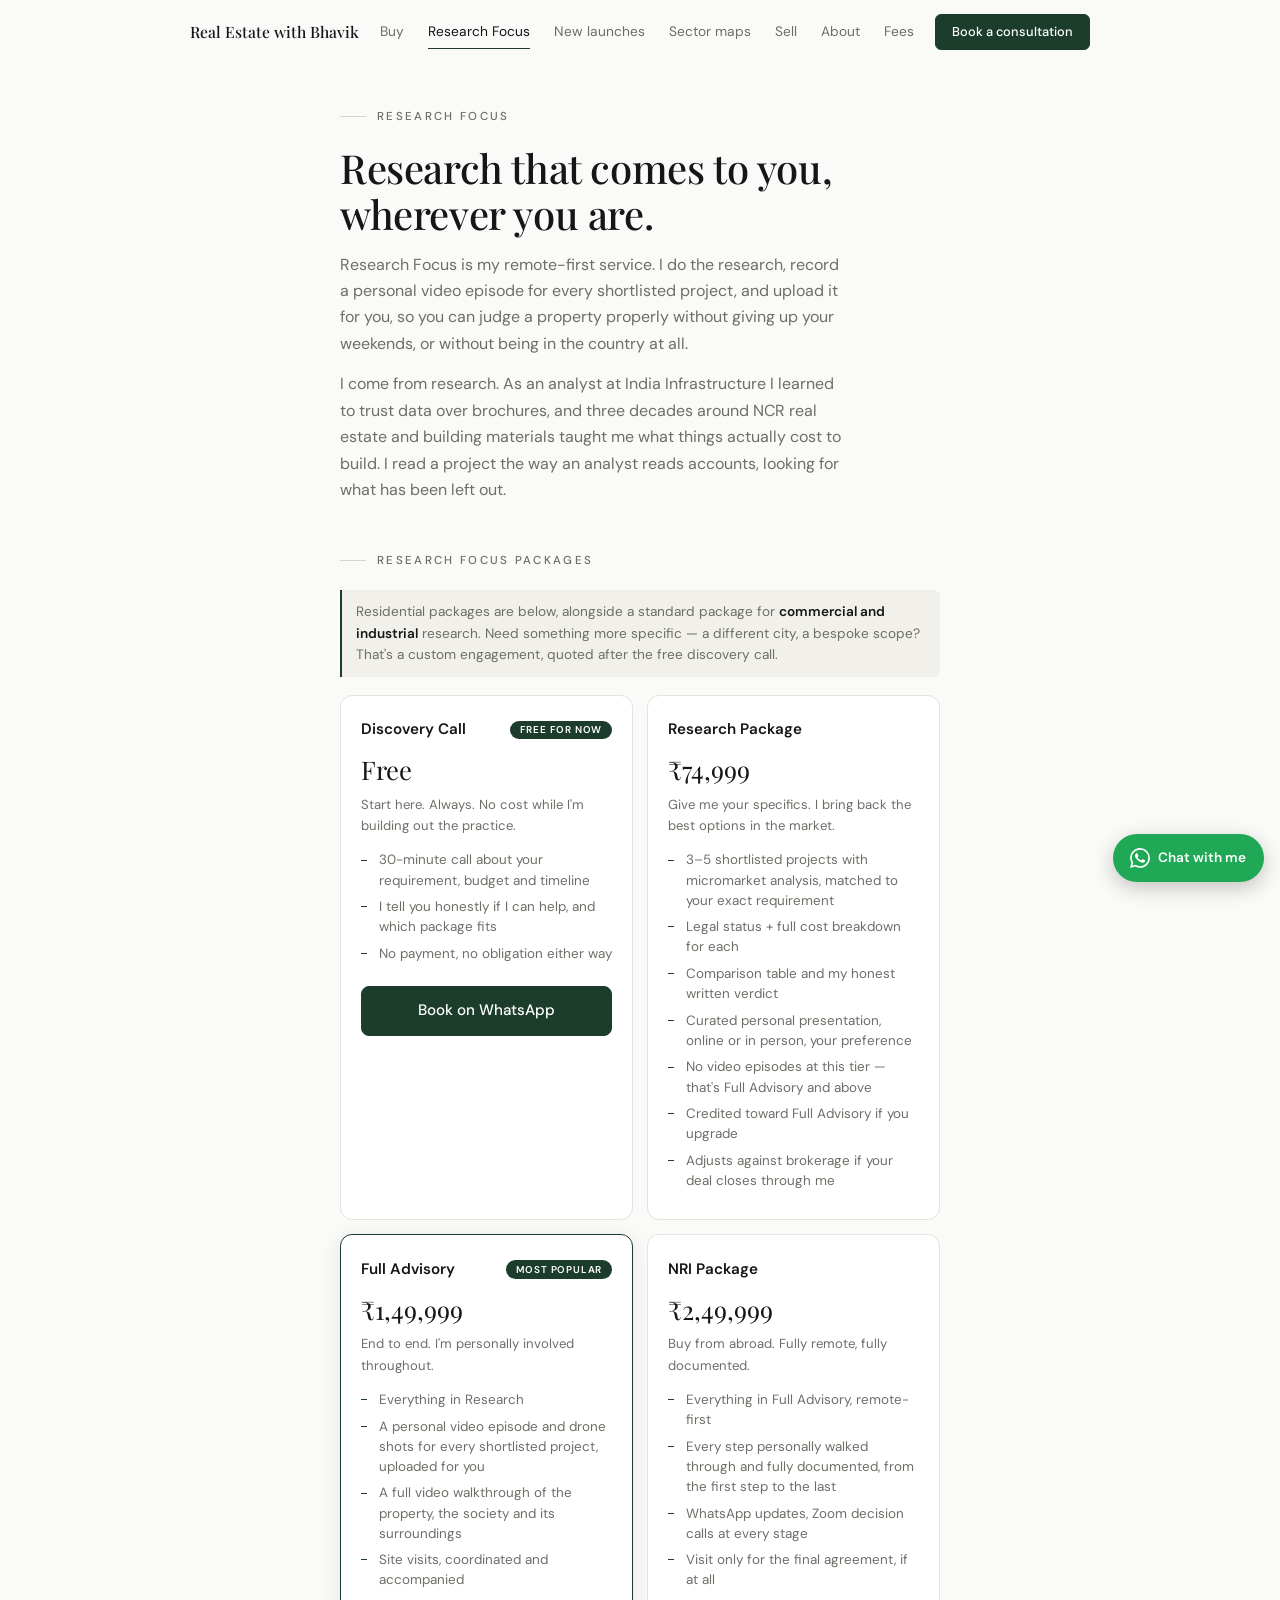
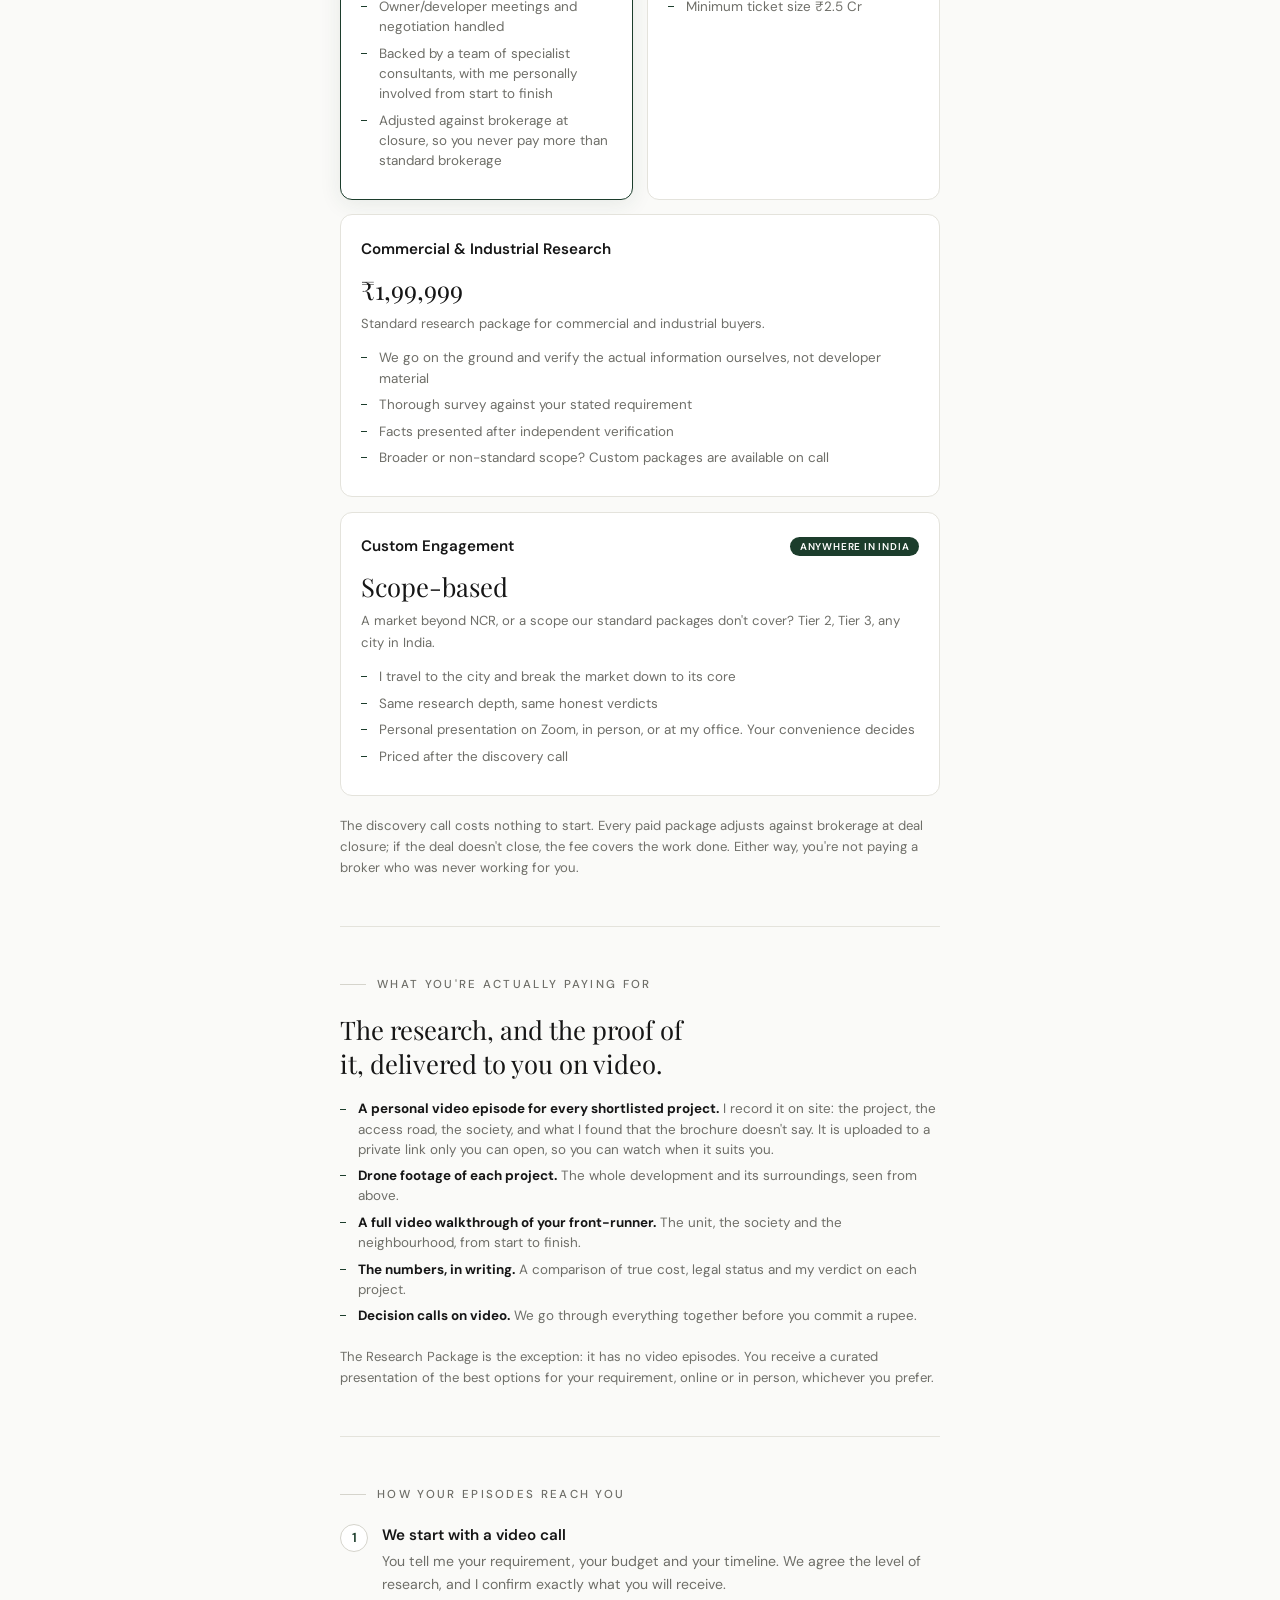
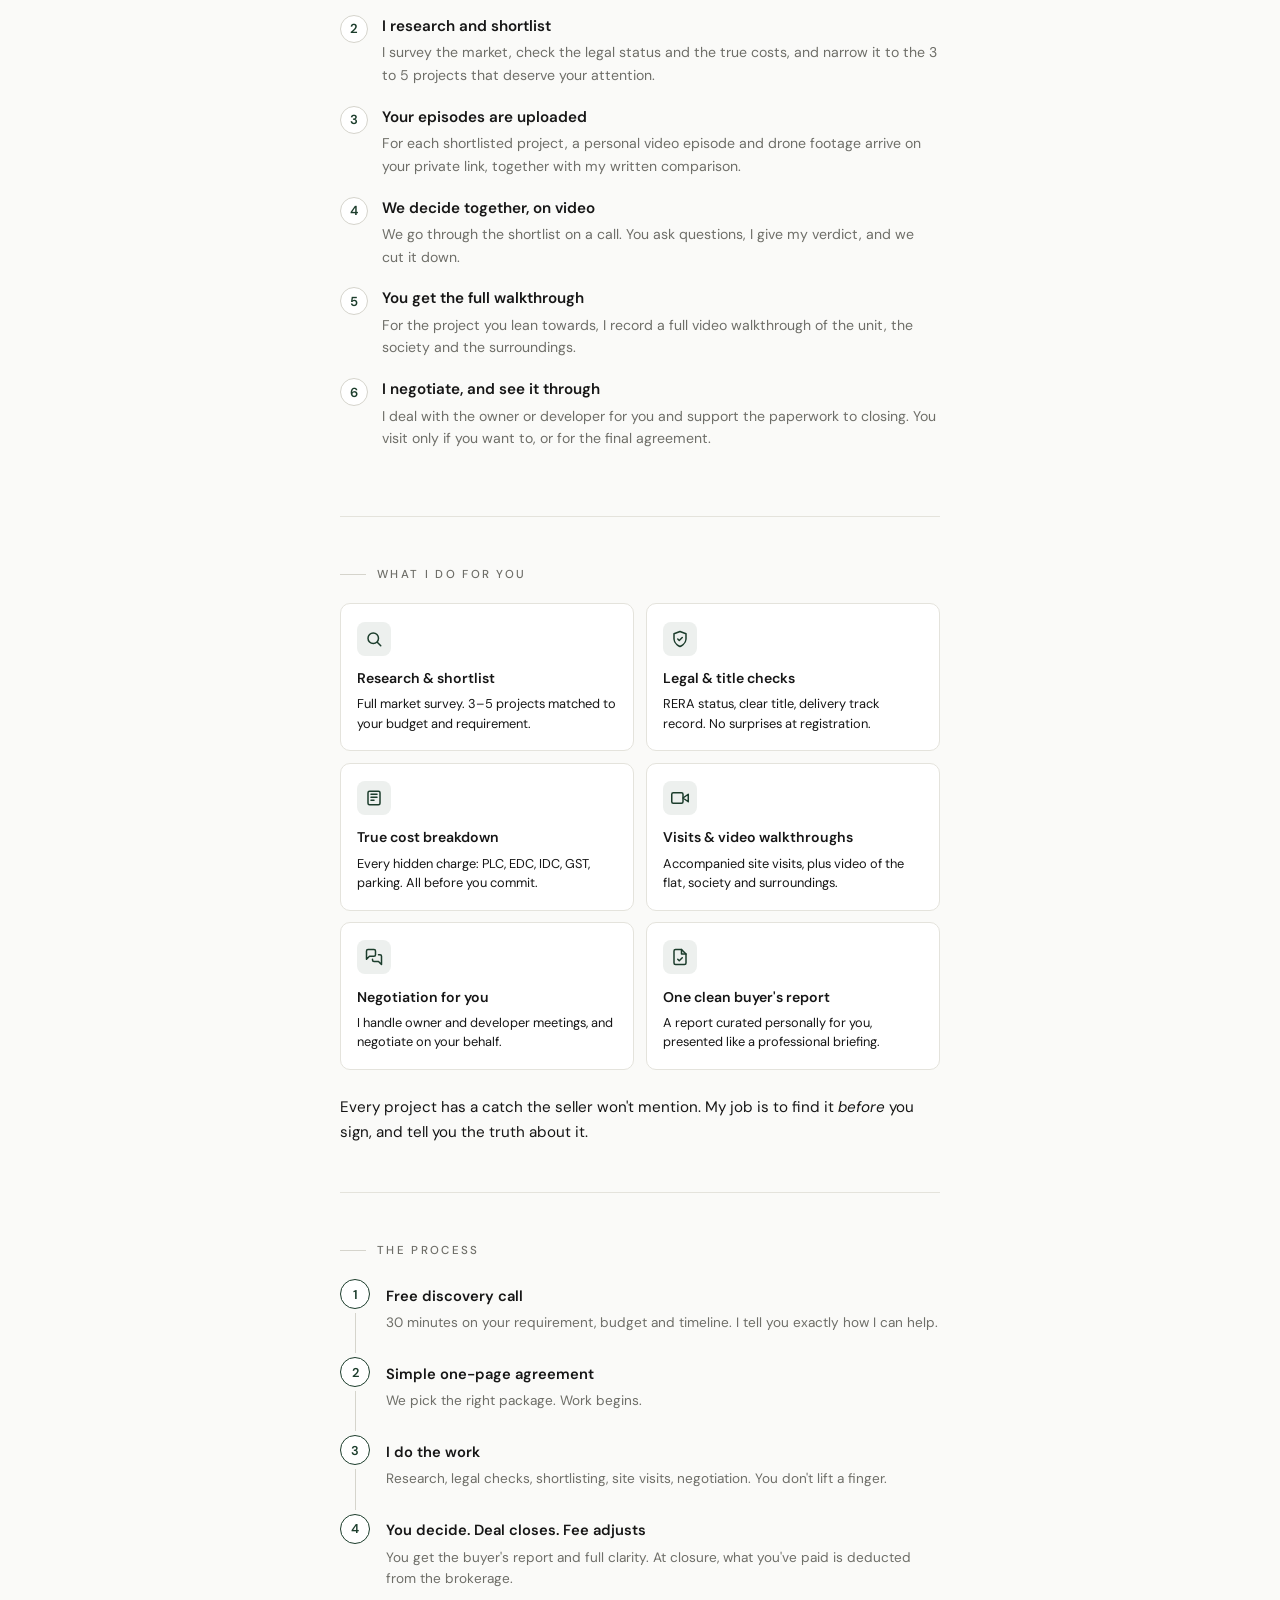
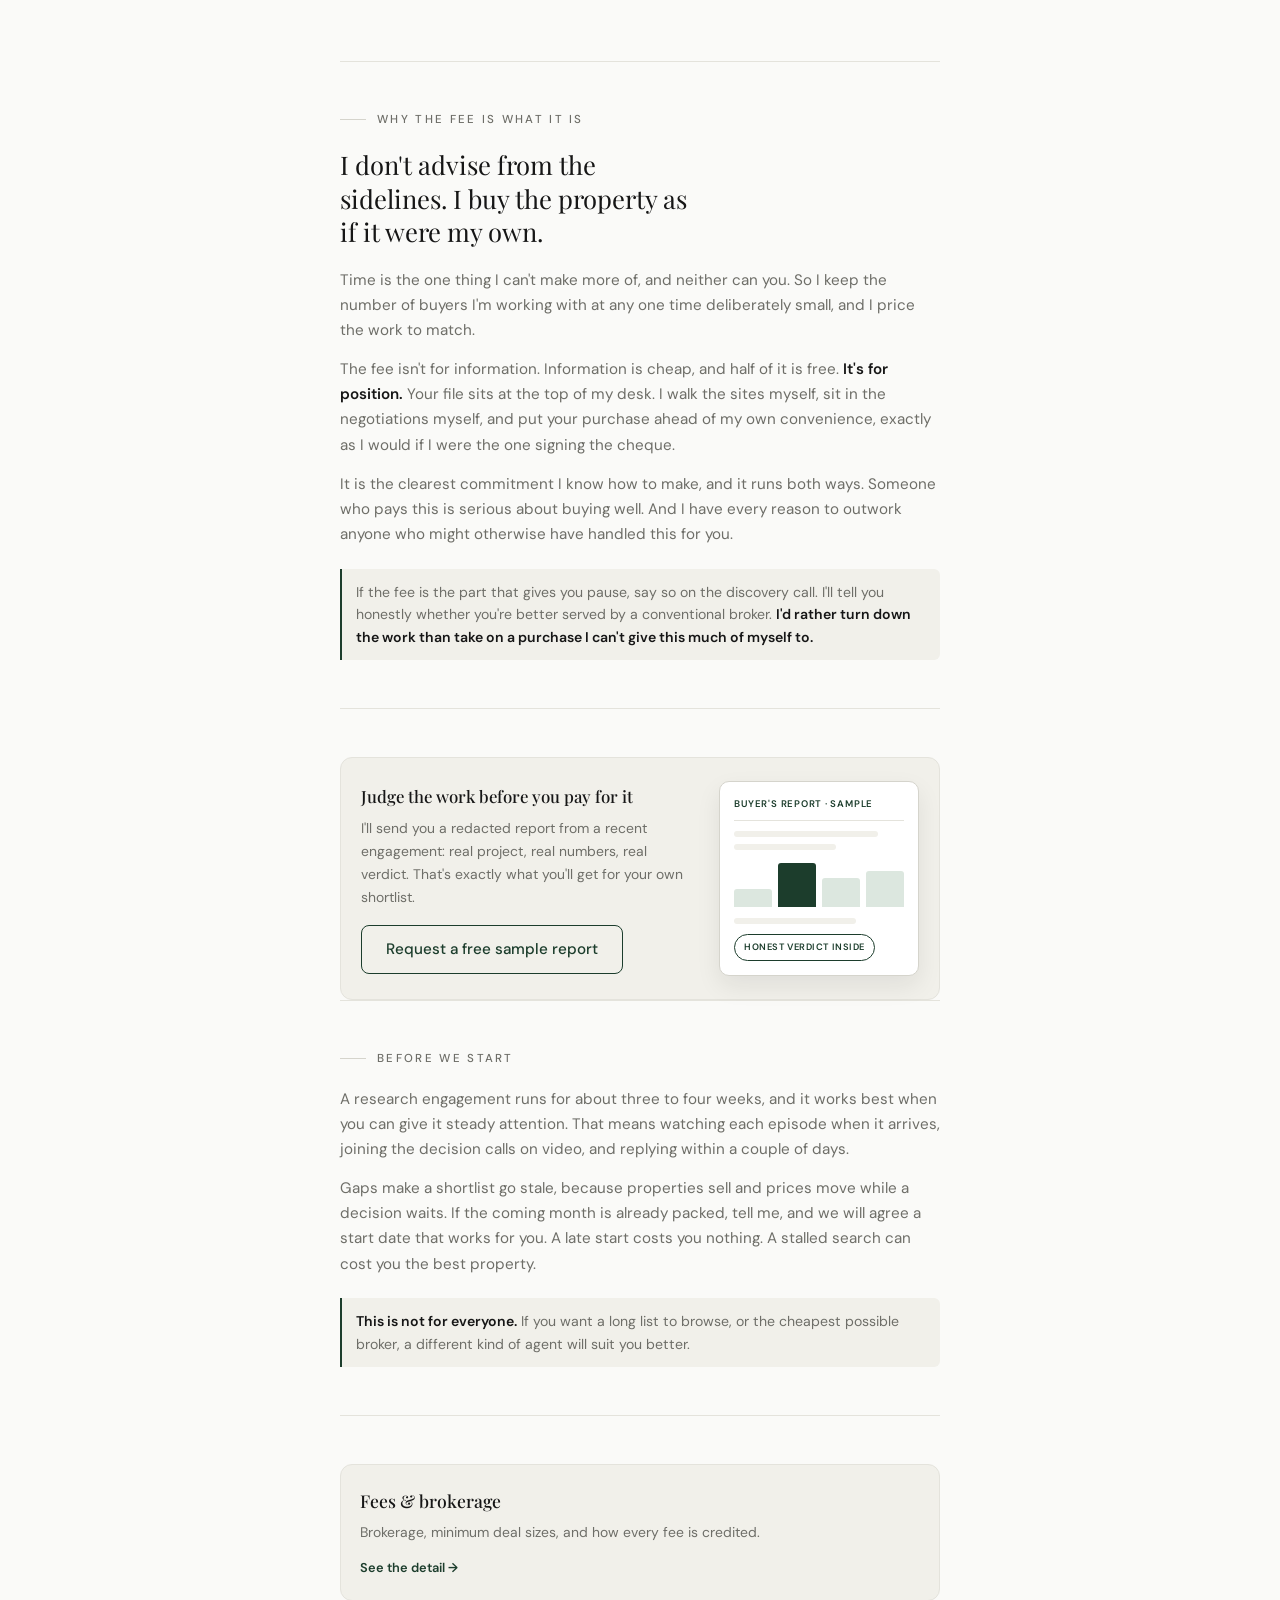
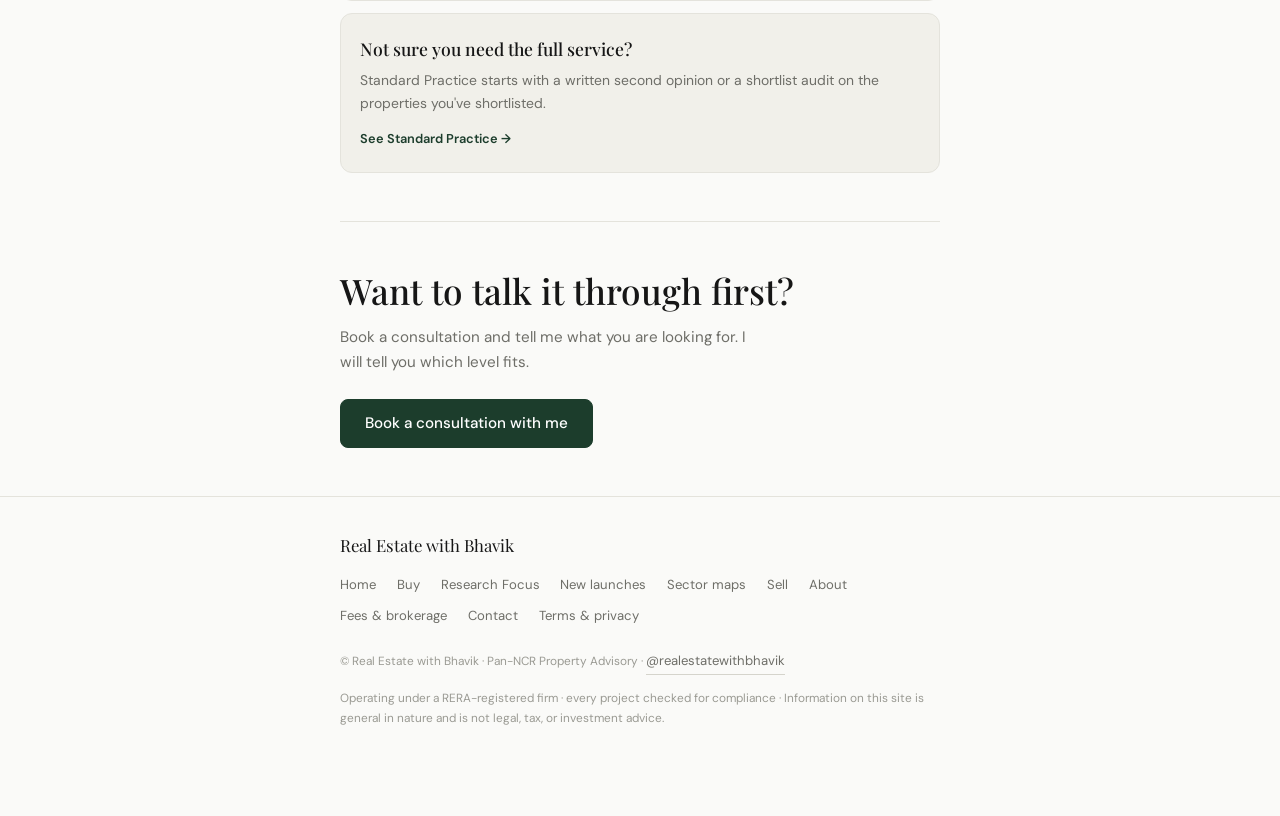
<file: research.html>
<!DOCTYPE html>
<html lang="en">

<head>
  <meta charset="UTF-8">
  <meta name="viewport" content="width=device-width, initial-scale=1.0">
  <title>Research Focus · Real Estate with Bhavik</title>
  <meta name="description" content="Research Focus: personally curated research with video episodes and drone footage of every shortlisted project, for buyers across NCR.">
  <link rel="canonical" href="https://www.realestatewithbhavik.com/research.html">
  <meta property="og:title" content="Research Focus · Real Estate with Bhavik">
  <meta property="og:description" content="Research Focus: personally curated research with video episodes and drone footage of every shortlisted project, for buyers across NCR.">
  <meta property="og:type" content="website">
  <meta property="og:url" content="https://www.realestatewithbhavik.com/research.html">

  <link rel="preconnect" href="https://fonts.googleapis.com">
  <link rel="preconnect" href="https://fonts.gstatic.com" crossorigin>
  <link href="https://fonts.googleapis.com/css2?family=Playfair+Display:wght@400;500;600&family=DM+Sans:wght@300;400;500;600&display=swap" rel="stylesheet">
  <link rel="stylesheet" href="assets/style.css">
</head>

<body>

  <header id="nav">
    <div class="wrap nav-inner">
      <a href="index.html" class="nav-name">Real Estate with Bhavik</a>
      <nav class="nav-links" aria-label="Main">
        <a href="advisory.html">Buy</a>
        <a href="research.html" aria-current="page">Research Focus</a>
        <a href="launches.html">New launches</a>
        <a href="https://maps.realestatewithbhavik.com/" data-goatcounter-click="nav-sector-maps">Sector maps</a>
        <a href="mandates.html">Sell</a>
        <a href="about.html">About</a>
        <a href="fees.html">Fees</a>
      </nav>
      <div class="nav-right">
        <a class="btn btn-sm nav-cta" data-goatcounter-click="nav-consult" href="contact.html">Book a consultation</a>
        <details class="menu">
          <summary aria-label="Menu"><svg viewBox="0 0 24 24" fill="none" stroke="currentColor" stroke-width="2" stroke-linecap="round"><path d="M4 7h16M4 12h16M4 17h16"/></svg></summary>
          <nav class="menu-panel" aria-label="Menu">
          <a href="index.html">Home</a>
          <a href="advisory.html">Buy</a>
          <a href="research.html" aria-current="page">Research Focus</a>
          <a href="launches.html">New launches</a>
          <a href="https://maps.realestatewithbhavik.com/" data-goatcounter-click="nav-sector-maps">Sector maps</a>
          <a href="mandates.html">Sell</a>
          <a href="about.html">About</a>
          <a href="fees.html">Fees</a>
          <a href="contact.html">Contact</a>
          <a class="btn btn-sm" data-goatcounter-click="menu-consult" href="contact.html">Book a consultation</a>
          </nav>
        </details>
      </div>
    </div>
  </header>

  <main>
    <section class="page-head" style="padding-bottom:0;">
      <div class="wrap">
        <div class="eyebrow">Research Focus</div>
        <h1 class="page-title">Research that comes to you, wherever you are.</h1>
        <p class="page-lede">Research Focus is my remote-first service. I do the research, record a personal video episode for every shortlisted project, and upload it for you, so you can judge a property properly without giving up your weekends, or without being in the country at all.</p>
        <p class="page-lede" style="margin-top:0.9rem;">I come from research. As an analyst at India Infrastructure I learned to trust data over brochures, and three decades around NCR real estate and building materials taught me what things actually cost to build. I read a project the way an analyst reads accounts, looking for what has been left out.</p>
      </div>
    </section>

    <section id="packages">
      <div class="wrap reveal">
        <div class="eyebrow">Research Focus packages</div>
        <p class="cards-intro">Residential packages are below, alongside a standard package for <strong>commercial and industrial</strong> research. Need something more specific — a different city, a bespoke scope? That's a custom engagement, quoted after the free discovery call.</p>
        <div class="cards">

          <article class="card">
            <div class="card-top"><span class="card-name">Discovery Call</span><span class="badge">Free for now</span></div>
            <div class="card-price">Free</div>
            <div class="card-desc">Start here. Always. No cost while I'm building out the practice.</div>
            <ul class="dash-list">
              <li>30-minute call about your requirement, budget and timeline</li>
              <li>I tell you honestly if I can help, and which package fits</li>
              <li>No payment, no obligation either way</li>
            </ul>
            <a class="btn" href="https://wa.me/917011733205?text=Hi%20Bhavik%2C%20I%27d%20like%20to%20book%20a%20discovery%20call." target="_blank" rel="noopener" data-goatcounter-click="package-discovery-book">Book on WhatsApp</a>
          </article>

          <article class="card">
            <div class="card-top"><span class="card-name">Research Package</span></div>
            <div class="card-price">₹74,999</div>
            <div class="card-desc">Give me your specifics. I bring back the best options in the market.</div>
            <ul class="dash-list">
              <li>3–5 shortlisted projects with micromarket analysis, matched to your exact requirement</li>
              <li>Legal status + full cost breakdown for each</li>
              <li>Comparison table and my honest written verdict</li>
              <li>Curated personal presentation, online or in person, your preference</li>
              <li>No video episodes at this tier — that's Full Advisory and above</li>
              <li>Credited toward Full Advisory if you upgrade</li>
              <li>Adjusts against brokerage if your deal closes through me</li>
            </ul>
          </article>

          <article class="card featured">
            <div class="card-top">
              <span class="card-name">Full Advisory</span>
              <span class="badge">Most popular</span>
            </div>
            <div class="card-price">₹1,49,999</div>
            <div class="card-desc">End to end. I'm personally involved throughout.</div>
            <ul class="dash-list">
              <li>Everything in Research</li>
              <li>A personal video episode and drone shots for every shortlisted project, uploaded for you</li>
              <li>A full video walkthrough of the property, the society and its surroundings</li>
              <li>Site visits, coordinated and accompanied</li>
              <li>Owner/developer meetings and negotiation handled</li>
              <li>Backed by a team of specialist consultants, with me personally involved from start to finish</li>
              <li>Adjusted against brokerage at closure, so you never pay more than standard brokerage</li>
            </ul>
          </article>

          <article class="card">
            <div class="card-top"><span class="card-name">NRI Package</span></div>
            <div class="card-price">₹2,49,999</div>
            <div class="card-desc">Buy from abroad. Fully remote, fully documented.</div>
            <ul class="dash-list">
              <li>Everything in Full Advisory, remote-first</li>
              <li>Every step personally walked through and fully documented, from the first step to the last</li>
              <li>WhatsApp updates, Zoom decision calls at every stage</li>
              <li>Visit only for the final agreement, if at all</li>
              <li>Minimum ticket size ₹2.5 Cr</li>
            </ul>
          </article>

          <article class="card span-2">
            <div class="card-top"><span class="card-name">Commercial &amp; Industrial Research</span></div>
            <div class="card-price">₹1,99,999</div>
            <div class="card-desc">Standard research package for commercial and industrial buyers.</div>
            <ul class="dash-list">
              <li>We go on the ground and verify the actual information ourselves, not developer material</li>
              <li>Thorough survey against your stated requirement</li>
              <li>Facts presented after independent verification</li>
              <li>Broader or non-standard scope? Custom packages are available on call</li>
            </ul>
          </article>

          <article class="card span-2">
            <div class="card-top"><span class="card-name">Custom Engagement</span><span class="badge">Anywhere in India</span></div>
            <div class="card-price">Scope-based</div>
            <div class="card-desc">A market beyond NCR, or a scope our standard packages don't cover? Tier 2, Tier 3, any city in India.</div>
            <ul class="dash-list">
              <li>I travel to the city and break the market down to its core</li>
              <li>Same research depth, same honest verdicts</li>
              <li>Personal presentation on Zoom, in person, or at my office. Your convenience decides</li>
              <li>Priced after the discovery call</li>
            </ul>
          </article>

        </div>
        <p class="cards-note">The discovery call costs nothing to start. Every paid package adjusts against brokerage at deal closure; if the deal doesn't close, the fee covers the work done. Either way, you're not paying a broker who was never working for you.</p>
      </div>
    </section>
    <div class="wrap"><div class="rule"></div></div>
    <section id="paying">
      <div class="wrap reveal">
        <div class="eyebrow">What you're actually paying for</div>
        <p class="stance-lead">The research, and the proof of it, delivered to you on video.</p>
        <ul class="dash-list">
          <li><strong class="ink">A personal video episode for every shortlisted project.</strong> I record it on site: the project, the access road, the society, and what I found that the brochure doesn't say. It is uploaded to a private link only you can open, so you can watch when it suits you.</li>
          <li><strong class="ink">Drone footage of each project.</strong> The whole development and its surroundings, seen from above.</li>
          <li><strong class="ink">A full video walkthrough of your front-runner.</strong> The unit, the society and the neighbourhood, from start to finish.</li>
          <li><strong class="ink">The numbers, in writing.</strong> A comparison of true cost, legal status and my verdict on each project.</li>
          <li><strong class="ink">Decision calls on video.</strong> We go through everything together before you commit a rupee.</li>
        </ul>
        <p class="cards-note">The Research Package is the exception: it has no video episodes. You receive a curated presentation of the best options for your requirement, online or in person, whichever you prefer.</p>
      </div>
    </section>
    <div class="wrap"><div class="rule"></div></div>
    <section id="remote">
      <div class="wrap reveal">
        <div class="eyebrow">How your episodes reach you</div>
        <ol class="steps">
          <li><div><strong>We start with a video call</strong><span>You tell me your requirement, your budget and your timeline. We agree the level of research, and I confirm exactly what you will receive.</span></div></li>
          <li><div><strong>I research and shortlist</strong><span>I survey the market, check the legal status and the true costs, and narrow it to the 3 to 5 projects that deserve your attention.</span></div></li>
          <li><div><strong>Your episodes are uploaded</strong><span>For each shortlisted project, a personal video episode and drone footage arrive on your private link, together with my written comparison.</span></div></li>
          <li><div><strong>We decide together, on video</strong><span>We go through the shortlist on a call. You ask questions, I give my verdict, and we cut it down.</span></div></li>
          <li><div><strong>You get the full walkthrough</strong><span>For the project you lean towards, I record a full video walkthrough of the unit, the society and the surroundings.</span></div></li>
          <li><div><strong>I negotiate, and see it through</strong><span>I deal with the owner or developer for you and support the paperwork to closing. You visit only if you want to, or for the final agreement.</span></div></li>
        </ol>
      </div>
    </section>
    <div class="wrap"><div class="rule"></div></div>
    <section id="solution">
      <div class="wrap reveal">
        <div class="eyebrow">What I do for you</div>
        <div class="svc-grid">

          <div class="svc">
            <div class="svc-icon"><svg viewBox="0 0 24 24" fill="none" stroke="currentColor" stroke-width="2" stroke-linecap="round" stroke-linejoin="round"><circle cx="11" cy="11" r="7"/><path d="m21 21-4.3-4.3"/></svg></div>
            <div class="svc-title">Research &amp; shortlist</div>
            <div class="svc-desc">Full market survey. 3–5 projects matched to your budget and requirement.</div>
          </div>

          <div class="svc">
            <div class="svc-icon"><svg viewBox="0 0 24 24" fill="none" stroke="currentColor" stroke-width="2" stroke-linecap="round" stroke-linejoin="round"><path d="M12 22s8-3.5 8-10V5l-8-3-8 3v7c0 6.5 8 10 8 10z"/><path d="m9 12 2 2 4-4"/></svg></div>
            <div class="svc-title">Legal &amp; title checks</div>
            <div class="svc-desc">RERA status, clear title, delivery track record. No surprises at registration.</div>
          </div>

          <div class="svc">
            <div class="svc-icon"><svg viewBox="0 0 24 24" fill="none" stroke="currentColor" stroke-width="2" stroke-linecap="round" stroke-linejoin="round"><rect x="4" y="3" width="16" height="18" rx="2"/><path d="M8 7h8M8 11h8M8 15h4"/></svg></div>
            <div class="svc-title">True cost breakdown</div>
            <div class="svc-desc">Every hidden charge: PLC, EDC, IDC, GST, parking. All before you commit.</div>
          </div>

          <div class="svc">
            <div class="svc-icon"><svg viewBox="0 0 24 24" fill="none" stroke="currentColor" stroke-width="2" stroke-linecap="round" stroke-linejoin="round"><path d="m23 7-7 5 7 5V7z"/><rect x="1" y="5" width="15" height="14" rx="2"/></svg></div>
            <div class="svc-title">Visits &amp; video walkthroughs</div>
            <div class="svc-desc">Accompanied site visits, plus video of the flat, society and surroundings.</div>
          </div>

          <div class="svc">
            <div class="svc-icon"><svg viewBox="0 0 24 24" fill="none" stroke="currentColor" stroke-width="2" stroke-linecap="round" stroke-linejoin="round"><path d="M14 9a2 2 0 0 1-2 2H6l-4 4V4a2 2 0 0 1 2-2h8a2 2 0 0 1 2 2z"/><path d="M18 9h2a2 2 0 0 1 2 2v11l-4-4h-6a2 2 0 0 1-2-2v-1"/></svg></div>
            <div class="svc-title">Negotiation for you</div>
            <div class="svc-desc">I handle owner and developer meetings, and negotiate on your behalf.</div>
          </div>

          <div class="svc">
            <div class="svc-icon"><svg viewBox="0 0 24 24" fill="none" stroke="currentColor" stroke-width="2" stroke-linecap="round" stroke-linejoin="round"><path d="M14 2H6a2 2 0 0 0-2 2v16a2 2 0 0 0 2 2h12a2 2 0 0 0 2-2V8z"/><path d="M14 2v6h6"/><path d="M9 15l2 2 4-4"/></svg></div>
            <div class="svc-title">One clean buyer's report</div>
            <div class="svc-desc">A report curated personally for you, presented like a professional briefing.</div>
          </div>

        </div>
        <p class="note-line ink">Every project has a catch the seller won't mention. My job is to find it <em>before</em> you sign, and tell you the truth about it.</p>
      </div>
    </section>
    <div class="wrap"><div class="rule"></div></div>
    <section id="process">
      <div class="wrap reveal">
        <div class="eyebrow">The process</div>
        <div class="timeline">

          <div class="step">
            <div class="step-rail"><div class="step-num">1</div><div class="connector"></div></div>
            <div class="step-body">
              <div class="step-title">Free discovery call</div>
              <p>30 minutes on your requirement, budget and timeline. I tell you exactly how I can help.</p>
            </div>
          </div>

          <div class="step">
            <div class="step-rail"><div class="step-num">2</div><div class="connector"></div></div>
            <div class="step-body">
              <div class="step-title">Simple one-page agreement</div>
              <p>We pick the right package. Work begins.</p>
            </div>
          </div>

          <div class="step">
            <div class="step-rail"><div class="step-num">3</div><div class="connector"></div></div>
            <div class="step-body">
              <div class="step-title">I do the work</div>
              <p>Research, legal checks, shortlisting, site visits, negotiation. You don't lift a finger.</p>
            </div>
          </div>

          <div class="step">
            <div class="step-rail"><div class="step-num">4</div></div>
            <div class="step-body">
              <div class="step-title">You decide. Deal closes. Fee adjusts</div>
              <p>You get the buyer's report and full clarity. At closure, what you've paid is deducted from the brokerage.</p>
            </div>
          </div>

        </div>
      </div>
    </section>
    <div class="wrap"><div class="rule"></div></div>
    <section id="stance">
      <div class="wrap reveal">
        <div class="eyebrow">Why the fee is what it is</div>
        <p class="stance-lead">I don't advise from the sidelines. I buy the property as if it were my own.</p>
        <div class="stance-body">
          <p>Time is the one thing I can't make more of, and neither can you. So I keep the number of buyers I'm working with at any one time deliberately small, and I price the work to match.</p>
          <p>The fee isn't for information. Information is cheap, and half of it is free. <strong>It's for position.</strong> Your file sits at the top of my desk. I walk the sites myself, sit in the negotiations myself, and put your purchase ahead of my own convenience, exactly as I would if I were the one signing the cheque.</p>
          <p>It is the clearest commitment I know how to make, and it runs both ways. Someone who pays this is serious about buying well. And I have every reason to outwork anyone who might otherwise have handled this for you.</p>
        </div>
        <p class="stance-note">If the fee is the part that gives you pause, say so on the discovery call. I'll tell you honestly whether you're better served by a conventional broker. <strong>I'd rather turn down the work than take on a purchase I can't give this much of myself to.</strong></p>
      </div>
    </section>
    <div class="wrap"><div class="rule"></div></div>
    <section id="sample" style="padding-bottom:0;">
      <div class="wrap reveal">
        <div class="panel panel-flex">
          <div>
            <strong>Judge the work before you pay for it</strong>
            <p>I'll send you a redacted report from a recent engagement: real project, real numbers, real verdict. That's exactly what you'll get for your own shortlist.</p>
            <a class="btn btn-ghost" data-goatcounter-click="sample-report-request" href="https://wa.me/917011733205?text=Hi%20Bhavik%2C%20I%27d%20like%20to%20see%20a%20sample%20research%20report." target="_blank" rel="noopener">Request a free sample report</a>
          </div>
          <div class="report-mock" aria-hidden="true">
            <div class="rm-head">Buyer's Report · Sample</div>
            <div class="rm-line w85"></div>
            <div class="rm-line w60"></div>
            <div class="rm-bars">
              <div class="rm-bar" style="height:40%"></div>
              <div class="rm-bar hot" style="height:95%"></div>
              <div class="rm-bar" style="height:62%"></div>
              <div class="rm-bar" style="height:78%"></div>
            </div>
            <div class="rm-line w72"></div>
            <div class="rm-verdict">Honest verdict inside</div>
          </div>
        </div>
      </div>
    </section>
    <div class="wrap"><div class="rule"></div></div>
    <section id="fit">
      <div class="wrap reveal">
        <div class="eyebrow">Before we start</div>
        <div class="stance-body">
          <p>A research engagement runs for about three to four weeks, and it works best when you can give it steady attention. That means watching each episode when it arrives, joining the decision calls on video, and replying within a couple of days.</p>
          <p>Gaps make a shortlist go stale, because properties sell and prices move while a decision waits. If the coming month is already packed, tell me, and we will agree a start date that works for you. A late start costs you nothing. A stalled search can cost you the best property.</p>
        </div>
        <p class="stance-note"><strong>This is not for everyone.</strong> If you want a long list to browse, or the cheapest possible broker, a different kind of agent will suit you better.</p>
      </div>
    </section>
    <div class="wrap"><div class="rule"></div></div>

    <section id="more">
      <div class="wrap reveal">
        <div class="cta-row" style="flex-direction:column;margin-top:0;">
          <a class="link-card" href="fees.html"><strong>Fees &amp; brokerage</strong><p>Brokerage, minimum deal sizes, and how every fee is credited.</p><span>See the detail →</span></a>
          <a class="link-card" href="advisory.html"><strong>Not sure you need the full service?</strong><p>Standard Practice starts with a written second opinion or a shortlist audit on the properties you've shortlisted.</p><span>See Standard Practice →</span></a>
        </div>
      </div>
    </section>
    <div class="wrap"><div class="rule"></div></div>
    <section id="res-cta">
      <div class="wrap reveal">
        <h2 class="final-title">Want to talk it through first?</h2>
        <p class="final-sub">Book a consultation and tell me what you are looking for. I will tell you which level fits.</p>
        <div class="cta-row">
          <a class="btn btn-block" data-goatcounter-click="res-cta-main" href="contact.html">Book a consultation with me</a>
        </div>
      </div>
    </section>

  </main>

  <footer>
    <div class="wrap">
      <div class="foot-brand">Real Estate with Bhavik</div>
      <nav class="foot-nav" aria-label="Footer">
        <a href="index.html">Home</a>
        <a href="advisory.html">Buy</a>
        <a href="research.html">Research Focus</a>
        <a href="launches.html">New launches</a>
        <a href="https://maps.realestatewithbhavik.com/" data-goatcounter-click="nav-sector-maps">Sector maps</a>
        <a href="mandates.html">Sell</a>
        <a href="about.html">About</a>
        <a href="fees.html">Fees &amp; brokerage</a>
        <a href="contact.html">Contact</a>
        <a href="legal.html">Terms &amp; privacy</a>
      </nav>
      <p class="foot-line">© Real Estate with Bhavik · Pan-NCR Property Advisory · <a class="ig-link" style="margin:0;" href="https://instagram.com/realestatewithbhavik" target="_blank" rel="noopener">@realestatewithbhavik</a></p>
      <p class="foot-line">Operating under a RERA-registered firm · every project checked for compliance · Information on this site is general in nature and is not legal, tax, or investment advice.</p>
    </div>
  </footer>

  <a id="wa-fab" data-goatcounter-click="whatsapp-fab" href="https://wa.me/917011733205?text=Hi%20Bhavik%2C%20I%20have%20a%20question%20about%20buying%20in%20NCR." target="_blank" rel="noopener" aria-label="Chat with Bhavik on WhatsApp">
    <svg viewBox="0 0 24 24" fill="currentColor" aria-hidden="true"><path d="M17.472 14.382c-.297-.149-1.758-.867-2.03-.967-.273-.099-.471-.148-.67.15-.197.297-.767.966-.94 1.164-.173.199-.347.223-.644.075-.297-.15-1.255-.463-2.39-1.475-.883-.788-1.48-1.761-1.653-2.059-.173-.297-.018-.458.13-.606.134-.133.297-.347.446-.52.149-.174.198-.298.298-.497.099-.198.05-.371-.025-.52-.075-.149-.669-1.612-.916-2.207-.242-.579-.487-.5-.669-.51-.173-.008-.371-.01-.57-.01-.198 0-.52.074-.792.372-.272.297-1.04 1.016-1.04 2.479 0 1.462 1.065 2.875 1.213 3.074.149.198 2.096 3.2 5.077 4.487.709.306 1.262.489 1.694.625.712.227 1.36.195 1.871.118.571-.085 1.758-.719 2.006-1.413.248-.694.248-1.289.173-1.413-.074-.124-.272-.198-.57-.347m-5.421 7.403h-.004a9.87 9.87 0 0 1-5.031-1.378l-.361-.214-3.741.982.998-3.648-.235-.374a9.86 9.86 0 0 1-1.51-5.26c.001-5.45 4.436-9.884 9.888-9.884 2.64 0 5.122 1.03 6.988 2.898a9.825 9.825 0 0 1 2.893 6.994c-.003 5.45-4.437 9.884-9.885 9.884m8.413-18.297A11.815 11.815 0 0 0 12.05 0C5.495 0 .16 5.335.157 11.892c0 2.096.547 4.142 1.588 5.945L.057 24l6.305-1.654a11.882 11.882 0 0 0 5.683 1.448h.005c6.554 0 11.89-5.335 11.893-11.893a11.821 11.821 0 0 0-3.48-8.413Z"/></svg>
    <span>Chat with me</span>
  </a>

  <script src="assets/site.js"></script>
  <script data-goatcounter="https://realestatewithbhavik.goatcounter.com/count" async src="//gc.zgo.at/count.js"></script>

</body>

</html>
</file>
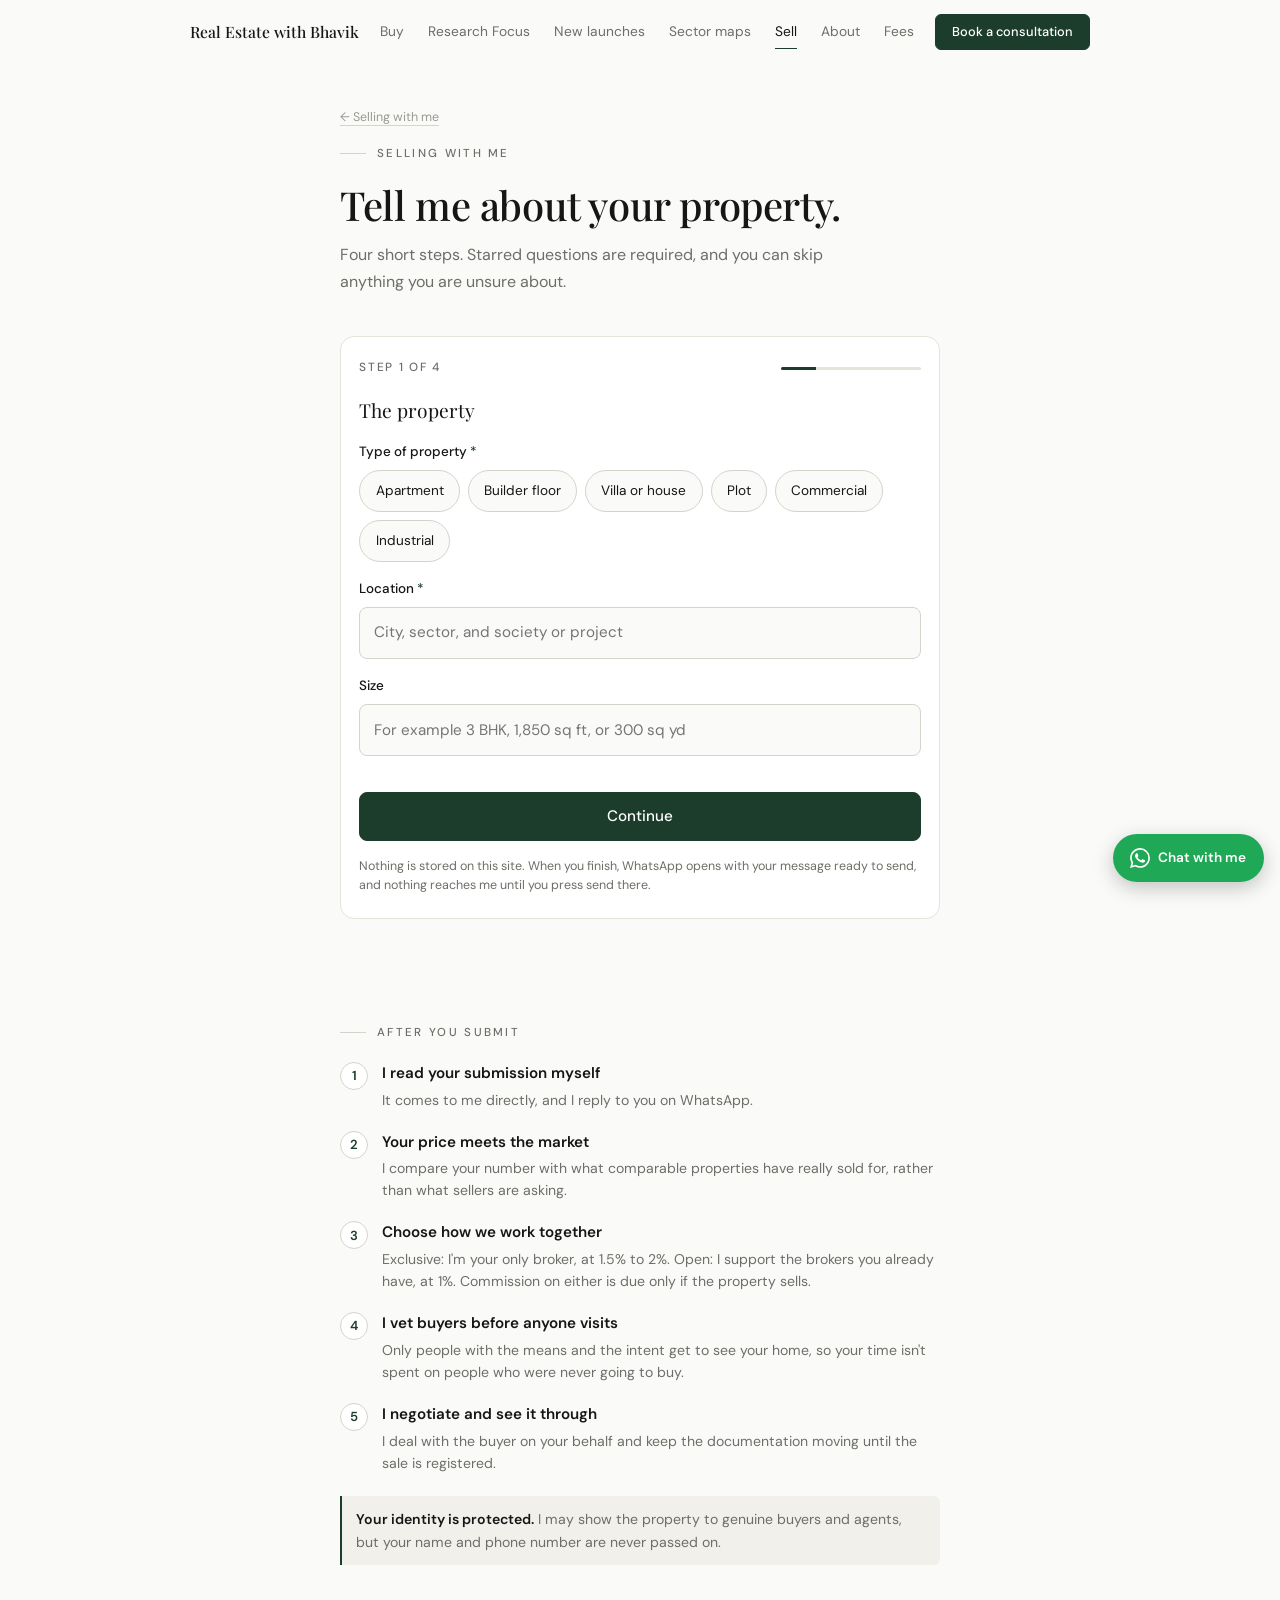
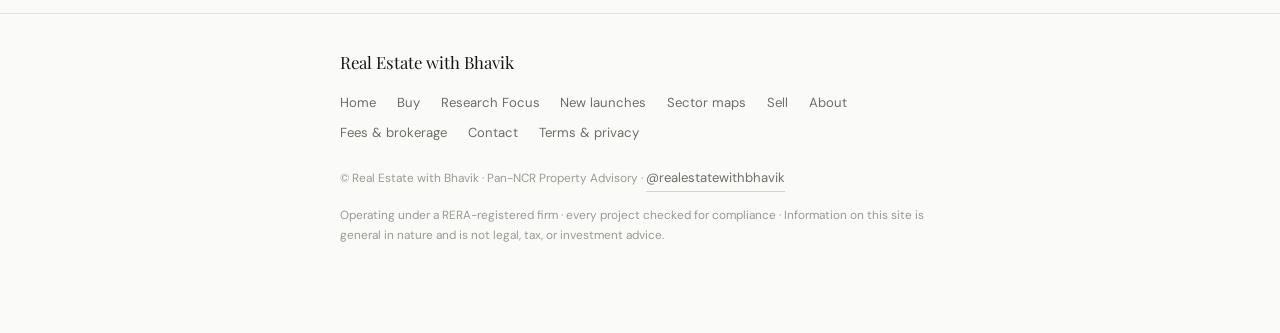
<file: sell.html>
<!DOCTYPE html>
<html lang="en">

<head>
  <meta charset="UTF-8">
  <meta name="viewport" content="width=device-width, initial-scale=1.0">
  <title>Tell me about your property · Real Estate with Bhavik</title>
  <meta name="description" content="Tell me about your NCR property in four short steps. I read every submission myself.">
  <link rel="canonical" href="https://www.realestatewithbhavik.com/sell.html">
  <meta property="og:title" content="Tell me about your property · Real Estate with Bhavik">
  <meta property="og:description" content="Tell me about your NCR property in four short steps. I read every submission myself.">
  <meta property="og:type" content="website">
  <meta property="og:url" content="https://www.realestatewithbhavik.com/sell.html">

  <link rel="preconnect" href="https://fonts.googleapis.com">
  <link rel="preconnect" href="https://fonts.gstatic.com" crossorigin>
  <link href="https://fonts.googleapis.com/css2?family=Playfair+Display:wght@400;500;600&family=DM+Sans:wght@300;400;500;600&display=swap" rel="stylesheet">
  <link rel="stylesheet" href="assets/style.css">
</head>

<body>

  <header id="nav">
    <div class="wrap nav-inner">
      <a href="index.html" class="nav-name">Real Estate with Bhavik</a>
      <nav class="nav-links" aria-label="Main">
        <a href="advisory.html">Buy</a>
        <a href="research.html">Research Focus</a>
        <a href="launches.html">New launches</a>
        <a href="https://maps.realestatewithbhavik.com/" data-goatcounter-click="nav-sector-maps">Sector maps</a>
        <a href="mandates.html" aria-current="page">Sell</a>
        <a href="about.html">About</a>
        <a href="fees.html">Fees</a>
      </nav>
      <div class="nav-right">
        <a class="btn btn-sm nav-cta" data-goatcounter-click="nav-consult" href="contact.html">Book a consultation</a>
        <details class="menu">
          <summary aria-label="Menu"><svg viewBox="0 0 24 24" fill="none" stroke="currentColor" stroke-width="2" stroke-linecap="round"><path d="M4 7h16M4 12h16M4 17h16"/></svg></summary>
          <nav class="menu-panel" aria-label="Menu">
          <a href="index.html">Home</a>
          <a href="advisory.html">Buy</a>
          <a href="research.html">Research Focus</a>
          <a href="launches.html">New launches</a>
          <a href="https://maps.realestatewithbhavik.com/" data-goatcounter-click="nav-sector-maps">Sector maps</a>
          <a href="mandates.html" aria-current="page">Sell</a>
          <a href="about.html">About</a>
          <a href="fees.html">Fees</a>
          <a href="contact.html">Contact</a>
          <a class="btn btn-sm" data-goatcounter-click="menu-consult" href="contact.html">Book a consultation</a>
          </nav>
        </details>
      </div>
    </div>
  </header>

  <main>
    <section class="page-head" style="padding-bottom:0;">
      <div class="wrap">
        <p class="crumb"><a href="mandates.html">← Selling with me</a></p>
        <div class="eyebrow">Selling with me</div>
        <h1 class="page-title">Tell me about your property.</h1>
        <p class="page-lede">Four short steps. Starred questions are required, and you can skip anything you are unsure about.</p>
      </div>
    </section>
    <section id="sellform-section" style="padding-top:1.4rem;">
      <div class="wrap">
        <div class="nojs-note">This form needs JavaScript. You can also just <a class="ig-link" style="margin:0;" href="https://wa.me/917011733205?text=Hi%20Bhavik%2C%20I%27d%20like%20to%20book%20a%20consultation%20about%20selling%20my%20property.%20Here%20are%20the%20details%3A" target="_blank" rel="noopener">message me on WhatsApp</a>.</div>
        <form class="wizard" id="sellform" data-wa="917011733205" data-intro="Hi Bhavik, I'd like to book a consultation about selling my property. Here are the details:" data-done="sellform-done" data-link="sellform-link" novalidate>
          <div class="wizard-top"><span class="wizard-step-label">Step 1 of 4</span><div class="wizard-bar"><i></i></div></div>
        <fieldset data-step="1">
          <legend>The property</legend>
          <div class="field" data-label="Property type" data-required>
            <div class="lab">Type of property <span class="req">*</span></div>
            <div class="chips"><label><input type="radio" name="stype" value="Apartment"><span>Apartment</span></label><label><input type="radio" name="stype" value="Builder floor"><span>Builder floor</span></label><label><input type="radio" name="stype" value="Villa or house"><span>Villa or house</span></label><label><input type="radio" name="stype" value="Plot"><span>Plot</span></label><label><input type="radio" name="stype" value="Commercial"><span>Commercial</span></label><label><input type="radio" name="stype" value="Industrial"><span>Industrial</span></label></div>
            <div class="err">Please choose one.</div>
          </div>
          <div class="field" data-label="Location" data-required>
            <label for="loc">Location <span class="req">*</span></label>
            <input type="text" id="loc" name="loc" placeholder="City, sector, and society or project" autocomplete="off">
            <div class="err">Please fill this in.</div>
          </div>
          <div class="field" data-label="Size">
            <label for="size">Size</label>
            <input type="text" id="size" name="size" placeholder="For example 3 BHK, 1,850 sq ft, or 300 sq yd" autocomplete="off">
            <div class="err">Please fill this in.</div>
          </div>
        </fieldset>
        <fieldset data-step="2">
          <legend>Price and status</legend>
          <div class="field" data-label="Expected price">
            <label for="price">Your expected price</label>
            <input type="text" id="price" name="price" placeholder="For example ₹3.2 Cr" autocomplete="off">
            <div class="err">Please fill this in.</div>
          </div>
          <div class="field" data-label="Status" data-required>
            <div class="lab">Who is in the property? <span class="req">*</span></div>
            <div class="chips"><label><input type="radio" name="status" value="I live in it"><span>I live in it</span></label><label><input type="radio" name="status" value="Tenanted"><span>Tenanted</span></label><label><input type="radio" name="status" value="Vacant"><span>Vacant</span></label></div>
            <div class="err">Please choose one.</div>
          </div>
          <div class="field" data-label="Papers">
            <div class="lab">Are the papers in order?</div>
            <div class="chips"><label><input type="radio" name="papers" value="Yes, title and papers are clear"><span>Yes, title and papers are clear</span></label><label><input type="radio" name="papers" value="Not sure"><span>Not sure</span></label><label><input type="radio" name="papers" value="There is an issue"><span>There is an issue</span></label></div>
            <div class="err">Please choose one.</div>
          </div>
        </fieldset>
        <fieldset data-step="3">
          <legend>How you would like to work</legend>
          <div class="field" data-label="Mandate" data-required>
            <div class="lab">Mandate <span class="req">*</span></div>
            <div class="chips"><label><input type="radio" name="mandate" value="Exclusive"><span>Exclusive</span></label><label><input type="radio" name="mandate" value="Open"><span>Open</span></label><label><input type="radio" name="mandate" value="Not sure yet"><span>Not sure yet</span></label></div>
            <div class="err">Please choose one.</div>
          </div>
          <div class="field" data-label="Timeline">
            <div class="lab">When do you want to sell?</div>
            <div class="chips"><label><input type="radio" name="swhen" value="Within a month"><span>Within a month</span></label><label><input type="radio" name="swhen" value="1 to 3 months"><span>1 to 3 months</span></label><label><input type="radio" name="swhen" value="3 to 6 months"><span>3 to 6 months</span></label><label><input type="radio" name="swhen" value="No rush"><span>No rush</span></label></div>
            <div class="err">Please choose one.</div>
          </div>
        </fieldset>
        <fieldset data-step="4">
          <legend>How to reach you</legend>
          <div class="field" data-label="Name" data-required>
            <label for="sname">Your name <span class="req">*</span></label>
            <input type="text" id="sname" name="sname" placeholder="" autocomplete="off">
            <div class="err">Please fill this in.</div>
          </div>
          <div class="field" data-label="WhatsApp" data-required data-phone>
            <label for="sphone">WhatsApp number <span class="req">*</span></label>
            <input type="tel" id="sphone" name="sphone" placeholder="+91 " autocomplete="tel">
            <div class="err">Please enter a valid number.</div>
          </div>
          <div class="field" data-label="Notes">
            <div class="lab">Anything else I should know?</div>
            <textarea name="snotes" id="snotes" rows="3"></textarea>
            <div class="err">Please fill this in.</div>
          </div>
        </fieldset>
          <div class="wizard-nav">
            <button type="button" class="btn btn-ghost" data-back hidden>Back</button>
            <button type="button" class="btn" data-next data-goatcounter-click="sellform-next">Continue</button>
          </div>
          <p class="wizard-note">Nothing is stored on this site. When you finish, WhatsApp opens with your message ready to send, and nothing reaches me until you press send there.</p>
        </form>
        <div class="wizard wizard-done" id="sellform-done" hidden>
          <h2>One more tap.</h2>
          <p>WhatsApp should have opened with your details written out. Press send there and I'll reply myself. If it didn't open, use the button below.</p>
          <a class="btn btn-wa" id="sellform-link" href="https://wa.me/917011733205?text=Hi%20Bhavik%2C%20I%27d%20like%20to%20book%20a%20consultation%20about%20selling%20my%20property.%20Here%20are%20the%20details%3A" target="_blank" rel="noopener">Open WhatsApp</a>
        </div>
      </div>
    </section>

    <section id="after">
      <div class="wrap reveal">
        <div class="eyebrow">After you submit</div>
        <ol class="steps">
          <li><div><strong>I read your submission myself</strong><span>It comes to me directly, and I reply to you on WhatsApp.</span></div></li>
          <li><div><strong>Your price meets the market</strong><span>I compare your number with what comparable properties have really sold for, rather than what sellers are asking.</span></div></li>
          <li><div><strong>Choose how we work together</strong><span>Exclusive: I'm your only broker, at 1.5% to 2%. Open: I support the brokers you already have, at 1%. Commission on either is due only if the property sells.</span></div></li>
          <li><div><strong>I vet buyers before anyone visits</strong><span>Only people with the means and the intent get to see your home, so your time isn't spent on people who were never going to buy.</span></div></li>
          <li><div><strong>I negotiate and see it through</strong><span>I deal with the buyer on your behalf and keep the documentation moving until the sale is registered.</span></div></li>
        </ol>
        <p class="stance-note"><strong>Your identity is protected.</strong> I may show the property to genuine buyers and agents, but your name and phone number are never passed on.</p>
      </div>
    </section>

  </main>

  <footer>
    <div class="wrap">
      <div class="foot-brand">Real Estate with Bhavik</div>
      <nav class="foot-nav" aria-label="Footer">
        <a href="index.html">Home</a>
        <a href="advisory.html">Buy</a>
        <a href="research.html">Research Focus</a>
        <a href="launches.html">New launches</a>
        <a href="https://maps.realestatewithbhavik.com/" data-goatcounter-click="nav-sector-maps">Sector maps</a>
        <a href="mandates.html">Sell</a>
        <a href="about.html">About</a>
        <a href="fees.html">Fees &amp; brokerage</a>
        <a href="contact.html">Contact</a>
        <a href="legal.html">Terms &amp; privacy</a>
      </nav>
      <p class="foot-line">© Real Estate with Bhavik · Pan-NCR Property Advisory · <a class="ig-link" style="margin:0;" href="https://instagram.com/realestatewithbhavik" target="_blank" rel="noopener">@realestatewithbhavik</a></p>
      <p class="foot-line">Operating under a RERA-registered firm · every project checked for compliance · Information on this site is general in nature and is not legal, tax, or investment advice.</p>
    </div>
  </footer>

  <a id="wa-fab" data-goatcounter-click="whatsapp-fab" href="https://wa.me/917011733205?text=Hi%20Bhavik%2C%20I%20have%20a%20question%20about%20buying%20in%20NCR." target="_blank" rel="noopener" aria-label="Chat with Bhavik on WhatsApp">
    <svg viewBox="0 0 24 24" fill="currentColor" aria-hidden="true"><path d="M17.472 14.382c-.297-.149-1.758-.867-2.03-.967-.273-.099-.471-.148-.67.15-.197.297-.767.966-.94 1.164-.173.199-.347.223-.644.075-.297-.15-1.255-.463-2.39-1.475-.883-.788-1.48-1.761-1.653-2.059-.173-.297-.018-.458.13-.606.134-.133.297-.347.446-.52.149-.174.198-.298.298-.497.099-.198.05-.371-.025-.52-.075-.149-.669-1.612-.916-2.207-.242-.579-.487-.5-.669-.51-.173-.008-.371-.01-.57-.01-.198 0-.52.074-.792.372-.272.297-1.04 1.016-1.04 2.479 0 1.462 1.065 2.875 1.213 3.074.149.198 2.096 3.2 5.077 4.487.709.306 1.262.489 1.694.625.712.227 1.36.195 1.871.118.571-.085 1.758-.719 2.006-1.413.248-.694.248-1.289.173-1.413-.074-.124-.272-.198-.57-.347m-5.421 7.403h-.004a9.87 9.87 0 0 1-5.031-1.378l-.361-.214-3.741.982.998-3.648-.235-.374a9.86 9.86 0 0 1-1.51-5.26c.001-5.45 4.436-9.884 9.888-9.884 2.64 0 5.122 1.03 6.988 2.898a9.825 9.825 0 0 1 2.893 6.994c-.003 5.45-4.437 9.884-9.885 9.884m8.413-18.297A11.815 11.815 0 0 0 12.05 0C5.495 0 .16 5.335.157 11.892c0 2.096.547 4.142 1.588 5.945L.057 24l6.305-1.654a11.882 11.882 0 0 0 5.683 1.448h.005c6.554 0 11.89-5.335 11.893-11.893a11.821 11.821 0 0 0-3.48-8.413Z"/></svg>
    <span>Chat with me</span>
  </a>

  <script src="assets/site.js"></script>
  <script data-goatcounter="https://realestatewithbhavik.goatcounter.com/count" async src="//gc.zgo.at/count.js"></script>

</body>

</html>
</file>
<file: assets/style.css>
/* ========================================================
       TOKENS
    ======================================================== */
    :root {
      --bg:           #FAFAF8;
      --bg-panel:     #F1F0EA;
      --surface:      #FFFFFF;
      --ink:          #161616;
      --muted:        #6E6E68;
      --muted-soft:   #9A9A93;
      --accent:       #1C3D2C;
      --accent-deep:  #142E20;
      --wa:           #1FA855;   /* WhatsApp green */
      --wa-deep:      #178A45;
      --line:         #E4E3DC;
      --line-strong:  #D5D4CC;

      --serif: 'Playfair Display', Georgia, serif;
      --sans:  'DM Sans', system-ui, -apple-system, sans-serif;

      --maxw: 640px;
      --pad:  1.25rem;
    }

    /* ========================================================
       RESET & BASE  (mobile-first)
    ======================================================== */
    *, *::before, *::after { box-sizing: border-box; margin: 0; padding: 0; }

    html { font-size: 16px; scroll-behavior: smooth; -webkit-text-size-adjust: 100%; }

    body {
      background: var(--bg);
      color: var(--ink);
      font-family: var(--sans);
      font-size: 15px;
      line-height: 1.65;
      overflow-x: hidden;
      -webkit-font-smoothing: antialiased;
    }

    a { color: inherit; text-decoration: none; }
    ::selection { background: rgba(28, 61, 44, 0.14); }
    :focus-visible { outline: 2px solid var(--accent); outline-offset: 3px; border-radius: 2px; }

    .wrap {
      width: 100%;
      max-width: var(--maxw);
      margin: 0 auto;
      padding-left: var(--pad);
      padding-right: var(--pad);
    }

    section { padding: 3rem 0; }

    .eyebrow {
      display: flex;
      align-items: center;
      gap: 0.7rem;
      font-size: 0.72rem;
      font-weight: 500;
      letter-spacing: 0.2em;
      text-transform: uppercase;
      color: var(--muted);
      margin-bottom: 1.2rem;
    }
    .eyebrow::before { content: ""; width: 26px; height: 1px; background: var(--line-strong); flex: none; }

    h1, h2, h3 { font-family: var(--serif); font-weight: 500; }
    p { color: var(--muted); }
    .ink { color: var(--ink); }
    .rule { height: 1px; background: var(--line); }

    /* ========================================================
       BUTTONS
    ======================================================== */
    .btn {
      display: inline-flex;
      align-items: center;
      justify-content: center;
      gap: 0.55rem;
      font-family: var(--sans);
      font-weight: 500;
      font-size: 0.95rem;
      line-height: 1;
      padding: 1rem 1.5rem;
      border-radius: 8px;
      border: 1px solid var(--accent);
      background: var(--accent);
      color: #FFFFFF;
      cursor: pointer;
      transition: background 0.25s ease, transform 0.15s ease;
    }
    .btn:hover { background: var(--accent-deep); }
    .btn:active { transform: translateY(1px); }

    .btn-wa { background: var(--wa); border-color: var(--wa); }
    .btn-wa:hover { background: var(--wa-deep); }

    .btn-ghost { background: transparent; color: var(--accent); border: 1px solid var(--accent); }
    .btn-ghost:hover { background: rgba(28, 61, 44, 0.06); }

    .btn-sm { padding: 0.65rem 1rem; font-size: 0.8rem; border-radius: 6px; }

    .btn-block { width: 100%; }
    @media (min-width: 540px) { .btn-block { width: auto; } }

    /* ========================================================
       NAV
    ======================================================== */
    #nav {
      position: sticky; top: 0; z-index: 100;
      background: transparent;
      border-bottom: 1px solid transparent;
      transition: background 0.3s ease, border-color 0.3s ease;
    }
    #nav .nav-inner {
      display: flex; align-items: center; justify-content: space-between; gap: 1rem;
      padding-top: 0.9rem; padding-bottom: 0.9rem;
    }
    #nav.scrolled { background: var(--bg); border-bottom: 1px solid var(--line); }
    .nav-name { font-family: var(--serif); font-weight: 500; font-size: 1rem; white-space: nowrap; }

    /* ========================================================
       HERO — identity in the first five seconds
    ======================================================== */
    #hero { padding-top: 2rem; padding-bottom: 2.75rem; }

    .id-row { display: flex; align-items: center; gap: 1rem; margin-bottom: 1.5rem; }
    .id-photo {
      width: 112px; height: 112px; border-radius: 50%;
      object-fit: cover; object-position: top;
      border: 3px solid var(--surface);
      box-shadow: 0 0 0 1px var(--line-strong), 0 6px 18px rgba(22, 22, 22, 0.12);
      flex: none;
    }
    .id-name { font-family: var(--serif); font-size: 1.45rem; color: var(--ink); line-height: 1.2; }
    .id-role { font-size: 0.85rem; color: var(--muted); margin-top: 0.2rem; }

    .cred-row { display: flex; flex-wrap: wrap; gap: 0.45rem; margin-bottom: 1.4rem; }
    .cred {
      display: inline-flex; align-items: center; gap: 0.4rem;
      font-size: 0.74rem; font-weight: 500; letter-spacing: 0.02em;
      color: var(--accent);
      background: rgba(28, 61, 44, 0.07);
      border-radius: 999px;
      padding: 0.35rem 0.75rem;
      line-height: 1.2;
    }

    .hero-title {
      font-size: clamp(1.9rem, 7.5vw, 2.7rem);
      line-height: 1.15;
      letter-spacing: -0.01em;
      margin-bottom: 1rem;
    }
    .hero-sub { font-size: 1rem; max-width: 38ch; margin-bottom: 1.6rem; }

    .hero-ctas { display: flex; flex-direction: column; gap: 0.7rem; margin-bottom: 1rem; }
    @media (min-width: 540px) { .hero-ctas { flex-direction: row; } }

    .hero-note { font-size: 0.76rem; color: var(--muted-soft); letter-spacing: 0.04em; }

    .assure {
      display: flex;
      align-items: flex-start;
      gap: 0.5rem;
      margin: 1rem 0 0.9rem;
      font-size: 0.87rem;
      font-weight: 500;
      color: var(--accent);
      line-height: 1.5;
    }
    .assure svg { width: 17px; height: 17px; flex: none; margin-top: 2px; }

    /* Stat strip */
    .stats {
      display: grid; grid-template-columns: repeat(3, 1fr); gap: 0.75rem;
      margin-top: 2rem;
      border-top: 1px solid var(--line);
      padding-top: 1.4rem;
    }
    .stat-num { font-family: var(--serif); font-size: 1.35rem; color: var(--ink); line-height: 1.2; }
    .stat-label { font-size: 0.72rem; color: var(--muted); letter-spacing: 0.03em; margin-top: 0.15rem; }

    /* ========================================================
       TWO JOURNEYS (comparison)
    ======================================================== */
    .vs-title-line {
      font-size: clamp(1.5rem, 5.5vw, 2rem);
      line-height: 1.22;
      letter-spacing: -0.01em;
      margin-bottom: 1.3rem;
    }
    .vs-grid { display: grid; grid-template-columns: 1fr; gap: 0.8rem; }
    @media (min-width: 620px) { .vs-grid { grid-template-columns: 1fr 1fr; } }

    .vs-col { border-radius: 12px; padding: 1.3rem 1.2rem; }
    .vs-col.plain { background: var(--surface); border: 1px solid var(--line); }
    .vs-col.mine { background: var(--accent); }

    .vs-col-title { font-weight: 600; font-size: 0.9rem; margin-bottom: 0.85rem; }
    .vs-col.plain .vs-col-title { color: var(--muted); }
    .vs-col.mine .vs-col-title { color: #FFFFFF; }

    .vs-list { list-style: none; }
    .vs-list li { display: flex; gap: 0.55rem; font-size: 0.85rem; line-height: 1.5; margin: 0.55rem 0; }
    .vs-list .mark { flex: none; width: 16px; height: 16px; margin-top: 2px; }
    .vs-col.plain li { color: var(--muted); }
    .vs-col.plain .mark { color: #B0403A; }
    .vs-col.mine li { color: rgba(255, 255, 255, 0.93); }
    .vs-col.mine .mark { color: #8FD6A8; }

    .closer { margin-top: 1.5rem; font-family: var(--serif); font-size: 1.15rem; color: var(--ink); line-height: 1.45; }

    /* The sieve: market funnel visual */
    .funnel { margin-top: 1.6rem; }
    .funnel-row {
      border-radius: 8px;
      padding: 0.55rem 0.9rem;
      margin: 0 auto;
      text-align: center;
      font-size: 0.8rem;
      font-weight: 500;
      line-height: 1.4;
    }
    .funnel-row.f1 { width: 100%; background: var(--bg-panel); color: var(--muted); border: 1px solid var(--line); }
    .funnel-row.f2 { width: 78%; min-width: 240px; background: #DCE7DF; color: var(--accent-deep); }
    .funnel-row.f3 { width: 56%; min-width: 210px; background: var(--accent); color: #FFFFFF; }
    .funnel-arrow { text-align: center; color: var(--muted-soft); font-size: 0.72rem; letter-spacing: 0.04em; padding: 0.4rem 0; }

    /* ========================================================
       SERVICE CARDS (visual grid)
    ======================================================== */
    .svc-grid { display: grid; grid-template-columns: 1fr 1fr; gap: 0.7rem; }
    @media (max-width: 379px) { .svc-grid { grid-template-columns: 1fr; } }

    .svc {
      background: var(--surface);
      border: 1px solid var(--line);
      border-radius: 10px;
      padding: 1.1rem 1rem;
    }
    .svc-icon {
      width: 34px; height: 34px;
      display: flex; align-items: center; justify-content: center;
      border-radius: 8px;
      background: rgba(28, 61, 44, 0.08);
      color: var(--accent);
      margin-bottom: 0.7rem;
    }
    .svc-icon svg { width: 18px; height: 18px; }
    .svc-title { font-weight: 600; font-size: 0.88rem; color: var(--ink); margin-bottom: 0.25rem; }
    .svc-desc { font-size: 0.8rem; line-height: 1.5; }

    .note-line { margin-top: 1.6rem; font-size: 0.95rem; line-height: 1.6; }

    /* ========================================================
       STANCE — why the fee sits where it does
    ======================================================== */
    .stance-lead {
      font-family: var(--serif); font-size: clamp(1.25rem, 5.4vw, 1.6rem);
      line-height: 1.32; color: var(--ink); max-width: 24ch; margin-bottom: 1.15rem;
    }
    .stance-body p { font-size: 0.95rem; line-height: 1.65; margin-bottom: 0.9rem; }
    .stance-body p:last-child { margin-bottom: 0; }
    .stance-body strong { color: var(--ink); font-weight: 600; }
    .stance-note {
      margin-top: 1.35rem; font-size: 0.88rem; line-height: 1.6;
      padding: 0.75rem 0.9rem; border-left: 2px solid var(--accent);
      background: var(--bg-panel); border-radius: 0 6px 6px 0;
    }
    .stance-note strong { color: var(--ink); font-weight: 600; }

    /* ========================================================
       PACKAGES
    ======================================================== */
    .cards { display: grid; grid-template-columns: 1fr; gap: 0.9rem; }
    @media (min-width: 620px) { .cards { grid-template-columns: 1fr 1fr; } .card.span-2 { grid-column: span 2; } }

    .card {
      background: var(--surface);
      border: 1px solid var(--line);
      border-radius: 12px;
      padding: 1.35rem 1.25rem;
    }
    .card.featured { border-color: var(--accent); box-shadow: 0 4px 22px rgba(28, 61, 44, 0.09); }

    .card-top { display: flex; align-items: center; justify-content: space-between; gap: 0.6rem; margin-bottom: 0.35rem; }
    .card-name { font-weight: 600; font-size: 0.95rem; color: var(--ink); }
    .badge {
      font-size: 0.62rem; font-weight: 600; letter-spacing: 0.08em; text-transform: uppercase;
      color: #FFF; background: var(--accent);
      border-radius: 999px; padding: 0.28rem 0.6rem; line-height: 1; white-space: nowrap;
    }
    .card-price { font-family: var(--serif); font-size: 1.6rem; color: var(--ink); margin-bottom: 0.2rem; }
    .card-price s { font-family: var(--sans); font-size: 1rem; color: var(--muted-soft); margin-right: 0.35rem; }
    .card-desc { font-size: 0.82rem; color: var(--muted); margin-bottom: 0.85rem; }

    .dash-list { list-style: none; }
    .dash-list li {
      position: relative; padding-left: 1.1rem;
      font-size: 0.84rem; color: var(--muted); margin: 0.4rem 0; line-height: 1.5;
    }
    .dash-list li::before {
      content: ""; position: absolute; left: 0; top: 0.68em;
      width: 6px; height: 1px; background: var(--accent);
    }

    .card .btn { margin-top: 1rem; width: 100%; }
    .cards-note { margin-top: 1.2rem; font-size: 0.82rem; line-height: 1.6; }
    .cards-intro {
      font-size: 0.85rem; line-height: 1.6; margin: 0 0 1.1rem;
      padding: 0.7rem 0.9rem; border-left: 2px solid var(--accent);
      background: var(--bg-panel); border-radius: 0 6px 6px 0;
    }
    .cards-intro strong { color: var(--ink); font-weight: 600; }

    /* ========================================================
       PROCESS
    ======================================================== */
    .timeline { display: flex; flex-direction: column; }
    .step { display: flex; gap: 1rem; }
    .step-rail { display: flex; flex-direction: column; align-items: center; flex: none; }
    .step-num {
      width: 30px; height: 30px; border-radius: 50%;
      display: flex; align-items: center; justify-content: center;
      font-size: 0.8rem; font-weight: 600;
      color: var(--accent); border: 1px solid var(--accent);
      background: var(--surface); flex: none;
    }
    .connector { width: 1px; flex: 1; background: var(--line-strong); margin: 4px 0; }
    .step-body { padding-bottom: 1.5rem; }
    .step-title { font-weight: 600; font-size: 0.92rem; color: var(--ink); margin-top: 0.3rem; margin-bottom: 0.25rem; }
    .step-body p { font-size: 0.85rem; line-height: 1.55; }

    /* ========================================================
       WHY ME
    ======================================================== */
    .why-list li { font-size: 0.88rem; }

    /* ========================================================
       TESTIMONIALS
    ======================================================== */
    .t-grid { display: grid; grid-template-columns: 1fr; gap: 0.8rem; }
    @media (min-width: 620px) { .t-grid { grid-template-columns: 1fr 1fr; } }

    .t-card {
      background: var(--surface);
      border: 1px solid var(--line);
      border-radius: 10px;
      padding: 1.15rem 1.1rem;
    }
    .t-head { display: flex; align-items: center; gap: 0.65rem; margin-bottom: 0.7rem; }
    .t-avatar {
      width: 38px; height: 38px; border-radius: 50%; flex: none;
      background: rgba(28, 61, 44, 0.09); color: var(--accent);
      display: flex; align-items: center; justify-content: center;
      font-weight: 600; font-size: 0.78rem; letter-spacing: 0.02em;
    }
    .t-avatar svg { width: 18px; height: 18px; }
    .t-stars { color: var(--accent); font-size: 0.68rem; letter-spacing: 0.12em; }
    .t-quote { font-size: 0.88rem; color: var(--ink); line-height: 1.55; }
    .t-who { font-size: 0.78rem; color: var(--muted); }
    .t-who strong { color: var(--ink); font-weight: 600; }

    /* ========================================================
       SELL / SAMPLE / FAQ / FINAL
    ======================================================== */
    .panel {
      background: var(--bg-panel);
      border: 1px solid var(--line);
      border-radius: 12px;
      padding: 1.4rem 1.25rem;
    }
    .panel strong { font-family: var(--serif); font-weight: 500; font-size: 1.05rem; color: var(--ink); display: block; margin-bottom: 0.4rem; }
    .panel p { font-size: 0.87rem; margin-bottom: 1rem; }

    .panel-flex { display: flex; flex-direction: column; gap: 1.3rem; }
    @media (min-width: 620px) {
      .panel-flex { flex-direction: row; align-items: center; }
      .panel-flex > div:first-child { flex: 1; }
    }

    /* Miniature buyer's report mockup */
    .report-mock {
      flex: none;
      width: 200px;
      margin: 0 auto;
      background: var(--surface);
      border: 1px solid var(--line-strong);
      border-radius: 10px;
      padding: 0.9rem;
      box-shadow: 0 10px 24px rgba(22, 22, 22, 0.08);
    }
    .rm-head {
      font-size: 0.6rem; font-weight: 600; letter-spacing: 0.08em; text-transform: uppercase;
      color: var(--accent);
      border-bottom: 1px solid var(--line);
      padding-bottom: 0.5rem; margin-bottom: 0.6rem;
    }
    .rm-line { height: 6px; border-radius: 3px; background: var(--bg-panel); margin: 0.45rem 0; }
    .rm-line.w85 { width: 85%; } .rm-line.w72 { width: 72%; } .rm-line.w60 { width: 60%; }
    .rm-bars { display: flex; gap: 6px; align-items: flex-end; height: 46px; margin: 0.7rem 0; }
    .rm-bar { flex: 1; background: #DCE7DF; border-radius: 3px 3px 0 0; }
    .rm-bar.hot { background: var(--accent); }
    .rm-verdict {
      display: inline-block;
      font-size: 0.58rem; font-weight: 600; letter-spacing: 0.06em; text-transform: uppercase;
      color: var(--accent); border: 1px solid var(--accent);
      border-radius: 999px; padding: 0.28rem 0.55rem; margin-top: 0.2rem;
    }

    .faq details { border-bottom: 1px solid var(--line); }
    .faq summary {
      cursor: pointer; list-style: none;
      display: flex; align-items: center; justify-content: space-between; gap: 1rem;
      padding: 0.95rem 0;
      font-weight: 500; font-size: 0.92rem; color: var(--ink);
    }
    .faq summary::-webkit-details-marker { display: none; }
    .faq summary::after { content: "+"; color: var(--muted-soft); font-size: 1.1rem; flex: none; }
    .faq details[open] summary::after { content: "−"; }
    .faq details p { font-size: 0.86rem; padding-bottom: 1rem; line-height: 1.6; }

    #final { text-align: left; }
    .final-title { font-size: clamp(1.6rem, 6vw, 2.2rem); line-height: 1.2; margin-bottom: 0.8rem; }
    .final-sub { font-size: 0.95rem; margin-bottom: 1.5rem; max-width: 42ch; }

    /* WhatsApp conversation preview */
    .chat { max-width: 420px; display: flex; flex-direction: column; gap: 0.5rem; margin-bottom: 1.6rem; }
    .bubble {
      max-width: 86%;
      padding: 0.65rem 0.9rem;
      border-radius: 12px;
      font-size: 0.85rem;
      line-height: 1.45;
      color: var(--ink);
    }
    .bubble.you { align-self: flex-end; background: #DCF3E3; border-bottom-right-radius: 4px; }
    .bubble.me { align-self: flex-start; background: var(--surface); border: 1px solid var(--line); border-bottom-left-radius: 4px; }
    .ig-link { display: inline-block; margin-top: 1.2rem; font-size: 0.82rem; color: var(--muted); border-bottom: 1px solid var(--line-strong); padding-bottom: 2px; }
    .ig-link:hover { color: var(--ink); }

    /* ========================================================
       FLOATING WHATSAPP BUTTON
    ======================================================== */
    #wa-fab {
      position: fixed; right: 1rem; bottom: 1.1rem; z-index: 200;
      display: flex; align-items: center; gap: 0.5rem;
      background: var(--wa); color: #FFF;
      border-radius: 999px;
      padding: 0.8rem 1.1rem;
      font-size: 0.85rem; font-weight: 600;
      box-shadow: 0 6px 20px rgba(0, 0, 0, 0.22);
      transition: transform 0.15s ease, background 0.2s ease;
    }
    #wa-fab:hover { background: var(--wa-deep); transform: translateY(-2px); }
    #wa-fab svg { width: 20px; height: 20px; flex: none; }

    /* ========================================================
       FOOTER
    ======================================================== */
    footer { border-top: 1px solid var(--line); padding: 2.2rem 0 5.5rem; }
    .legal details { margin-bottom: 0.6rem; }
    .legal summary { cursor: pointer; font-size: 0.78rem; color: var(--muted); }
    .legal-body p { font-size: 0.76rem; margin: 0.45rem 0; line-height: 1.55; }
    .legal-body p.legal-effective { font-style: italic; color: var(--muted-soft); margin-bottom: 0.7rem; }
    .foot-line { font-size: 0.74rem; color: var(--muted-soft); margin-top: 0.9rem; }

    /* ========================================================
       REVEAL
    ======================================================== */
    .reveal { opacity: 0; transform: translateY(14px); transition: opacity 0.6s ease, transform 0.6s ease; }
    .reveal.in { opacity: 1; transform: none; }
    @media (prefers-reduced-motion: reduce) { .reveal { opacity: 1; transform: none; transition: none; } }


/* ==========================================================
   MULTI-PAGE ADDITIONS
========================================================== */
section[id] { scroll-margin-top: 4.5rem; }
[hidden] { display: none !important; }

/* ---- header: brand, inline links (wide), menu (narrow), CTA ---- */
#nav .nav-inner { max-width: 940px; }
.nav-name { font-size: 0.98rem; }
.nav-links { display: none; align-items: center; gap: 1.5rem; font-size: 0.86rem; color: var(--muted); }
.nav-links a { padding: 0.3rem 0; border-bottom: 1px solid transparent; }
.nav-links a:hover { color: var(--ink); }
.nav-links a[aria-current="page"] { color: var(--ink); border-bottom-color: var(--accent); }
.nav-right { display: flex; align-items: center; gap: 0.7rem; }
.nav-cta { display: none; }
.menu { position: relative; }
.menu summary {
  list-style: none; cursor: pointer; width: 42px; height: 42px;
  display: flex; align-items: center; justify-content: center;
  border: 1px solid var(--line-strong); border-radius: 8px; background: var(--surface);
}
.menu summary::-webkit-details-marker { display: none; }
.menu summary svg { width: 18px; height: 18px; }
.menu-panel {
  position: absolute; right: 0; top: calc(100% + 8px); min-width: 240px;
  background: var(--surface); border: 1px solid var(--line); border-radius: 12px;
  padding: 0.5rem; box-shadow: 0 12px 32px rgba(0,0,0,0.09);
  display: flex; flex-direction: column;
}
.menu-panel a { padding: 0.72rem 0.85rem; border-radius: 8px; font-size: 0.95rem; color: var(--ink); }
.menu-panel a:hover { background: var(--bg-panel); }
.menu-panel a[aria-current="page"] { background: var(--bg-panel); font-weight: 500; }
.menu-panel .btn { margin-top: 0.4rem; color: #fff; justify-content: center; }
.menu-panel .btn:hover { background: var(--accent-deep); }
@media (min-width: 480px) { .nav-cta { display: inline-flex; } .menu-panel .btn { display: none; } }
@media (min-width: 940px) { .nav-links { display: flex; } .menu { display: none; } }

/* ---- inner page heading ---- */
.page-head { padding: 2.6rem 0 0.6rem; }
.page-title { font-size: clamp(1.7rem, 6.6vw, 2.5rem); line-height: 1.15; letter-spacing: -0.01em; margin-bottom: 0.9rem; }
.page-lede { font-size: 1rem; max-width: 46ch; }
.crumb { font-size: 0.78rem; color: var(--muted-soft); margin-bottom: 1rem; }
.crumb a { border-bottom: 1px solid var(--line-strong); }
.crumb a:hover { color: var(--ink); }

/* ---- home: three short blocks ---- */
.home-block { padding: 2rem 0; border-top: 1px solid var(--line); }
.home-block h2 { font-size: 1.35rem; line-height: 1.25; margin-bottom: 0.6rem; color: var(--ink); }
.home-block p { font-size: 0.95rem; line-height: 1.65; }
.hero-quiet { font-size: 0.86rem; line-height: 1.6; margin: 0.2rem 0 1.3rem; max-width: 46ch; }

/* ---- price cards (Standard Practice) ---- */
.who { font-size: 0.8rem; font-weight: 500; color: var(--accent); margin-bottom: 0.35rem; letter-spacing: 0.01em; }
.card-price small { font-family: var(--sans); font-size: 0.8rem; color: var(--muted); margin-left: 0.3rem; }
.addon-grid { display: grid; grid-template-columns: 1fr; gap: 0.9rem; }
@media (min-width: 620px) { .addon-grid { grid-template-columns: 1fr 1fr; } }
.addon { background: var(--surface); border: 1px solid var(--line); border-radius: 12px; padding: 1.15rem 1.15rem 1.2rem; }
.addon .card-price { font-size: 1.35rem; }

/* ---- cross-link block ---- */
.link-card {
  display: block; background: var(--bg-panel); border: 1px solid var(--line);
  border-radius: 12px; padding: 1.3rem 1.2rem; transition: border-color 0.2s ease;
}
.link-card:hover { border-color: var(--accent); }
.link-card strong { display: block; font-family: var(--serif); font-weight: 500; font-size: 1.1rem; color: var(--ink); margin-bottom: 0.35rem; }
.link-card p { font-size: 0.87rem; margin-bottom: 0.7rem; }
.link-card span { font-size: 0.8rem; font-weight: 600; color: var(--accent); }
.cta-row { display: flex; flex-direction: column; gap: 0.7rem; margin-top: 1.4rem; }
@media (min-width: 540px) { .cta-row { flex-direction: row; } }

/* ---- two-way choice (contact) ---- */
.choice-grid { display: grid; grid-template-columns: 1fr; gap: 0.9rem; margin: 1.2rem 0; }
@media (min-width: 620px) { .choice-grid { grid-template-columns: 1fr 1fr; } }
.choice-card { display: block; background: var(--surface); border: 1px solid var(--line); border-radius: 12px; padding: 1.25rem 1.15rem; transition: border-color 0.2s ease; }
.choice-card:hover { border-color: var(--accent); }
.choice-card .fork-name, .choice-name { font-family: var(--serif); font-size: 1.3rem; color: var(--ink); line-height: 1.25; margin-bottom: 0.4rem; }
.choice-card p { font-size: 0.85rem; line-height: 1.55; margin-bottom: 0.8rem; }
.choice-card span { font-size: 0.8rem; font-weight: 600; color: var(--accent); }

/* ---- enquiry forms ---- */
.wizard { background: var(--surface); border: 1px solid var(--line); border-radius: 14px; padding: 1.3rem 1.15rem 1.4rem; margin: 1.2rem 0 0.5rem; }
.wizard-top { display: flex; align-items: center; justify-content: space-between; gap: 1rem; margin-bottom: 1.1rem; }
.wizard-step-label { font-size: 0.74rem; font-weight: 500; letter-spacing: 0.14em; text-transform: uppercase; color: var(--muted); }
.wizard-bar { height: 3px; background: var(--line); border-radius: 3px; flex: 1; max-width: 140px; overflow: hidden; }
.wizard-bar i { display: block; height: 100%; width: 25%; background: var(--accent); transition: width 0.3s ease; }
.wizard fieldset { border: 0; min-width: 0; }
.wizard legend { font-family: var(--serif); font-size: 1.2rem; color: var(--ink); margin-bottom: 0.9rem; padding: 0; }
.wizard .hint { font-size: 0.8rem; margin: -0.5rem 0 1rem; }
.field { margin-bottom: 1rem; }
.field > label, .field > .lab { display: block; font-size: 0.84rem; font-weight: 500; color: var(--ink); margin-bottom: 0.4rem; }
.field .req { color: var(--accent); }
.field input[type="text"], .field input[type="tel"], .field textarea, .field select {
  width: 100%; font: inherit; font-size: 0.95rem; color: var(--ink);
  background: var(--bg); border: 1px solid var(--line-strong); border-radius: 8px; padding: 0.8rem 0.85rem;
  -webkit-appearance: none; appearance: none;
}
.field select { background-image: linear-gradient(45deg, transparent 50%, var(--muted) 50%), linear-gradient(135deg, var(--muted) 50%, transparent 50%); background-position: calc(100% - 18px) 55%, calc(100% - 12px) 55%; background-size: 6px 6px; background-repeat: no-repeat; padding-right: 2rem; }
.field textarea { min-height: 88px; resize: vertical; }
.field input:focus, .field textarea:focus, .field select:focus { outline: 2px solid rgba(28,61,44,0.35); outline-offset: 1px; border-color: var(--accent); }
.chips { display: flex; flex-wrap: wrap; gap: 0.5rem; }
.chips label { position: relative; cursor: pointer; margin: 0; }
.chips input { position: absolute; opacity: 0; inset: 0; width: 100%; height: 100%; cursor: pointer; }
.chips span { display: inline-block; font-size: 0.85rem; color: var(--ink); background: var(--bg); border: 1px solid var(--line-strong); border-radius: 999px; padding: 0.55rem 0.95rem; transition: all 0.15s ease; }
.chips input:checked + span { background: var(--accent); border-color: var(--accent); color: #fff; }
.chips input:focus-visible + span { outline: 2px solid rgba(28,61,44,0.45); outline-offset: 2px; }
.field.invalid input, .field.invalid select, .field.invalid textarea { border-color: #B3402F; }
.field .err { display: none; font-size: 0.78rem; color: #B3402F; margin-top: 0.35rem; }
.field.invalid .err { display: block; }
.wizard-nav { display: flex; gap: 0.7rem; margin-top: 1.2rem; }
.wizard-nav .btn { flex: 1; }
.wizard-note { font-size: 0.78rem; line-height: 1.55; margin-top: 1rem; }
.wizard-done { text-align: left; }
.wizard-done h2 { font-size: 1.3rem; margin-bottom: 0.5rem; color: var(--ink); }
.wizard-done p { font-size: 0.92rem; margin-bottom: 1rem; }
.js .wizard fieldset[data-step] { display: none; }
.js .wizard fieldset[data-step].on { display: block; }
.nojs-note { font-size: 0.85rem; padding: 0.8rem 0.9rem; background: var(--bg-panel); border-radius: 8px; margin-bottom: 1rem; }
.js .nojs-note { display: none; }

/* ---- numbered steps (reuses .timeline look, simpler) ---- */
.steps { list-style: none; counter-reset: s; margin-top: 0.6rem; }
.steps li { counter-increment: s; display: flex; gap: 0.9rem; margin-bottom: 1.15rem; }
.steps li::before {
  content: counter(s); flex: none; width: 28px; height: 28px; border-radius: 50%;
  border: 1px solid var(--line-strong); background: var(--surface); color: var(--accent);
  display: flex; align-items: center; justify-content: center; font-size: 0.82rem; font-weight: 600; margin-top: 1px;
}
.steps strong { display: block; color: var(--ink); font-weight: 600; font-size: 0.95rem; margin-bottom: 0.15rem; }
.steps span { font-size: 0.88rem; line-height: 1.6; color: var(--muted); display: block; }

/* ---- footer navigation ---- */
.foot-nav { display: flex; flex-wrap: wrap; gap: 0.5rem 1.3rem; font-size: 0.82rem; margin-bottom: 1.4rem; }
.foot-nav a { color: var(--muted); border-bottom: 1px solid transparent; }
.foot-nav a:hover { color: var(--ink); border-bottom-color: var(--line-strong); }
.foot-brand { font-family: var(--serif); font-size: 1.05rem; color: var(--ink); margin-bottom: 0.9rem; }
.legal-page h2 { font-size: 1.25rem; margin: 2rem 0 0.7rem; color: var(--ink); }
.legal-page p { font-size: 0.88rem; line-height: 1.65; margin: 0.6rem 0; }
.legal-page .legal-effective { font-style: italic; color: var(--muted-soft); }
</file>
